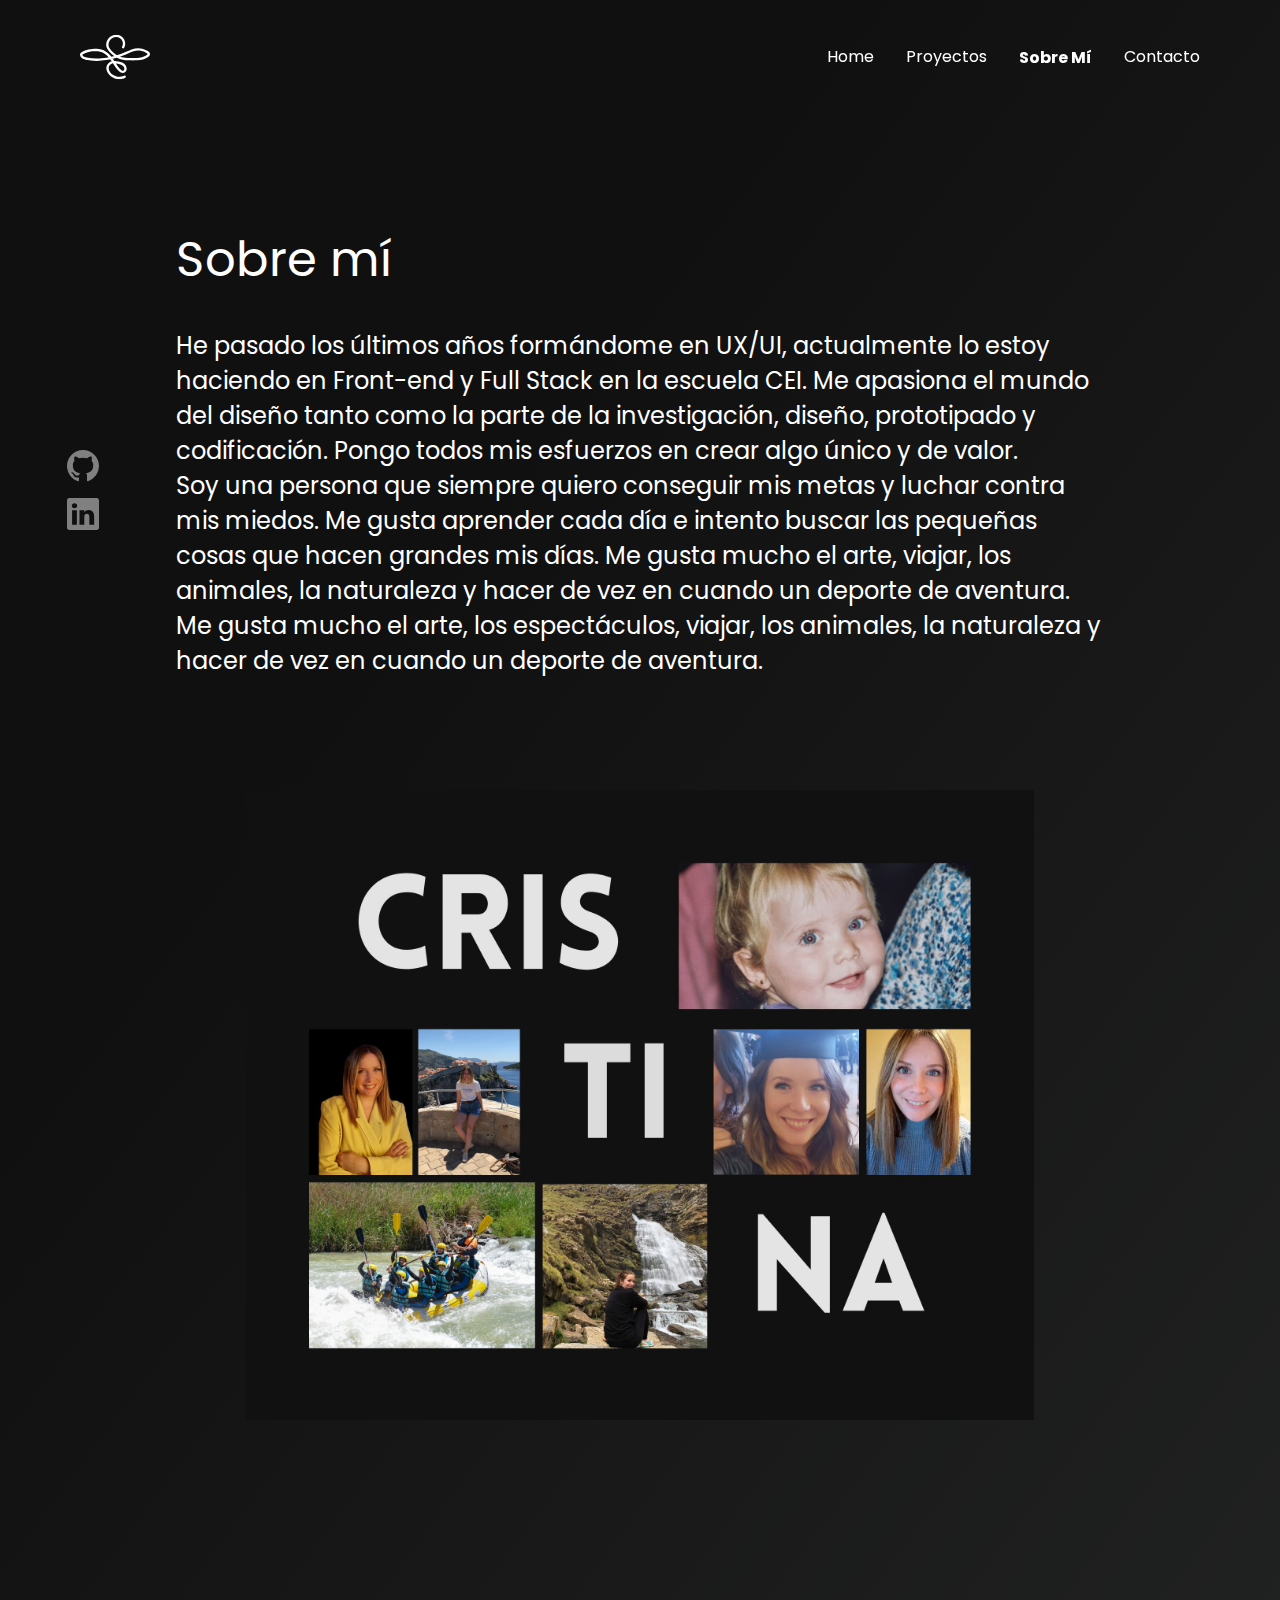
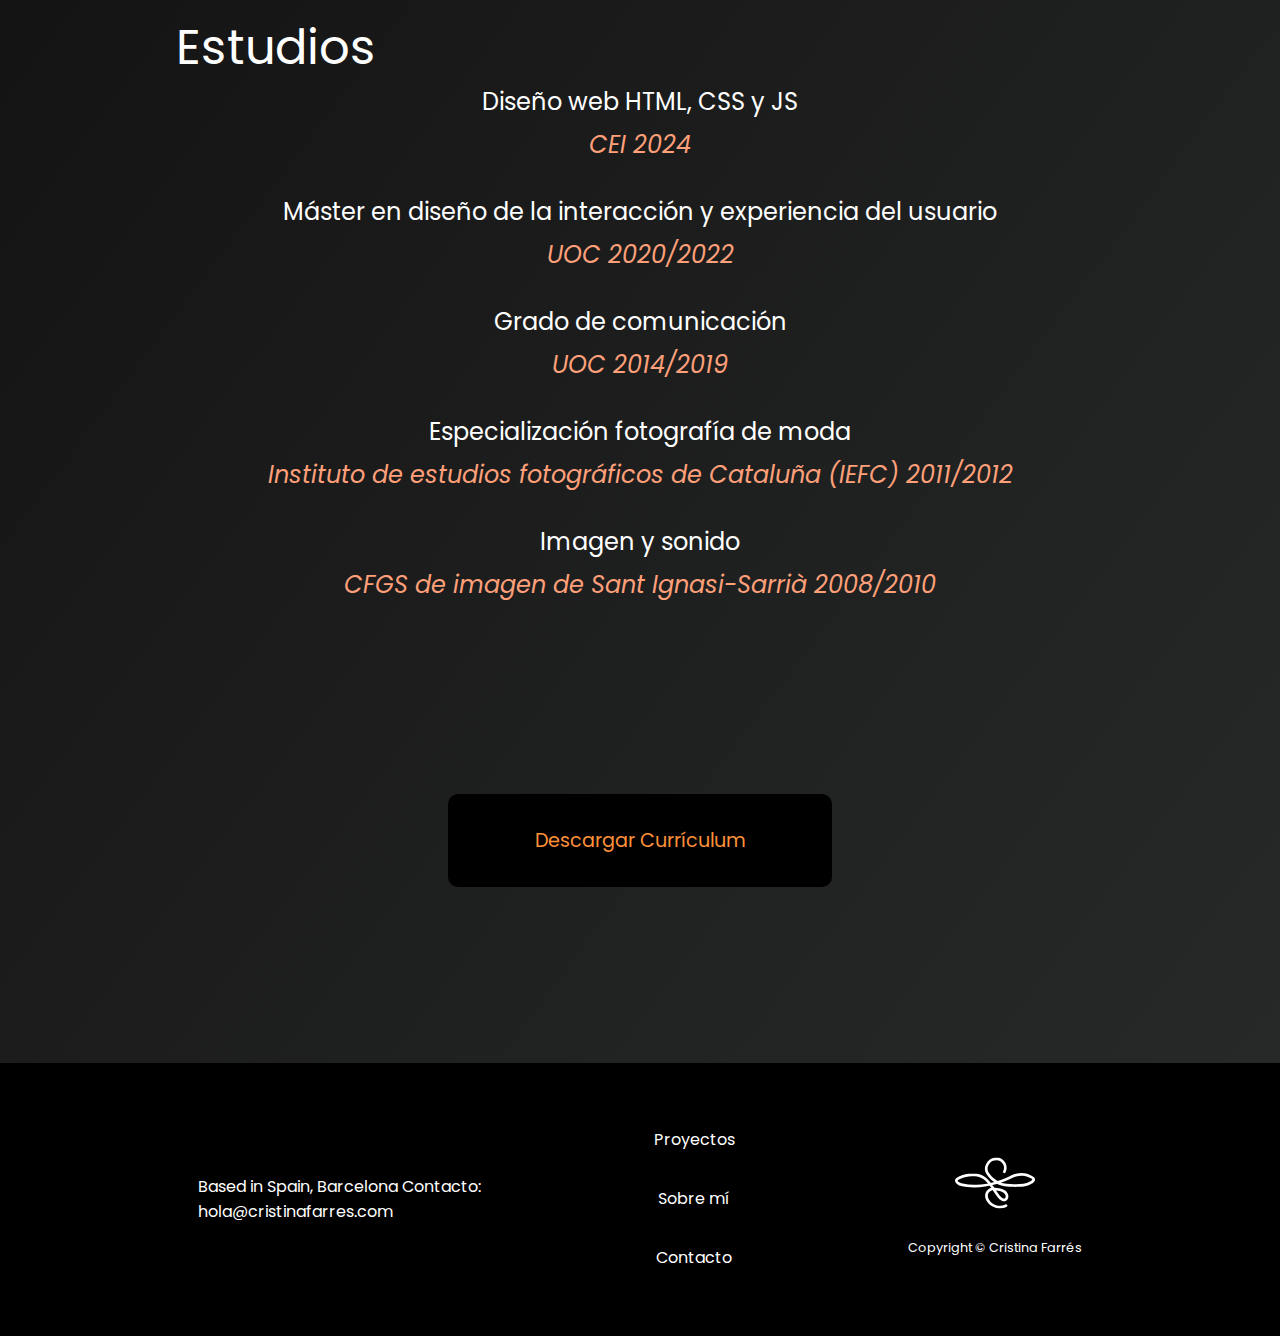
<file: about.html>
<!DOCTYPE html>
<html lang="en">

<head>
    <meta charset="UTF-8">
    <meta name="viewport" content="width=device-width, initial-scale=1.0">
    <!-- Primary Meta Tags -->
    <title>Cristina Farrés About</title>
    <meta name="title" content="Cristina Farrés About" />
    <meta name="description" content="Cristina Farrés Front-end developer and UX/UI designer. Studies and skills." />

    <!-- Open Graph / Facebook -->
    <meta property="og:type" content="website" />
    <meta property="og:url" content="https://cristinafarres.com/about.html" />
    <meta property="og:title" content="Cristina Farrés About" />
    <meta property="og:description"
        content="Cristina Farrés Front-end developer and UX/UI designer. Studies and skills." />
    <meta property="og:image" content="https://metatags.io/images/meta-tags.png" />

    <!-- Twitter -->
    <meta property="twitter:card" content="summary_large_image" />
    <meta property="twitter:url" content="https://cristinafarres.com/about.html" />
    <meta property="twitter:title" content="Cristina Farrés About" />
    <meta property="twitter:description"
        content="Cristina Farrés Front-end developer and UX/UI designer. Studies and skills." />
    <meta property="twitter:image" content="https://metatags.io/images/meta-tags.png" />

    <!-- Meta Tags Generated with https://metatags.io -->
    <link rel="stylesheet" href="css/global.css">
    <link rel="stylesheet" href="css/about.css">

    <script src="js/global.js" defer></script>
    <!-- Fuente -->
    <link rel="preconnect" href="https://fonts.googleapis.com">
    <link rel="preconnect" href="https://fonts.gstatic.com" crossorigin>
    <link
        href="https://fonts.googleapis.com/css2?family=Pacifico&family=Poppins:ital,wght@0,100;0,200;0,300;0,400;0,500;0,600;0,700;0,800;0,900;1,100;1,200;1,300;1,400;1,500;1,600;1,700;1,800;1,900&display=swap"
        rel="stylesheet">
    <!-- Añadir logo en la pagina -->
    <link rel="icon" type="image/png" href="assets/logo.png">

</head>

<body>

    <!-- Header común en todos los html -->

    <header class="Header">
        <h1 class="Header-h1">
            <span class="Header-span">Cristina Farrés</span>
            <a href="index.html" class="Header-a" title="ir al home">
                <svg class="Header-logo" xmlns="http://www.w3.org/2000/svg" width="16" height="16" fill="currentColor"
                    viewBox="0 0 149.09 94.79">
                    <use xlink:href="#logo-svg"></use>
                </svg>

            </a>
        </h1>
        <button class="Header-btn" title="ir a menú navegación apto móvil">
            <svg class="Header-svg" xmlns="http://www.w3.org/2000/svg" width="16" height="16" fill="currentColor"
                viewBox="0 0 16 16">
                <use xlink:href="#Header-svg"></use>
            </svg>
        </button>
        <nav class="Nav">
            <ul class="Nav-ul">
                <li class="Nav-li">
                    <a href="index.html" title="ir a la página de inicio" class="Nav-a">home</a>
                </li>
                <li class="Nav-li">
                    <a href="proyectos.html" title="ir a proyectos" class="Nav-a">proyectos</a>
                </li>
                <li class="Nav-li">
                    <a href="about.html" title="ir a sobre mí" class="Nav-a--isActive">sobre mí</a>
                </li>
                <li class="Nav-li">
                    <a href="contact.html" title="ir a contacto" class="Nav-a">contacto</a>
                </li>
                <li class="Nav-li">
                    <a href="https://github.com/ctyna" title="ir a github" target="_blank" rel="noreferrer"
                        class="Nav-a">github</a>
                </li>
                <li class="Nav-li">
                    <a href="https://www.linkedin.com/in/cristinafarresestragues/" title="ir a linkedin"
                        class="Nav-a">Linkedin</a>
                </li>

            </ul>

        </nav>
    </header>

    <!-- Enlace permanente en todas las páginas a mis redes sociales en el lateral izquierdo del body -->
    <div class="Redes">
        <a href="https://github.com/ctyna" title="ir a github" target="_blank" rel="noreferrer" class="Redes-a">
            <svg class="Red-svg" xmlns="http://www.w3.org/2000/svg" width="16" height="16" fill="currentColor"
                viewBox="0 0 16 16">
                <use xlink:href="#Github-svg"></use>
            </svg>
        </a>

        <a href="https://www.linkedin.com/in/cristinafarresestragues/" class="Redes-a" title="ir a linkedin"
            target="_blank" rel="noreferrer">
            <svg class="Red-svg" xmlns="http://www.w3.org/2000/svg" width="16" height="16" fill="currentColor"
                viewBox="0 0 16 16">
                <use xlink:href="#Linkedin-svg"></use>
            </svg>
        </a>

    </div>
    <main>
        <!-- Explicación un sobre mí -->
        <div class="Main-wrapper">
            <section class="About">

                <div class="About-wrapper">

                    <section class="About-text">

                        <h2 class="About-h2">Sobre mí </h2>
                        <p class="About-p"> He pasado los últimos años formándome en UX/UI, actualmente lo estoy haciendo en Front-end y Full Stack en la escuela CEI.
                            Me apasiona el mundo del diseño tanto como la parte de la investigación, diseño, prototipado y codificación. Pongo todos mis esfuerzos en crear 
                            algo único y de valor. 
                        </p>
                        <p class="About-p">Soy una persona  que siempre quiero conseguir mis metas y luchar contra
                            mis miedos. Me gusta aprender cada día e intento buscar las pequeñas cosas
                            que hacen grandes mis días. Me gusta mucho el arte, viajar, los animales, la naturaleza y hacer de vez en cuando un deporte de aventura. 
                        </p>
                        <p class="About-p"> Me gusta mucho el arte, los espectáculos, viajar, los animales, la naturaleza y hacer de vez en cuando un deporte de aventura. 
                        </p>
                    </section>
                    <div class="About-asset">

                        <img src="assets/collage.jpg" alt="fotografías Cristina Farrés collage"
                            title="fotografías con un collage" width="2000" height="1600" class="About-img" loading="lazy">
                    </div>
                </div>
            </section>
<!-- La formación que tengo -->
            <div class="Formacion">
                <h2 class="Formacion-h2">Estudios</h2>
                <ul class="Formacion-ul">  
                    <li class="Formacion-li">
                        Diseño web HTML, CSS y JS 
                        <span class="Formacion-span">CEI 2024</span>
                    </li>
                    
                    <li class="Formacion-li">
                        Máster en diseño de la interacción y
                        experiencia del usuario 
                        <span class="Formacion-span"> 
                            UOC 2020/2022 </span>
                    </li>  
                     <li class="Formacion-li">
                        Grado de comunicación
                        <span class="Formacion-span">
                            UOC 2014/2019 </span>
                    </li>
                  
                    <li class="Formacion-li">
                      Especialización fotografía de moda  
                        <span class="Formacion-span"> Instituto de estudios fotográficos de Cataluña (IEFC)
                            2011/2012 </span>
                    </li> 
                     <li class="Formacion-li">
                       Imagen y sonido  
                        <span class="Formacion-span">CFGS de imagen de Sant Ignasi-Sarrià
                            2008/2010 </span>
                    </li>
                 
                  

                </ul>

            </div>

        </div>
<!-- Parte para descargar mi currículum -->
        <div class="Main-btn">
            <a class="Main-a" href="assets/CVCristinaFarrés.pdf" download="CVCristinaFarrés">Descargar Currículum</a>

        </div>

    </main>







    <!-- Apartado de los SVG - symbol Global de todos los documentos -->

    <svg class="svg" xmlns="http://www.w3.org/2000/svg" width="16" height="16" fill="currentColor" viewBox="0 0 16 16">

        <symbol id="Header-svg">
            <path fill-rule="evenodd"
                d="M2.5 12a.5.5 0 0 1 .5-.5h10a.5.5 0 0 1 0 1H3a.5.5 0 0 1-.5-.5m0-4a.5.5 0 0 1 .5-.5h10a.5.5 0 0 1 0 1H3a.5.5 0 0 1-.5-.5m0-4a.5.5 0 0 1 .5-.5h10a.5.5 0 0 1 0 1H3a.5.5 0 0 1-.5-.5" />
        </symbol>
        <symbol id="Github-svg">
            <path
                d="M8 0C3.58 0 0 3.58 0 8c0 3.54 2.29 6.53 5.47 7.59.4.07.55-.17.55-.38 0-.19-.01-.82-.01-1.49-2.01.37-2.53-.49-2.69-.94-.09-.23-.48-.94-.82-1.13-.28-.15-.68-.52-.01-.53.63-.01 1.08.58 1.23.82.72 1.21 1.87.87 2.33.66.07-.52.28-.87.51-1.07-1.78-.2-3.64-.89-3.64-3.95 0-.87.31-1.59.82-2.15-.08-.2-.36-1.02.08-2.12 0 0 .67-.21 2.2.82.64-.18 1.32-.27 2-.27s1.36.09 2 .27c1.53-1.04 2.2-.82 2.2-.82.44 1.1.16 1.92.08 2.12.51.56.82 1.27.82 2.15 0 3.07-1.87 3.75-3.65 3.95.29.25.54.73.54 1.48 0 1.07-.01 1.93-.01 2.2 0 .21.15.46.55.38A8.01 8.01 0 0 0 16 8c0-4.42-3.58-8-8-8" />
        </symbol>
        <symbol id="Linkedin-svg">
            <path
                d="M0 1.146C0 .513.526 0 1.175 0h13.65C15.474 0 16 .513 16 1.146v13.708c0 .633-.526 1.146-1.175 1.146H1.175C.526 16 0 15.487 0 14.854zm4.943 12.248V6.169H2.542v7.225zm-1.2-8.212c.837 0 1.358-.554 1.358-1.248-.015-.709-.52-1.248-1.342-1.248S2.4 3.226 2.4 3.934c0 .694.521 1.248 1.327 1.248zm4.908 8.212V9.359c0-.216.016-.432.08-.586.173-.431.568-.878 1.232-.878.869 0 1.216.662 1.216 1.634v3.865h2.401V9.25c0-2.22-1.184-3.252-2.764-3.252-1.274 0-1.845.7-2.165 1.193v.025h-.016l.016-.025V6.169h-2.4c.03.678 0 7.225 0 7.225z" />
        </symbol>



        <svg class="Header-logo" data-name="Capa 2" xmlns="http://www.w3.org/2000/svg" width="16" height="16"
            fill="currentColor" viewBox="0 0 149.09 94.79">
            <symbol id="logo-svg">
                <path
                    d="m94.07,27.81c4.79-8.66,1.59-20.11-6.95-25.09S67.28-.19,60.97,7.46c-3.17,3.84-5.15,8.59-5.31,13.59-.19,5.92,3.25,10.66,6.9,14.98,6.64,7.86,15.48,13.97,25.52,16.52,5.73,1.46,11.69,1.88,17.58,2,5.17.11,10.37.15,15.54-.13s9.95-.88,14.66-2.46c2.29-.77,4.54-1.75,6.61-3s4.52-2.86,5.8-4.99c1.46-2.43.9-5.17-.96-7.19-1.7-1.84-4.19-2.94-6.42-3.98-5.22-2.45-10.71-4.11-16.52-4.12-4.97,0-9.97.95-14.64,2.62-3.08,1.11-5.97,2.57-8.92,3.98-18.56,8.91-39.37,14.31-59.94,15.33-8.96.44-17.89-.17-26.66-2.11-2.59-.57-5.04-1.04-7.14-2.75-.65-.53-1.27-1.13-1.69-1.84-.28-.46-.27-.41-.37-.92.06.3.07,0,0-.08-.24-.34.13-.08-.05.1.04-.04.04-.2.06-.25.11-.3.02.16-.15.34.02-.02.06-.17.08-.17,0,0,.46-.69.14-.25-.25.33.36-.37.47-.48.1-.09.66-.57.35-.33.37-.29.78-.56,1.18-.81,1.07-.67,2.2-1.25,3.35-1.78,3.92-1.82,8.15-3.01,12.42-3.66-.8.12.33-.03.57-.06,1.05-.11,2.11-.21,3.16-.3,2.29-.19,4.59-.32,6.89-.32,5.01,0,10.12.63,14.75,2.65,3.73,1.63,6.91,4.08,9.76,6.94,5.79,5.79,10.08,12.85,14.55,19.66,2.09,3.18,4.22,6.34,6.61,9.3,2.21,2.74,4.86,5.54,8.08,7.08,2.5,1.19,5.32,1.54,7.81.1,2.11-1.22,3.66-3.53,4.16-5.9,1.09-5.16-1.63-10.22-5.68-13.29-4.53-3.43-10.14-4.1-15.58-4.94-4.08-.63-7.96-1.46-11.89.23-4.42,1.9-8.08,5.74-9.41,10.4s.01,9.73,2.42,13.83c4.8,8.17,14.23,13.31,23.59,13.75,4.8.23,9.52-.97,13.78-3.13,2.87-1.45.34-5.77-2.52-4.32-7.76,3.93-16.82,2.88-23.94-1.92-6.11-4.12-12.05-13.1-6.9-20.15,1.1-1.51,2.6-2.7,4.24-3.57.73-.39,1.48-.67,2.29-.87.44-.11.92-.13,1.77-.11,1.86.06,3.55.41,5.43.7,2.53.39,5.07.67,7.55,1.32,4.1,1.06,8.47,3.33,9.78,7.69.5,1.67.48,3.57-.6,5.03-1.14,1.55-2.79,1.38-4.34.54-.55-.3-1.06-.65-1.57-1.01,0,0-.54-.4-.28-.2s-.31-.26-.29-.23c-.55-.46-1.08-.95-1.6-1.46-1.09-1.08-2.09-2.24-3.04-3.44-1.95-2.44-3.99-5.55-5.83-8.36-4.31-6.59-8.53-13.34-13.94-19.1-2.6-2.77-5.52-5.3-8.78-7.26-4.27-2.56-9.05-3.94-13.96-4.57-4.48-.57-9.01-.44-13.5-.05-2.95.25-5.86.57-8.75,1.26-4.65,1.11-9.49,2.8-13.5,5.45-1.93,1.28-3.94,2.96-4.14,5.42-.36,4.4,4.05,7.88,7.61,9.51,1.2.55,2.6.78,3.88,1.08,1.4.33,2.81.63,4.22.9,2.42.46,4.85.83,7.29,1.13,17.64,2.16,35.95-.55,52.97-5.25,9.81-2.71,19.45-6.26,28.57-10.79,6.61-3.28,13.7-5.65,21.39-5.29,5.07.24,9.95,2.09,14.42,4.39.9.46,3.9,1.7,3.76,2.96-.08.69-1.09,1.35-1.58,1.76-.86.72-1.8,1.35-2.77,1.92-7.75,4.62-17.32,4.84-26.09,4.86-10.21.03-21.05.24-30.58-4-4.21-1.87-8.1-4.42-11.54-7.48s-6.78-6.65-9.16-10.64c-4.61-7.71.7-18.17,8.53-21.4s17,.37,19.63,8.28c1.2,3.61,1.04,7.58-.81,10.93-1.56,2.82,2.76,5.34,4.32,2.52h0Z" />
            </symbol>


        </svg>


    </svg>

    <!-- Apartado de SVG específico del documento en concreto -->





    <!-- Footer común en todas las páginas -->

    <footer class="Footer">
        <div class="Footer-wrapper">

            <div class="Footer-direction">
                <span class="Span-h4">Based in Spain, Barcelona</span>
                <span class="Span-h4">Contacto:</span>
                <span class="Span-h5">
                    <a href="mailto:hola@cristinafarres.com" class="Footer-link" title="enviar correo">
                        hola@cristinafarres.com</a>
                </span>


            </div>


            <ul class="Footer-ul">
                <li class="Footer-li">
                    <a href="proyectos.html" class="Footer-a" title="ir a Proyectos">Proyectos</a>
                </li>
                <li class="Footer-li">
                    <a href="about.html" class="Footer-a" title="ir a Sobre mí">Sobre mí</a>
                </li>
                <li class="Footer-li">
                    <a href="contact.html" class="Footer-a" title="ir a Contactos">Contacto</a>
                </li>
            </ul>
            <div class="Footer-logo">
                <svg class="Footer-svg" xmlns="http://www.w3.org/2000/svg" width="16" height="16" fill="currentColor"
                    viewBox="0 0 149.09 94.79">
                    <use xlink:href="#logo-svg"></use>
                </svg>

                <span class="Footer-span">Copyright © Cristina Farrés</span>
            </div>
        </div>

    </footer>




</body>

</html>
</file>
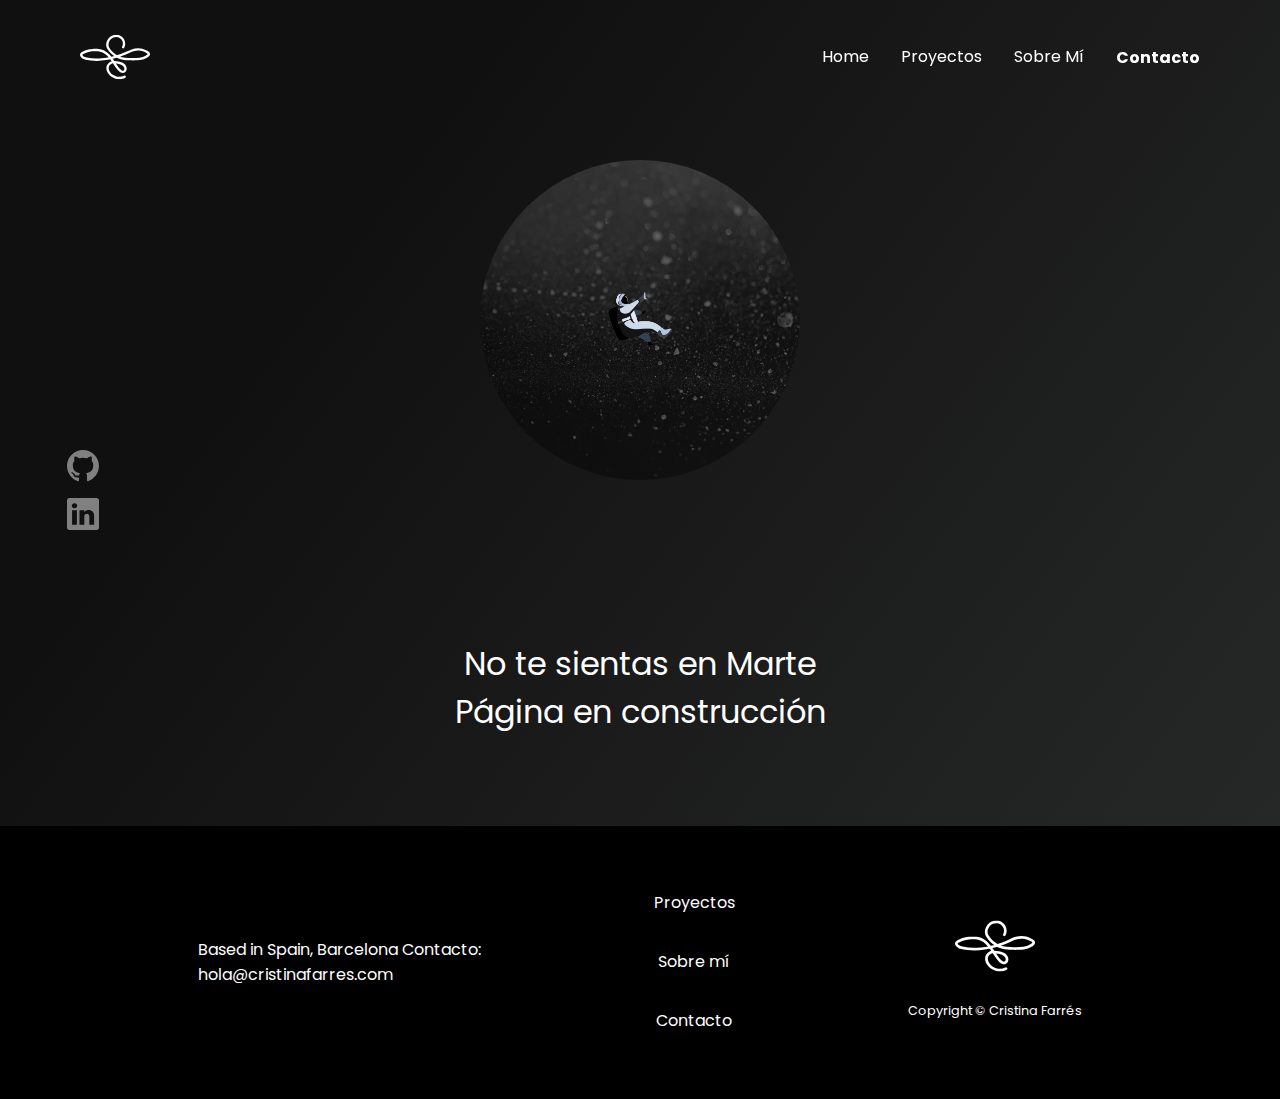
<file: construccion.html>
<!DOCTYPE html>
<html lang="en">

<head>
    <meta charset="UTF-8">
    <meta name="viewport" content="width=device-width, initial-scale=1.0">
    <!-- Primary Meta Tags -->
    <title>Cristina Farrés página en construcción</title>
    <meta name="title" content="Cristina Farrés página en construcción" />
    <meta name="description" content="Proyecto en construcción" />

    <!-- Open Graph / Facebook -->
    <meta property="og:type" content="website" />
    <meta property="og:url" content="https://www.cristinafarres.com/construccion.html" />
    <meta property="og:title" content="Cristina Farrés página en construcción" />
    <meta property="og:description" content="Proyecto en construcción" />
    <meta property="og:image" content="https://metatags.io/images/meta-tags.png" />

    <!-- Twitter -->
    <meta property="twitter:card" content="summary_large_image" />
    <meta property="twitter:url" content="https://www.cristinafarres.com/construccion.html" />
    <meta property="twitter:title" content="Cristina Farrés página en construcción" />
    <meta property="twitter:description" content="Proyecto en construcción" />
    <meta property="twitter:image" content="https://metatags.io/images/meta-tags.png" />

    <!-- Meta Tags Generated with https://metatags.io -->
    <link rel="stylesheet" href="css/global.css">
    <link rel="stylesheet" href="css/construccion.css">
    <script src="js/global.js" defer></script>
    <!-- Fuente -->
    <link rel="preconnect" href="https://fonts.googleapis.com">
    <link rel="preconnect" href="https://fonts.gstatic.com" crossorigin>
    <link
        href="https://fonts.googleapis.com/css2?family=Pacifico&family=Poppins:ital,wght@0,100;0,200;0,300;0,400;0,500;0,600;0,700;0,800;0,900;1,100;1,200;1,300;1,400;1,500;1,600;1,700;1,800;1,900&display=swap"
        rel="stylesheet">
    <!-- Añadir logo en la pagina -->
    <link rel="icon" type="image/png" href="assets/logo.png">

</head>

<body>
    <!-- Header común en todos los html -->

    <header class="Header">
        <h1 class="Header-h1">
            <span class="Header-span">Cristina Farrés</span>
            <a href="index.html" class="Header-a" title="ir al home">
                <svg class="Header-logo" xmlns="http://www.w3.org/2000/svg" width="16" height="16" fill="currentColor"
                    viewBox="0 0 149.09 94.79">
                    <use xlink:href="#logo-svg"></use>
                </svg>

            </a>
        </h1>
        <button class="Header-btn" title="ir a menú navegación apto móvil">
            <svg class="Header-svg" xmlns="http://www.w3.org/2000/svg" width="16" height="16" fill="currentColor"
                viewBox="0 0 16 16">
                <use xlink:href="#Header-svg"></use>
            </svg>
        </button>
        <nav class="Nav">
            <ul class="Nav-ul">
                <li class="Nav-li">
                    <a href="index.html" title="ir a la página de inicio" class="Nav-a">home</a>
                </li>
                <li class="Nav-li">
                    <a href="proyectos.html" title="ir a proyectos" class="Nav-a">proyectos</a>
                </li>
                <li class="Nav-li">
                    <a href="about.html" title="ir a sobre mí" class="Nav-a">sobre mí</a>
                </li>
                <li class="Nav-li">
                    <a href="contact.html" title="ir a contacto" class="Nav-a--isActive">contacto</a>
                </li>
                <li class="Nav-li">
                    <a href="https://github.com/ctyna" title="ir a github" target="_blank" rel="noreferrer"
                        class="Nav-a">github</a>
                </li>
                <li class="Nav-li">
                    <a href="https://www.linkedin.com/in/cristinafarresestragues/" title="ir a linkedin"
                        class="Nav-a">Linkedin</a>
                </li>

            </ul>

        </nav>
    </header>
    <!-- Enlace permanente en todas las páginas a mis redes sociales en el lateral izquierdo del body -->
    <div class="Redes">
        <a href="https://github.com/ctyna" title="ir a github" target="_blank" rel="noreferrer" class="Redes-a">
            <svg class="Red-svg" xmlns="http://www.w3.org/2000/svg" width="16" height="16" fill="currentColor"
                viewBox="0 0 16 16">
                <use xlink:href="#Github-svg"></use>
            </svg>
        </a>

        <a href="https://www.linkedin.com/in/cristinafarresestragues/" class="Redes-a" title="ir a linkedin"
            target="_blank" rel="noreferrer">
            <svg class="Red-svg" xmlns="http://www.w3.org/2000/svg" width="16" height="16" fill="currentColor"
                viewBox="0 0 16 16">
                <use xlink:href="#Linkedin-svg"></use>
            </svg>
        </a>

    </div>


    <Main>

        <!-- Pequeña animación dónde aparece un astronauta en un fondo giratorio -->
        <div class="Container">
            <div class="Container-asset">
                <picture class="Container-picture">
                    <source srcset="assets/bg.jpg" type="image/webp" media="(max-width:1200px)">
                    <source srcset="assets/bg.webp" type="image/webp" media="(max-width:1200px)">
                    <img class="Container-img" src="assets/bg.webp" width="564" height="531"
                        alt="Editorial goldandblack retrato" title="Editorial goldandblack" loading="lazy">
                </picture>



                <img class="Container-png" src="assets/astronauta.png" alt="astronauta " title="astronauta">
            </div>
            <span class="Container-span">No te sientas en Marte</span>
            <span class="Container-span">Página en construcción</span>
        </div>

    </Main>


    <!-- Apartado de los SVG - symbol Global de todos los documentos -->

    <svg class="svg" xmlns="http://www.w3.org/2000/svg" width="16" height="16" fill="currentColor" viewBox="0 0 16 16">

        <symbol id="Header-svg">
            <path fill-rule="evenodd"
                d="M2.5 12a.5.5 0 0 1 .5-.5h10a.5.5 0 0 1 0 1H3a.5.5 0 0 1-.5-.5m0-4a.5.5 0 0 1 .5-.5h10a.5.5 0 0 1 0 1H3a.5.5 0 0 1-.5-.5m0-4a.5.5 0 0 1 .5-.5h10a.5.5 0 0 1 0 1H3a.5.5 0 0 1-.5-.5" />
        </symbol>
        <symbol id="Github-svg">
            <path
                d="M8 0C3.58 0 0 3.58 0 8c0 3.54 2.29 6.53 5.47 7.59.4.07.55-.17.55-.38 0-.19-.01-.82-.01-1.49-2.01.37-2.53-.49-2.69-.94-.09-.23-.48-.94-.82-1.13-.28-.15-.68-.52-.01-.53.63-.01 1.08.58 1.23.82.72 1.21 1.87.87 2.33.66.07-.52.28-.87.51-1.07-1.78-.2-3.64-.89-3.64-3.95 0-.87.31-1.59.82-2.15-.08-.2-.36-1.02.08-2.12 0 0 .67-.21 2.2.82.64-.18 1.32-.27 2-.27s1.36.09 2 .27c1.53-1.04 2.2-.82 2.2-.82.44 1.1.16 1.92.08 2.12.51.56.82 1.27.82 2.15 0 3.07-1.87 3.75-3.65 3.95.29.25.54.73.54 1.48 0 1.07-.01 1.93-.01 2.2 0 .21.15.46.55.38A8.01 8.01 0 0 0 16 8c0-4.42-3.58-8-8-8" />
        </symbol>
        <symbol id="Linkedin-svg">
            <path
                d="M0 1.146C0 .513.526 0 1.175 0h13.65C15.474 0 16 .513 16 1.146v13.708c0 .633-.526 1.146-1.175 1.146H1.175C.526 16 0 15.487 0 14.854zm4.943 12.248V6.169H2.542v7.225zm-1.2-8.212c.837 0 1.358-.554 1.358-1.248-.015-.709-.52-1.248-1.342-1.248S2.4 3.226 2.4 3.934c0 .694.521 1.248 1.327 1.248zm4.908 8.212V9.359c0-.216.016-.432.08-.586.173-.431.568-.878 1.232-.878.869 0 1.216.662 1.216 1.634v3.865h2.401V9.25c0-2.22-1.184-3.252-2.764-3.252-1.274 0-1.845.7-2.165 1.193v.025h-.016l.016-.025V6.169h-2.4c.03.678 0 7.225 0 7.225z" />
        </symbol>



        <svg class="Header-logo" data-name="Capa 2" xmlns="http://www.w3.org/2000/svg" width="16" height="16"
            fill="currentColor" viewBox="0 0 149.09 94.79">
            <symbol id="logo-svg">
                <path
                    d="m94.07,27.81c4.79-8.66,1.59-20.11-6.95-25.09S67.28-.19,60.97,7.46c-3.17,3.84-5.15,8.59-5.31,13.59-.19,5.92,3.25,10.66,6.9,14.98,6.64,7.86,15.48,13.97,25.52,16.52,5.73,1.46,11.69,1.88,17.58,2,5.17.11,10.37.15,15.54-.13s9.95-.88,14.66-2.46c2.29-.77,4.54-1.75,6.61-3s4.52-2.86,5.8-4.99c1.46-2.43.9-5.17-.96-7.19-1.7-1.84-4.19-2.94-6.42-3.98-5.22-2.45-10.71-4.11-16.52-4.12-4.97,0-9.97.95-14.64,2.62-3.08,1.11-5.97,2.57-8.92,3.98-18.56,8.91-39.37,14.31-59.94,15.33-8.96.44-17.89-.17-26.66-2.11-2.59-.57-5.04-1.04-7.14-2.75-.65-.53-1.27-1.13-1.69-1.84-.28-.46-.27-.41-.37-.92.06.3.07,0,0-.08-.24-.34.13-.08-.05.1.04-.04.04-.2.06-.25.11-.3.02.16-.15.34.02-.02.06-.17.08-.17,0,0,.46-.69.14-.25-.25.33.36-.37.47-.48.1-.09.66-.57.35-.33.37-.29.78-.56,1.18-.81,1.07-.67,2.2-1.25,3.35-1.78,3.92-1.82,8.15-3.01,12.42-3.66-.8.12.33-.03.57-.06,1.05-.11,2.11-.21,3.16-.3,2.29-.19,4.59-.32,6.89-.32,5.01,0,10.12.63,14.75,2.65,3.73,1.63,6.91,4.08,9.76,6.94,5.79,5.79,10.08,12.85,14.55,19.66,2.09,3.18,4.22,6.34,6.61,9.3,2.21,2.74,4.86,5.54,8.08,7.08,2.5,1.19,5.32,1.54,7.81.1,2.11-1.22,3.66-3.53,4.16-5.9,1.09-5.16-1.63-10.22-5.68-13.29-4.53-3.43-10.14-4.1-15.58-4.94-4.08-.63-7.96-1.46-11.89.23-4.42,1.9-8.08,5.74-9.41,10.4s.01,9.73,2.42,13.83c4.8,8.17,14.23,13.31,23.59,13.75,4.8.23,9.52-.97,13.78-3.13,2.87-1.45.34-5.77-2.52-4.32-7.76,3.93-16.82,2.88-23.94-1.92-6.11-4.12-12.05-13.1-6.9-20.15,1.1-1.51,2.6-2.7,4.24-3.57.73-.39,1.48-.67,2.29-.87.44-.11.92-.13,1.77-.11,1.86.06,3.55.41,5.43.7,2.53.39,5.07.67,7.55,1.32,4.1,1.06,8.47,3.33,9.78,7.69.5,1.67.48,3.57-.6,5.03-1.14,1.55-2.79,1.38-4.34.54-.55-.3-1.06-.65-1.57-1.01,0,0-.54-.4-.28-.2s-.31-.26-.29-.23c-.55-.46-1.08-.95-1.6-1.46-1.09-1.08-2.09-2.24-3.04-3.44-1.95-2.44-3.99-5.55-5.83-8.36-4.31-6.59-8.53-13.34-13.94-19.1-2.6-2.77-5.52-5.3-8.78-7.26-4.27-2.56-9.05-3.94-13.96-4.57-4.48-.57-9.01-.44-13.5-.05-2.95.25-5.86.57-8.75,1.26-4.65,1.11-9.49,2.8-13.5,5.45-1.93,1.28-3.94,2.96-4.14,5.42-.36,4.4,4.05,7.88,7.61,9.51,1.2.55,2.6.78,3.88,1.08,1.4.33,2.81.63,4.22.9,2.42.46,4.85.83,7.29,1.13,17.64,2.16,35.95-.55,52.97-5.25,9.81-2.71,19.45-6.26,28.57-10.79,6.61-3.28,13.7-5.65,21.39-5.29,5.07.24,9.95,2.09,14.42,4.39.9.46,3.9,1.7,3.76,2.96-.08.69-1.09,1.35-1.58,1.76-.86.72-1.8,1.35-2.77,1.92-7.75,4.62-17.32,4.84-26.09,4.86-10.21.03-21.05.24-30.58-4-4.21-1.87-8.1-4.42-11.54-7.48s-6.78-6.65-9.16-10.64c-4.61-7.71.7-18.17,8.53-21.4s17,.37,19.63,8.28c1.2,3.61,1.04,7.58-.81,10.93-1.56,2.82,2.76,5.34,4.32,2.52h0Z" />
            </symbol>


        </svg>


    </svg>



    <!-- Footer común en todas las páginas -->

    <footer class="Footer">
        <div class="Footer-wrapper">

            <div class="Footer-direction">
                <span class="Span-h4">Based in Spain, Barcelona</span>
                <span class="Span-h4">Contacto:</span>
                <span class="Span-h5">
                    <a href="mailto:hola@cristinafarres.com" class="Footer-link" title="enviar correo">
                        hola@cristinafarres.com</a>
                </span>


            </div>


            <ul class="Footer-ul">
                <li class="Footer-li">
                    <a href="proyectos.html" class="Footer-a" title="ir a Proyectos">Proyectos</a>
                </li>
                <li class="Footer-li">
                    <a href="about.html" class="Footer-a" title="ir a Sobre mí">Sobre mí</a>
                </li>
                <li class="Footer-li">
                    <a href="contact.html" class="Footer-a" title="ir a Contactos">Contacto</a>
                </li>
            </ul>
            <div class="Footer-logo">
                <svg class="Footer-svg" xmlns="http://www.w3.org/2000/svg" width="16" height="16" fill="currentColor"
                    viewBox="0 0 149.09 94.79">
                    <use xlink:href="#logo-svg"></use>
                </svg>

                <span class="Footer-span">Copyright © Cristina Farrés</span>
            </div>
        </div>

    </footer>



</body>







</html>
</file>
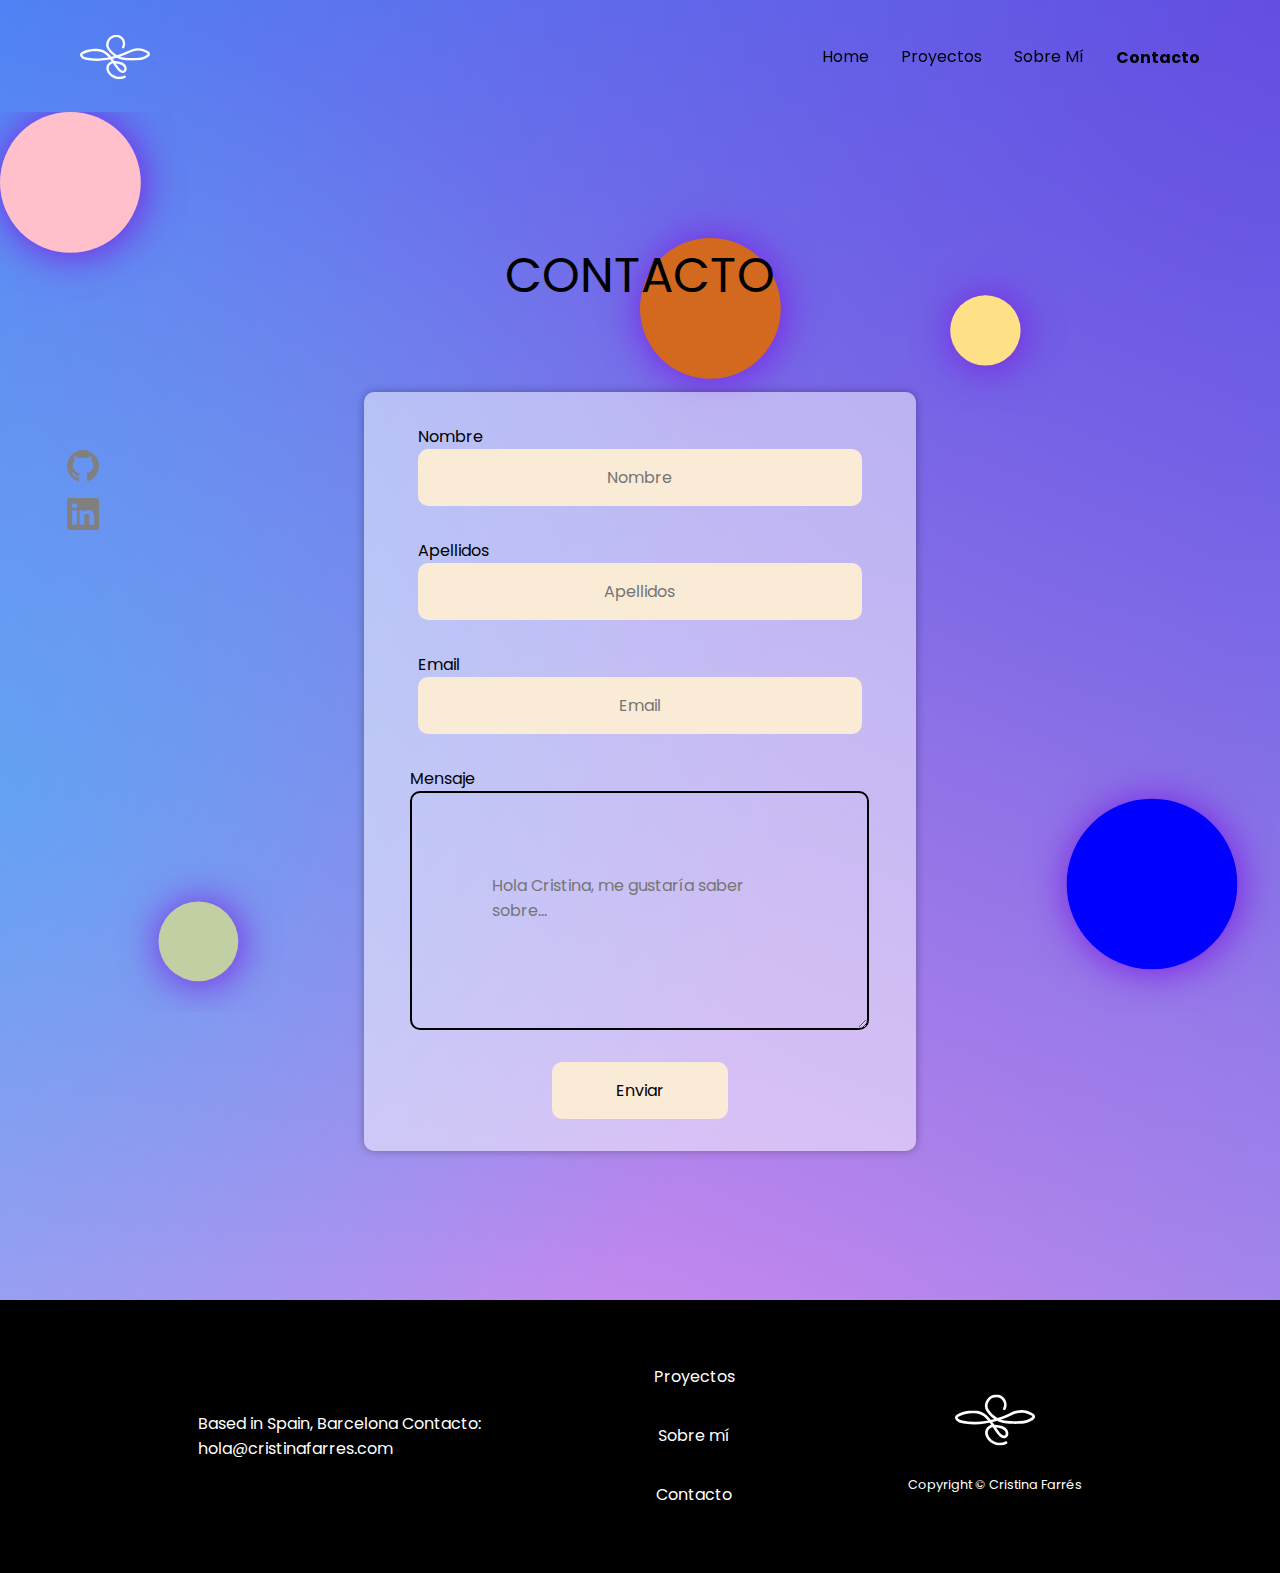
<file: contact.html>
<!DOCTYPE html>
<html lang="en">

<head>
    <meta charset="UTF-8">
    <meta name="viewport" content="width=device-width, initial-scale=1.0">
    <!-- Primary Meta Tags -->
    <title>Contacto Cristina Farrés</title>
    <meta name="title" content="Contacto Cristina Farrés" />
    <meta name="description" content="Formulario de contacto de Cristina Farrés" />

    <!-- Open Graph / Facebook -->
    <meta property="og:type" content="website" />
    <meta property="og:url" content="https://cristinafarres.com/contact.html" />
    <meta property="og:title" content="Contacto Cristina Farrés" />
    <meta property="og:description" content="Formulario de contacto de Cristina Farrés" />
    <meta property="og:image" content="https://metatags.io/images/meta-tags.png" />

    <!-- Twitter -->
    <meta property="twitter:card" content="summary_large_image" />
    <meta property="twitter:url" content="https://cristinafarres.com/contact.html" />
    <meta property="twitter:title" content="Contacto Cristina Farrés" />
    <meta property="twitter:description" content="Formulario de contacto de Cristina Farrés" />
    <meta property="twitter:image" content="https://metatags.io/images/meta-tags.png" />

    <!-- Meta Tags Generated with https://metatags.io -->
    <link rel="stylesheet" href="css/global.css">
    <link rel="stylesheet" href="css/contact.css">
    <script src="js/global.js" defer></script>
    <!-- Fuente -->
    <link rel="preconnect" href="https://fonts.googleapis.com">
    <link rel="preconnect" href="https://fonts.gstatic.com" crossorigin>
    <link
        href="https://fonts.googleapis.com/css2?family=Pacifico&family=Poppins:ital,wght@0,100;0,200;0,300;0,400;0,500;0,600;0,700;0,800;0,900;1,100;1,200;1,300;1,400;1,500;1,600;1,700;1,800;1,900&display=swap"
        rel="stylesheet">
         <!-- Añadir logo en la pagina -->
         <link rel="icon" type="image/png" href="assets/logo.png">

</head>

<body>
    <!-- Header común en todos los html -->

    <header class="Header">
        <h1 class="Header-h1">
            <span class="Header-span">Cristina Farrés</span>
            <a href="index.html" class="Header-a" title="ir al home">
                <svg class="Header-logo" xmlns="http://www.w3.org/2000/svg" width="16" height="16" fill="currentColor"
                    viewBox="0 0 149.09 94.79">
                    <use xlink:href="#logo-svg"></use>
                </svg>

            </a>
        </h1>
        <button class="Header-btn" title="ir a menú navegación apto móvil">
            <svg class="Header-svg" xmlns="http://www.w3.org/2000/svg" width="16" height="16" fill="currentColor"
                viewBox="0 0 16 16">
                <use xlink:href="#Header-svg"></use>
            </svg>
        </button>
        <nav class="Nav">
            <ul class="Nav-ul">
                <li class="Nav-li">
                    <a href="index.html" title="ir a la página de inicio" class="Nav-a">home</a>
                </li>
                <li class="Nav-li">
                    <a href="proyectos.html" title="ir a proyectos" class="Nav-a">proyectos</a>
                </li>
                <li class="Nav-li">
                    <a href="about.html" title="ir a sobre mí" class="Nav-a">sobre mí</a>
                </li>
                <li class="Nav-li">
                    <a href="contact.html" title="ir a contacto" class="Nav-a--isActive">contacto</a>
                </li>
                <li class="Nav-li">
                    <a href="https://github.com/ctyna" title="ir a github" target="_blank" rel="noreferrer"
                        class="Nav-a">github</a>
                </li>
                <li class="Nav-li">
                    <a href="https://www.linkedin.com/in/cristinafarresestragues/" title="ir a linkedin"
                        class="Nav-a">Linkedin</a>
                </li>

            </ul>

        </nav>
    </header>



    <Main>
        <!-- Animación en el fondo rescatada del inicio de la página -->

        <div class="Flotantes">
            <svg class="Flotantes-svg" viewBox="0 0 120 120" version="1.1" xmlns="http://www.w3.org/2000/svg">
                <circle cx="60" cy="60" r="60" />
            </svg>
            <svg class="Flotantes-svg" viewBox="0 0 120 120" version="1.1" xmlns="http://www.w3.org/2000/svg">
                <circle cx="60" cy="60" r="60" />
            </svg>
            <svg class="Flotantes-svg" viewBox="0 0 120 120" version="1.1" xmlns="http://www.w3.org/2000/svg">
                <circle cx="60" cy="60" r="55" />
            </svg>
            <svg class="Flotantes-svg" viewBox="0 0 120 120" version="1.1" xmlns="http://www.w3.org/2000/svg">
                <circle cx="60" cy="60" r="40" />
            </svg>
            <svg class="Flotantes-svg" viewBox="0 0 120 120" version="1.1" xmlns="http://www.w3.org/2000/svg">
                <circle cx="60" cy="60" r="34" />
            </svg>
            <svg class="Flotantes-svg" viewBox="0 0 120 120" version="1.1" xmlns="http://www.w3.org/2000/svg">
                <circle cx="60" cy="60" r="55" />
            </svg>
        </div>

        <!-- Enlace permanente en todas las páginas a mis redes sociales en el lateral izquierdo del body -->
        <div class="Redes">
            <a href="https://github.com/ctyna" title="ir a github" target="_blank" rel="noreferrer" class="Redes-a">
                <svg class="Red-svg" xmlns="http://www.w3.org/2000/svg" width="16" height="16" fill="currentColor"
                    viewBox="0 0 16 16">
                    <use xlink:href="#Github-svg"></use>
                </svg>
            </a>

            <a href="https://www.linkedin.com/in/cristinafarresestragues/" class="Redes-a" title="ir a linkedin"
                target="_blank" rel="noreferrer">
                <svg class="Red-svg" xmlns="http://www.w3.org/2000/svg" width="16" height="16" fill="currentColor"
                    viewBox="0 0 16 16">
                    <use xlink:href="#Linkedin-svg"></use>
                </svg>
            </a>

        </div>


        <!-- Formulario de contacto -->
        <div class="Main-wrapper">
            <h2 class="Main-h2">contacto</h2>

            <div class="Container">


                <div class="Formulario">
                    <form class="Formulario-form" action="#" method="post" enctype="multipart/form-data">
                        <div class="Formulario-text">
                            <div class="Formulario-name">
                                <label for="nombre">Nombre</label>
                                <input type="text" id="nombre" name="nombre" placeholder="Nombre" autocomplete="off"
                                    required>
                            </div>
                            <div class="Formulario-apellidos">
                                <label for="apellidos">Apellidos</label>
                                <input type="text" id="apellidos" name="apellidos" placeholder="Apellidos" required>
                            </div>
                        </div>
                        <div class="Formulario-email">
                            <label for="email">Email</label>
                            <input type="email" id="email" name="email" placeholder="Email" required>
                        </div>
                        <div class="Formulario-mensaje">
                            <label for="text">Mensaje</label>
                            <textarea id="text" name="text" rows="3"
                                placeholder="Hola Cristina, me gustaría saber sobre..." required></textarea>
                        </div>

                        <input type="submit" value="Enviar" class="Formulario-btn">

                    </form>
                </div>

            </div>





        </div>
    </Main>


    <!-- Apartado de los SVG - symbol Global de todos los documentos -->

    <svg class="svg" xmlns="http://www.w3.org/2000/svg" width="16" height="16" fill="currentColor" viewBox="0 0 16 16">

        <symbol id="Header-svg">
            <path fill-rule="evenodd"
                d="M2.5 12a.5.5 0 0 1 .5-.5h10a.5.5 0 0 1 0 1H3a.5.5 0 0 1-.5-.5m0-4a.5.5 0 0 1 .5-.5h10a.5.5 0 0 1 0 1H3a.5.5 0 0 1-.5-.5m0-4a.5.5 0 0 1 .5-.5h10a.5.5 0 0 1 0 1H3a.5.5 0 0 1-.5-.5" />
        </symbol>
        <symbol id="Github-svg">
            <path
                d="M8 0C3.58 0 0 3.58 0 8c0 3.54 2.29 6.53 5.47 7.59.4.07.55-.17.55-.38 0-.19-.01-.82-.01-1.49-2.01.37-2.53-.49-2.69-.94-.09-.23-.48-.94-.82-1.13-.28-.15-.68-.52-.01-.53.63-.01 1.08.58 1.23.82.72 1.21 1.87.87 2.33.66.07-.52.28-.87.51-1.07-1.78-.2-3.64-.89-3.64-3.95 0-.87.31-1.59.82-2.15-.08-.2-.36-1.02.08-2.12 0 0 .67-.21 2.2.82.64-.18 1.32-.27 2-.27s1.36.09 2 .27c1.53-1.04 2.2-.82 2.2-.82.44 1.1.16 1.92.08 2.12.51.56.82 1.27.82 2.15 0 3.07-1.87 3.75-3.65 3.95.29.25.54.73.54 1.48 0 1.07-.01 1.93-.01 2.2 0 .21.15.46.55.38A8.01 8.01 0 0 0 16 8c0-4.42-3.58-8-8-8" />
        </symbol>
        <symbol id="Linkedin-svg">
            <path
                d="M0 1.146C0 .513.526 0 1.175 0h13.65C15.474 0 16 .513 16 1.146v13.708c0 .633-.526 1.146-1.175 1.146H1.175C.526 16 0 15.487 0 14.854zm4.943 12.248V6.169H2.542v7.225zm-1.2-8.212c.837 0 1.358-.554 1.358-1.248-.015-.709-.52-1.248-1.342-1.248S2.4 3.226 2.4 3.934c0 .694.521 1.248 1.327 1.248zm4.908 8.212V9.359c0-.216.016-.432.08-.586.173-.431.568-.878 1.232-.878.869 0 1.216.662 1.216 1.634v3.865h2.401V9.25c0-2.22-1.184-3.252-2.764-3.252-1.274 0-1.845.7-2.165 1.193v.025h-.016l.016-.025V6.169h-2.4c.03.678 0 7.225 0 7.225z" />
        </symbol>



        <svg class="Header-logo" data-name="Capa 2" xmlns="http://www.w3.org/2000/svg" width="16" height="16"
            fill="currentColor" viewBox="0 0 149.09 94.79">
            <symbol id="logo-svg">
                <path
                    d="m94.07,27.81c4.79-8.66,1.59-20.11-6.95-25.09S67.28-.19,60.97,7.46c-3.17,3.84-5.15,8.59-5.31,13.59-.19,5.92,3.25,10.66,6.9,14.98,6.64,7.86,15.48,13.97,25.52,16.52,5.73,1.46,11.69,1.88,17.58,2,5.17.11,10.37.15,15.54-.13s9.95-.88,14.66-2.46c2.29-.77,4.54-1.75,6.61-3s4.52-2.86,5.8-4.99c1.46-2.43.9-5.17-.96-7.19-1.7-1.84-4.19-2.94-6.42-3.98-5.22-2.45-10.71-4.11-16.52-4.12-4.97,0-9.97.95-14.64,2.62-3.08,1.11-5.97,2.57-8.92,3.98-18.56,8.91-39.37,14.31-59.94,15.33-8.96.44-17.89-.17-26.66-2.11-2.59-.57-5.04-1.04-7.14-2.75-.65-.53-1.27-1.13-1.69-1.84-.28-.46-.27-.41-.37-.92.06.3.07,0,0-.08-.24-.34.13-.08-.05.1.04-.04.04-.2.06-.25.11-.3.02.16-.15.34.02-.02.06-.17.08-.17,0,0,.46-.69.14-.25-.25.33.36-.37.47-.48.1-.09.66-.57.35-.33.37-.29.78-.56,1.18-.81,1.07-.67,2.2-1.25,3.35-1.78,3.92-1.82,8.15-3.01,12.42-3.66-.8.12.33-.03.57-.06,1.05-.11,2.11-.21,3.16-.3,2.29-.19,4.59-.32,6.89-.32,5.01,0,10.12.63,14.75,2.65,3.73,1.63,6.91,4.08,9.76,6.94,5.79,5.79,10.08,12.85,14.55,19.66,2.09,3.18,4.22,6.34,6.61,9.3,2.21,2.74,4.86,5.54,8.08,7.08,2.5,1.19,5.32,1.54,7.81.1,2.11-1.22,3.66-3.53,4.16-5.9,1.09-5.16-1.63-10.22-5.68-13.29-4.53-3.43-10.14-4.1-15.58-4.94-4.08-.63-7.96-1.46-11.89.23-4.42,1.9-8.08,5.74-9.41,10.4s.01,9.73,2.42,13.83c4.8,8.17,14.23,13.31,23.59,13.75,4.8.23,9.52-.97,13.78-3.13,2.87-1.45.34-5.77-2.52-4.32-7.76,3.93-16.82,2.88-23.94-1.92-6.11-4.12-12.05-13.1-6.9-20.15,1.1-1.51,2.6-2.7,4.24-3.57.73-.39,1.48-.67,2.29-.87.44-.11.92-.13,1.77-.11,1.86.06,3.55.41,5.43.7,2.53.39,5.07.67,7.55,1.32,4.1,1.06,8.47,3.33,9.78,7.69.5,1.67.48,3.57-.6,5.03-1.14,1.55-2.79,1.38-4.34.54-.55-.3-1.06-.65-1.57-1.01,0,0-.54-.4-.28-.2s-.31-.26-.29-.23c-.55-.46-1.08-.95-1.6-1.46-1.09-1.08-2.09-2.24-3.04-3.44-1.95-2.44-3.99-5.55-5.83-8.36-4.31-6.59-8.53-13.34-13.94-19.1-2.6-2.77-5.52-5.3-8.78-7.26-4.27-2.56-9.05-3.94-13.96-4.57-4.48-.57-9.01-.44-13.5-.05-2.95.25-5.86.57-8.75,1.26-4.65,1.11-9.49,2.8-13.5,5.45-1.93,1.28-3.94,2.96-4.14,5.42-.36,4.4,4.05,7.88,7.61,9.51,1.2.55,2.6.78,3.88,1.08,1.4.33,2.81.63,4.22.9,2.42.46,4.85.83,7.29,1.13,17.64,2.16,35.95-.55,52.97-5.25,9.81-2.71,19.45-6.26,28.57-10.79,6.61-3.28,13.7-5.65,21.39-5.29,5.07.24,9.95,2.09,14.42,4.39.9.46,3.9,1.7,3.76,2.96-.08.69-1.09,1.35-1.58,1.76-.86.72-1.8,1.35-2.77,1.92-7.75,4.62-17.32,4.84-26.09,4.86-10.21.03-21.05.24-30.58-4-4.21-1.87-8.1-4.42-11.54-7.48s-6.78-6.65-9.16-10.64c-4.61-7.71.7-18.17,8.53-21.4s17,.37,19.63,8.28c1.2,3.61,1.04,7.58-.81,10.93-1.56,2.82,2.76,5.34,4.32,2.52h0Z" />
            </symbol>


        </svg>


    </svg>



    <!-- Footer común en todas las páginas -->

    <footer class="Footer">
        <div class="Footer-wrapper">

            <div class="Footer-direction">
                <span class="Span-h4">Based in Spain, Barcelona</span>
                <span class="Span-h4">Contacto:</span>
                <span class="Span-h5">
                    <a href="mailto:hola@cristinafarres.com" class="Footer-link" title="enviar correo">
                        hola@cristinafarres.com</a>
                </span>


            </div>


            <ul class="Footer-ul">
                <li class="Footer-li">
                    <a href="proyectos.html" class="Footer-a" title="ir a Proyectos">Proyectos</a>
                </li>
                <li class="Footer-li">
                    <a href="about.html" class="Footer-a" title="ir a Sobre mí">Sobre mí</a>
                </li>
                <li class="Footer-li">
                    <a href="contact.html" class="Footer-a" title="ir a Contactos">Contacto</a>
                </li>
            </ul>
            <div class="Footer-logo">
                <svg class="Footer-svg" xmlns="http://www.w3.org/2000/svg" width="16" height="16" fill="currentColor"
                    viewBox="0 0 149.09 94.79">
                    <use xlink:href="#logo-svg"></use>
                </svg>

                <span class="Footer-span">Copyright © Cristina Farrés</span>
            </div>
        </div>

    </footer>



</body>







</html>
</file>
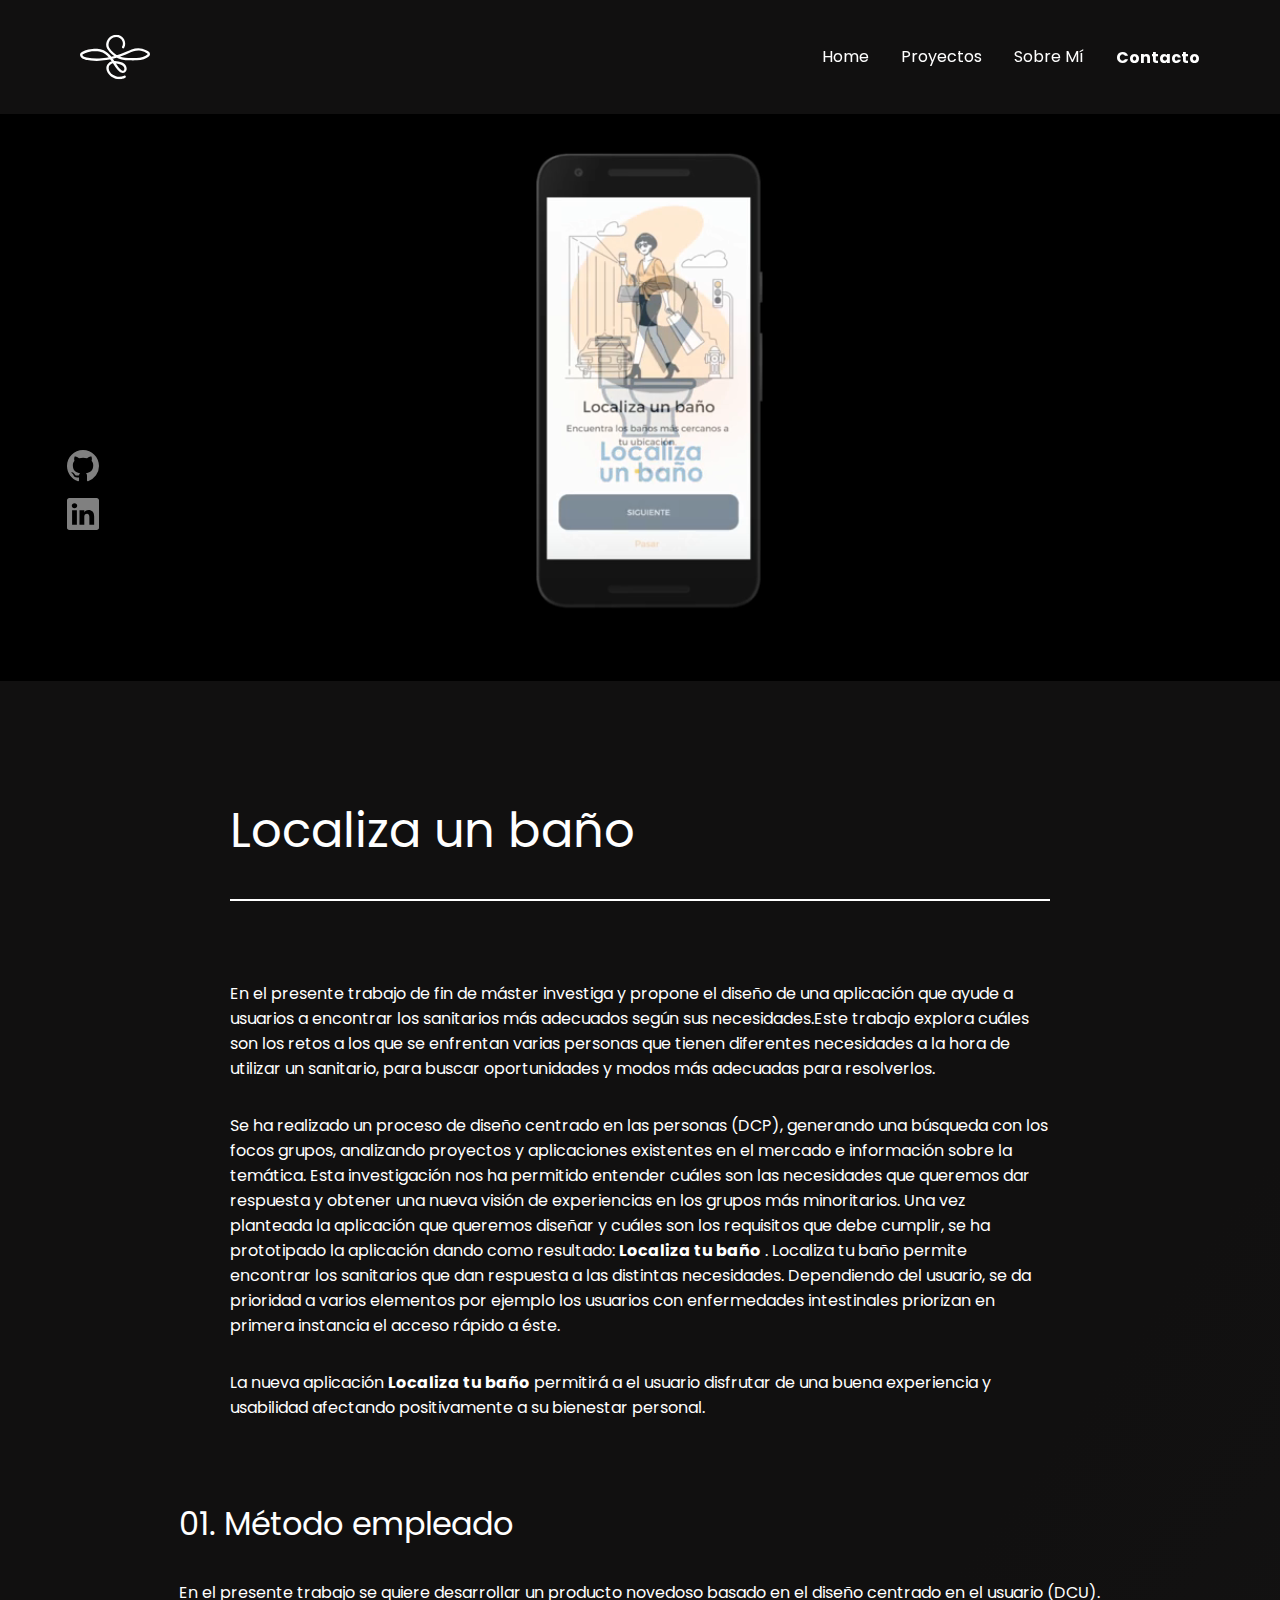
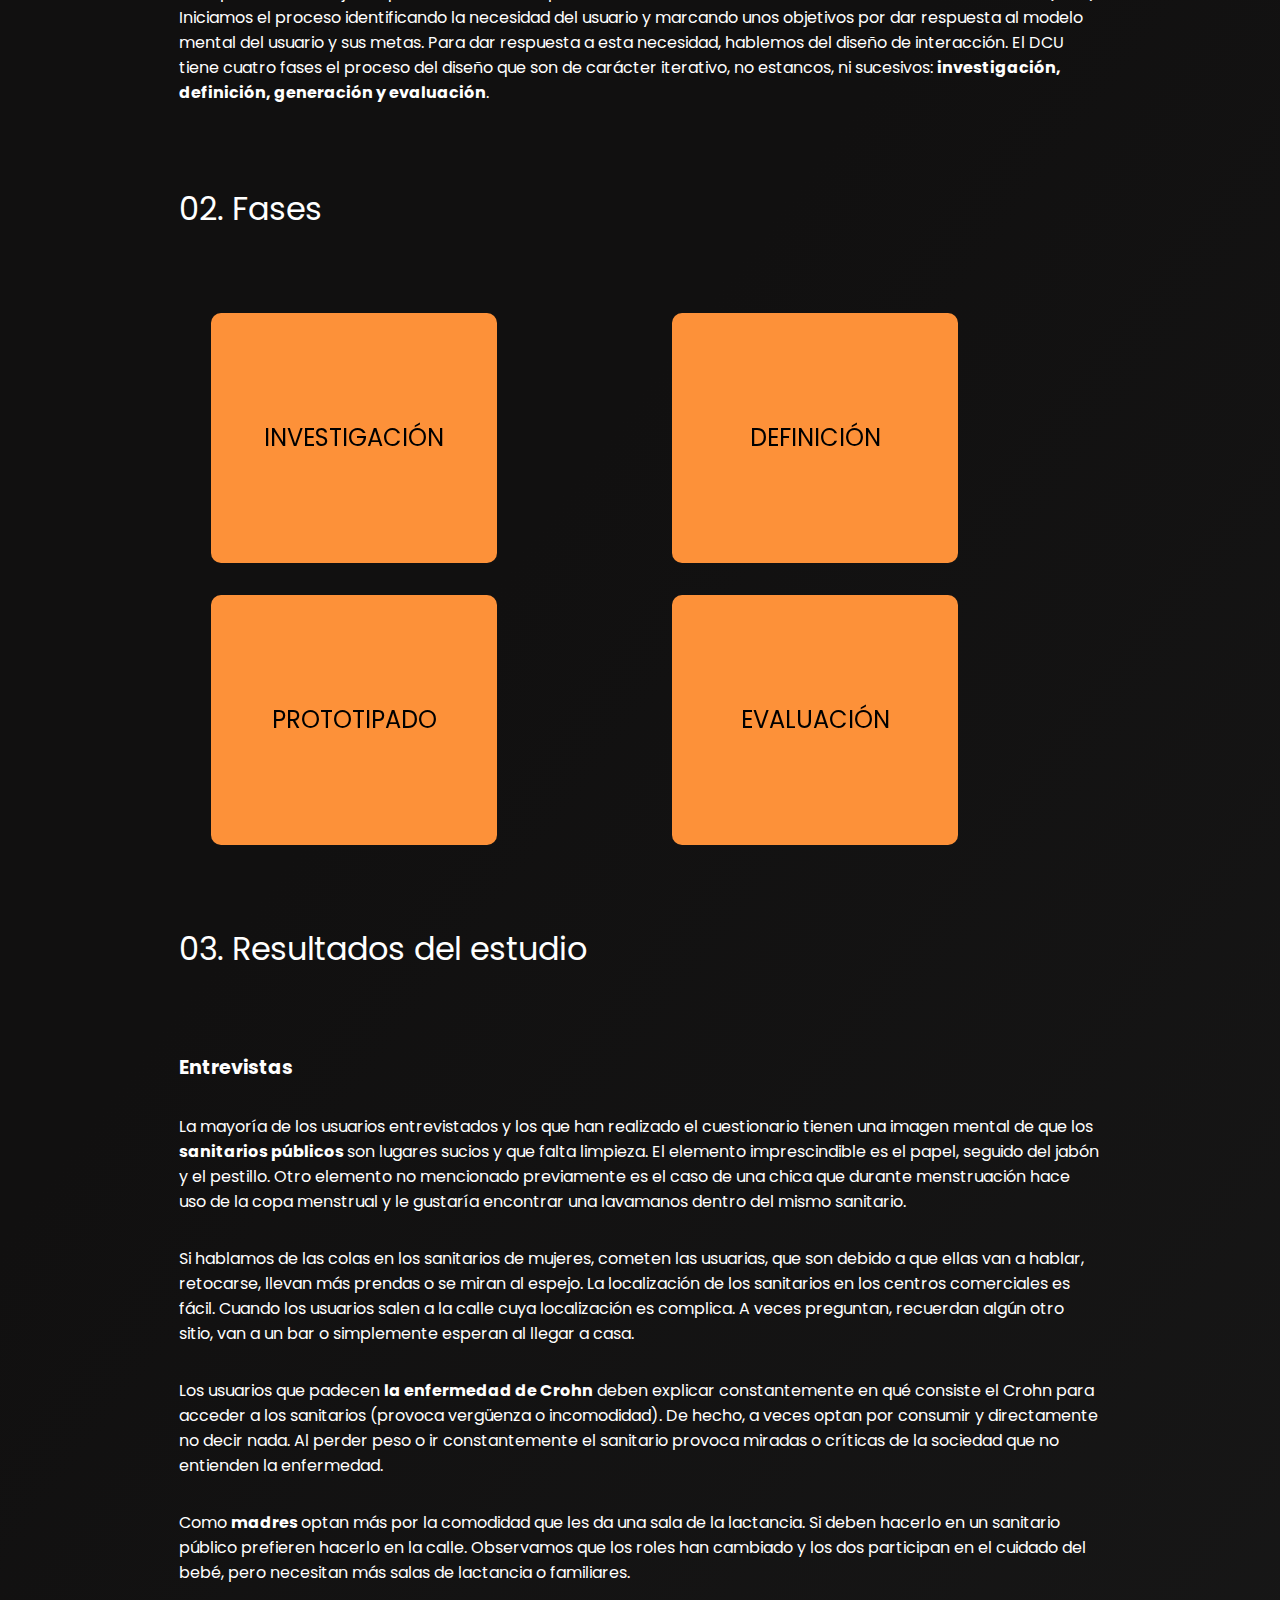
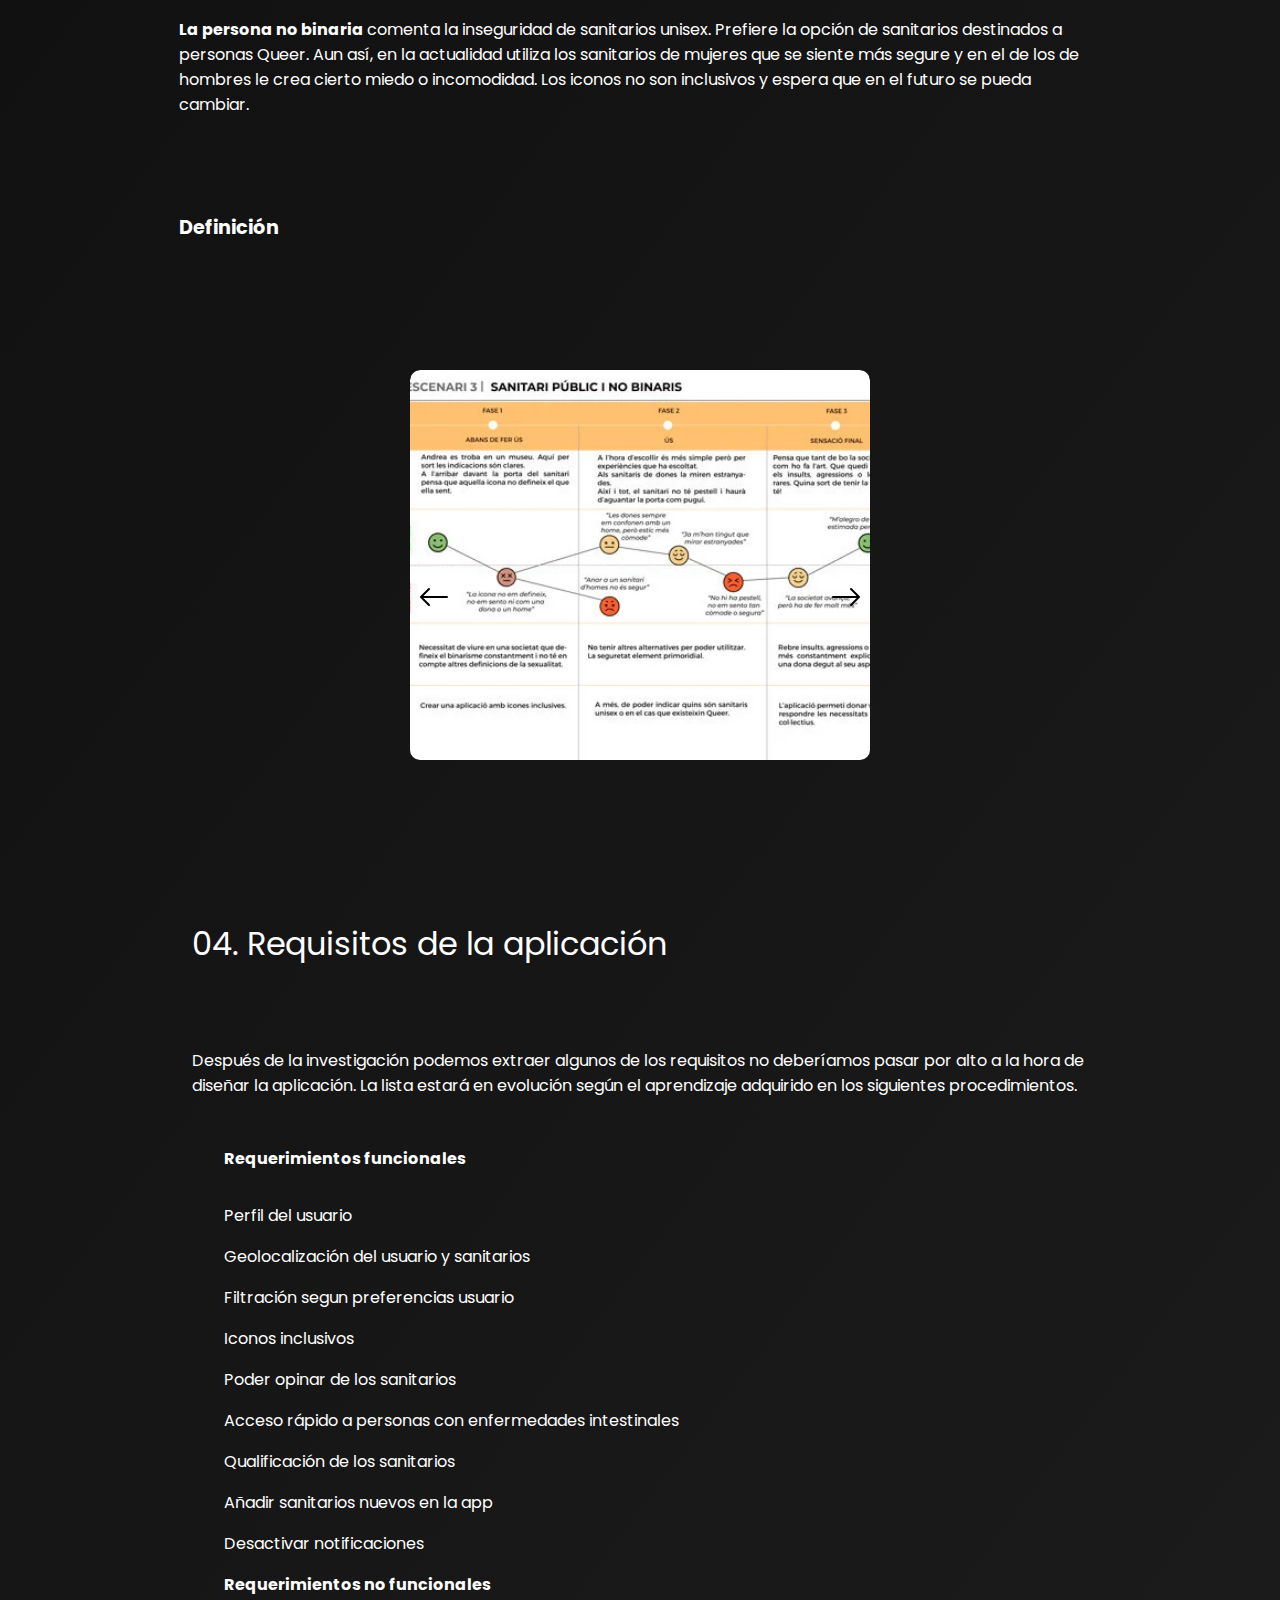
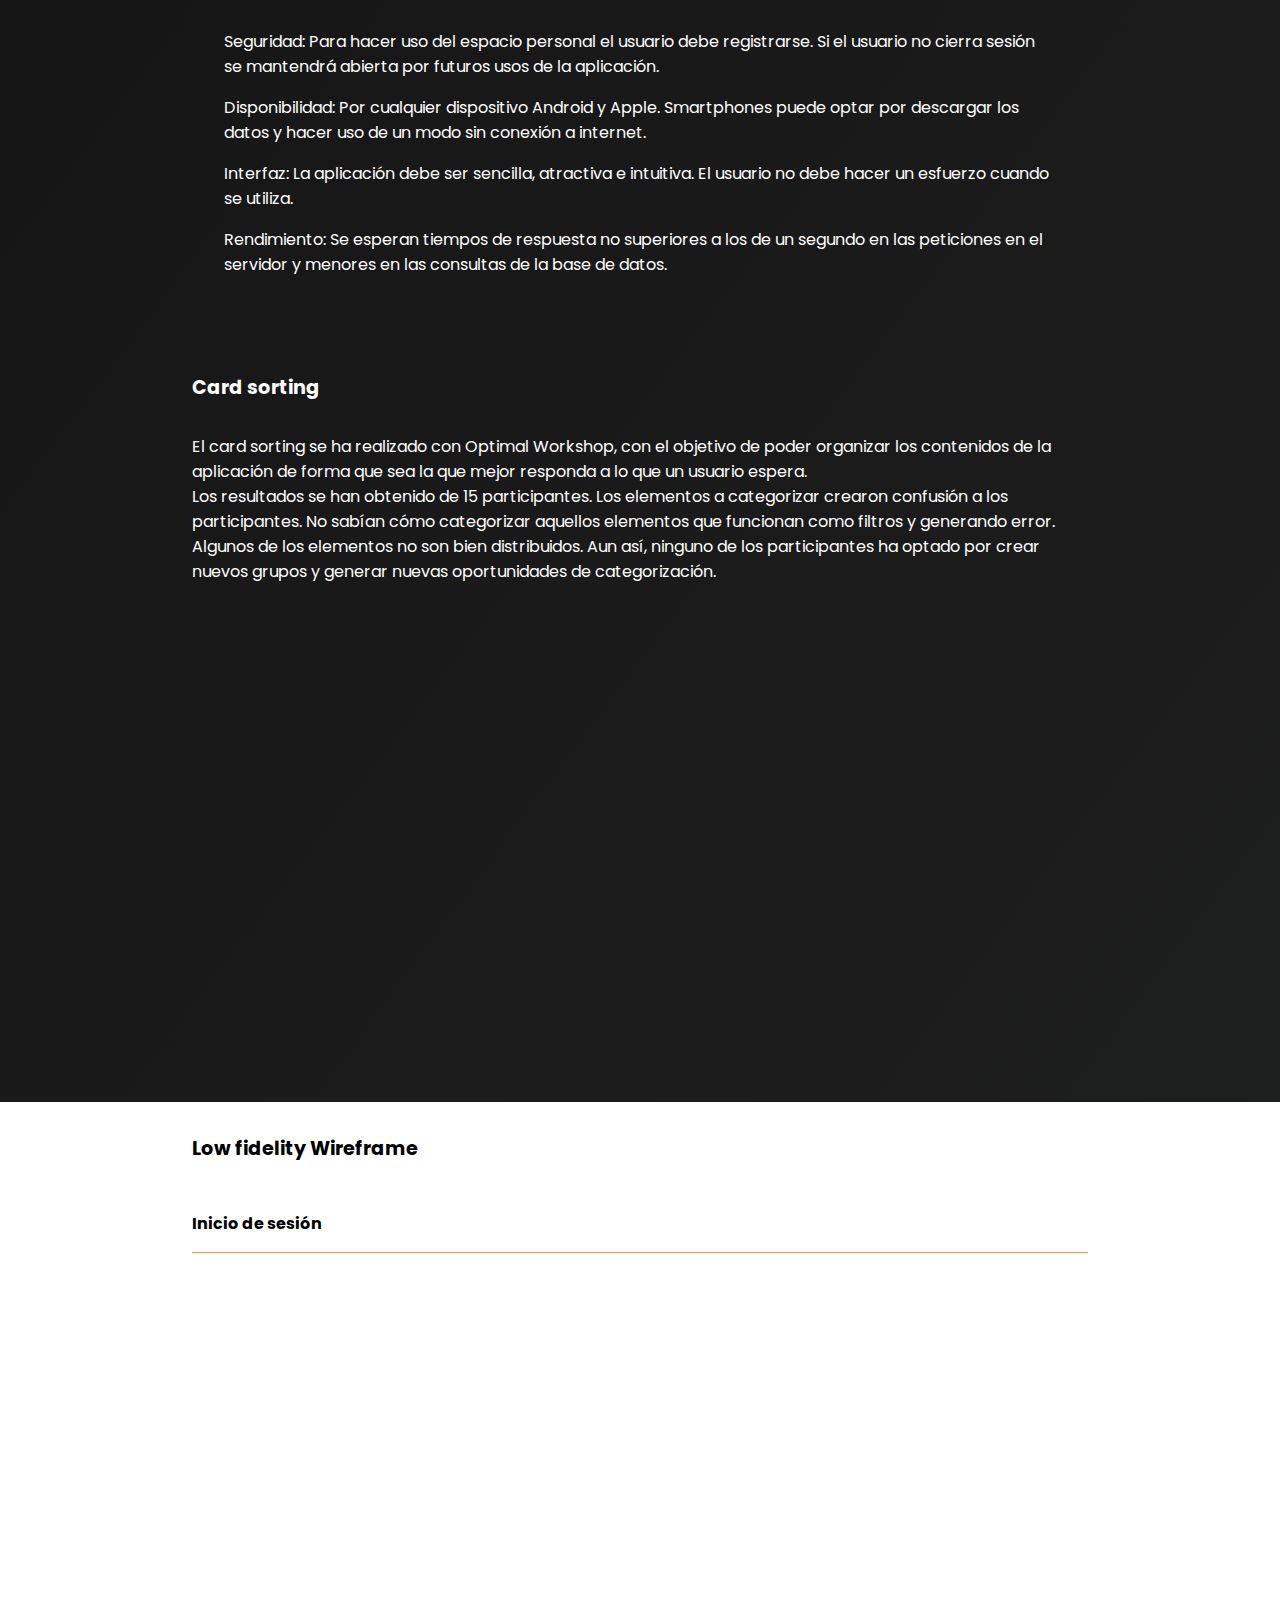
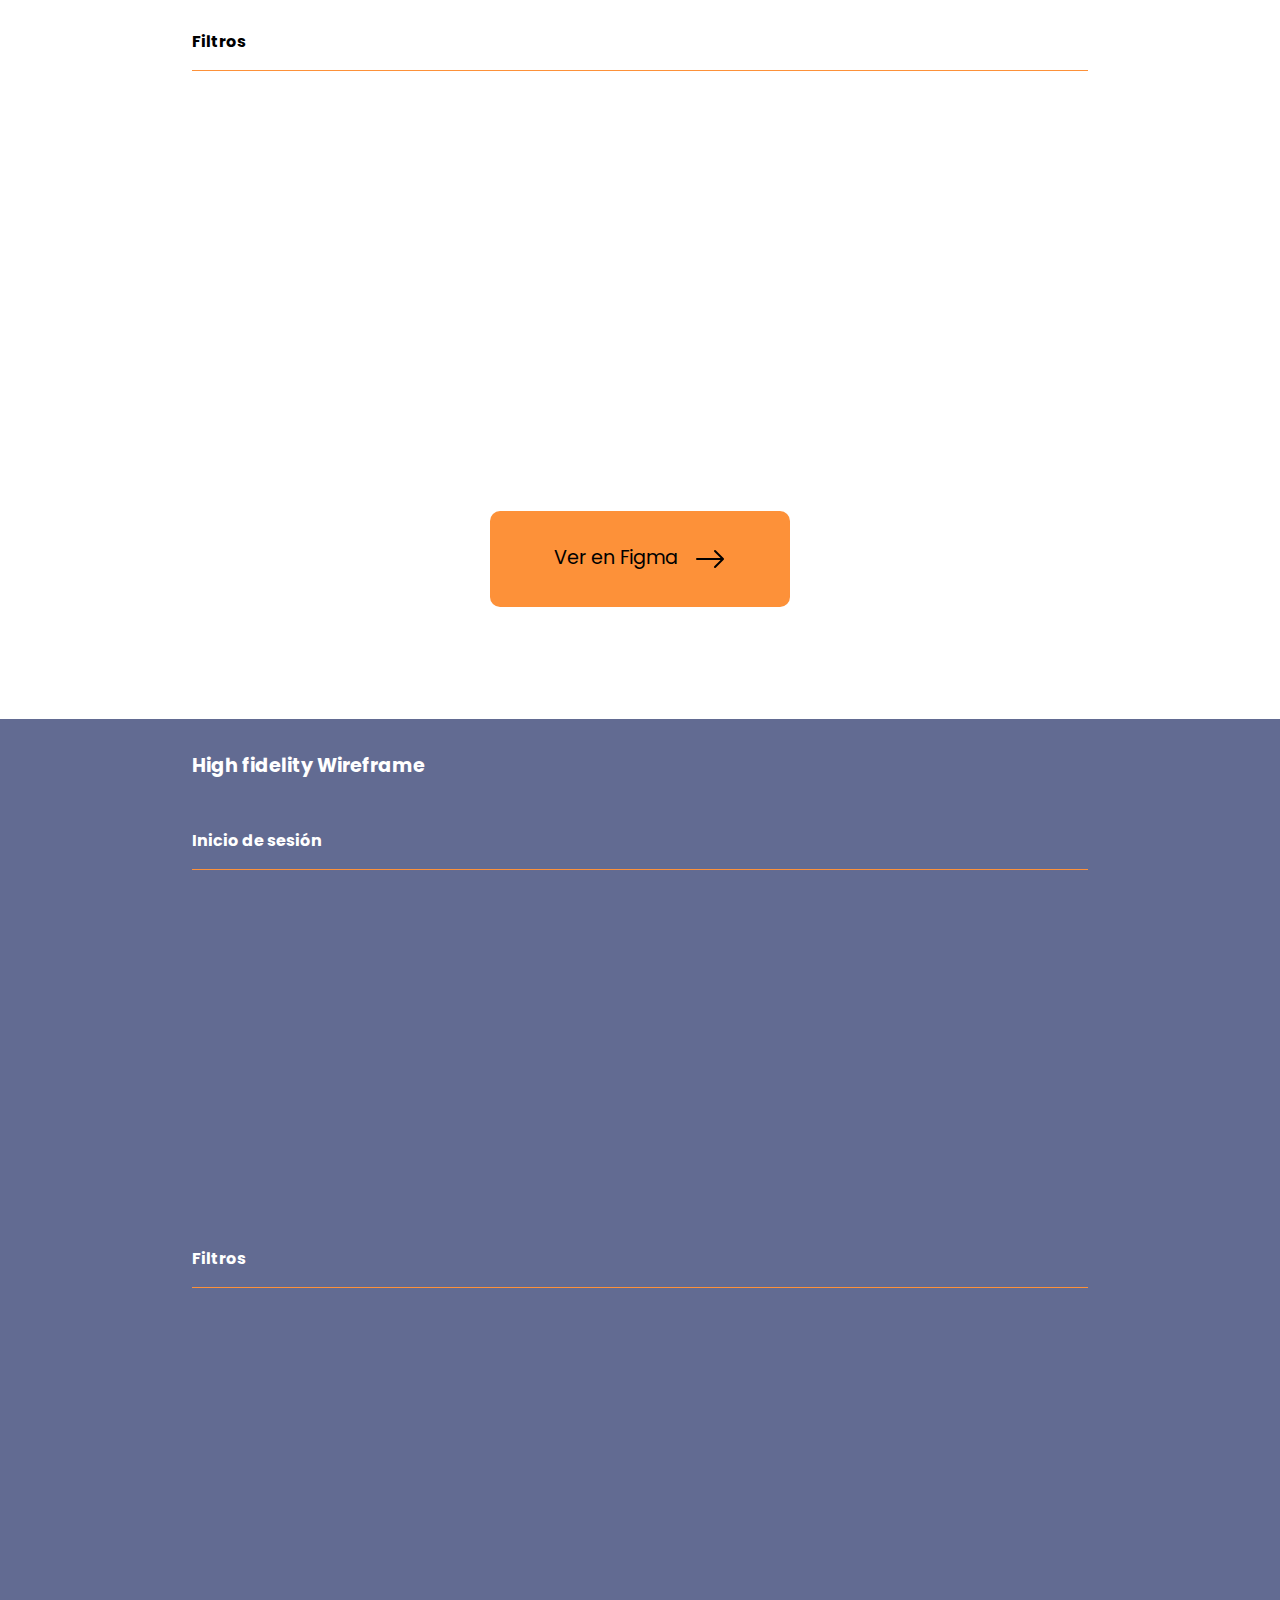
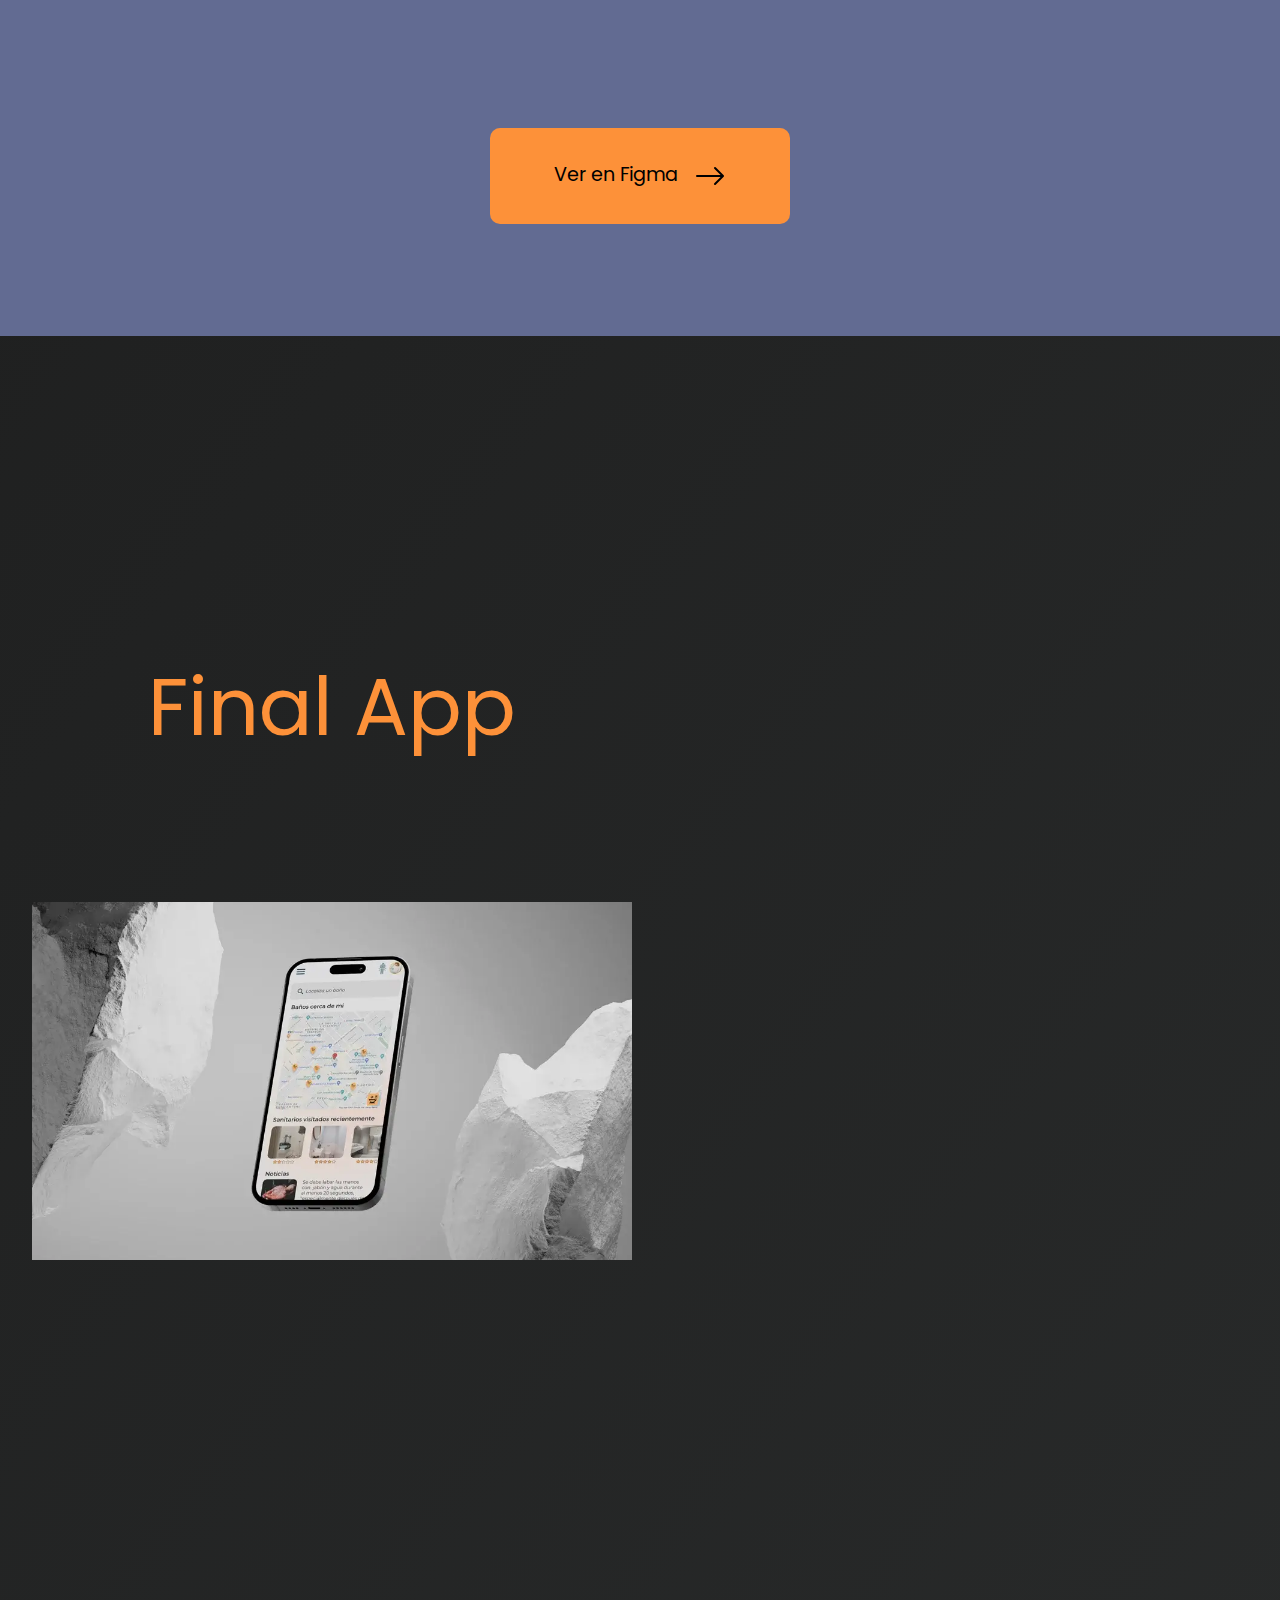
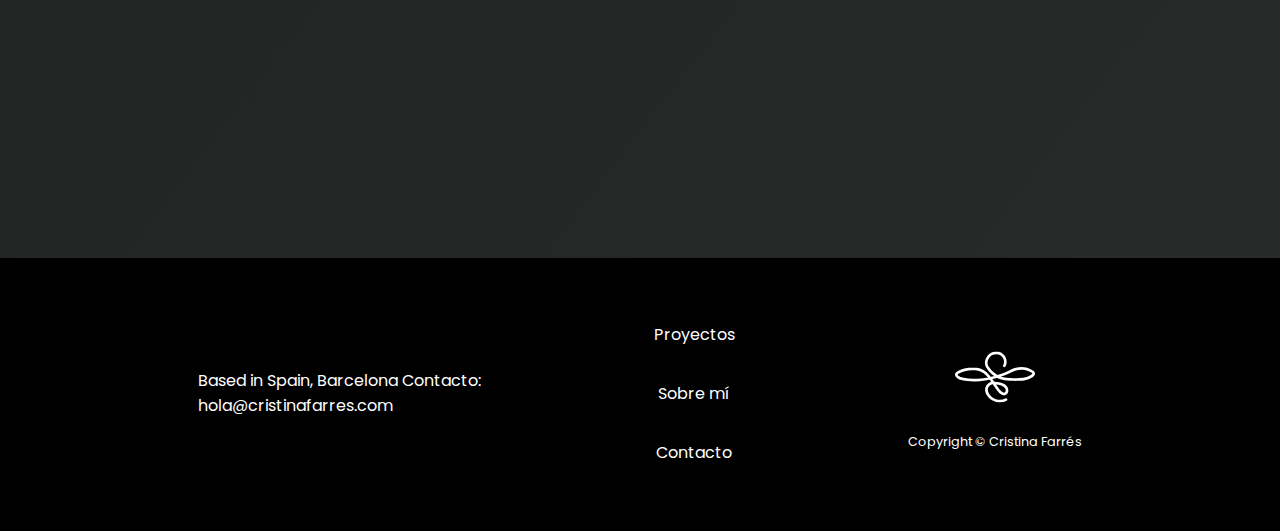
<file: localizabano.html>
<!DOCTYPE html>
<html lang="es">

<head>
    <meta charset="UTF-8">
    <meta name="viewport" content="width=device-width, initial-scale=1.0">
    <!-- Primary Meta Tags -->
    <title>Localiza un baño</title>
    <meta name="title" content="Localiza un baño" />
    <meta name="description"
        content="Proyecto final de máster Localiza un baño, aplicación para encontrar un baño o sala de lactancia. Filtros, wireframes, ux/ui." />

    <!-- Open Graph / Facebook -->
    <meta property="og:type" content="website" />
    <meta property="og:url" content="https://cristinafarres.com/localizabano.html" />
    <meta property="og:title" content="Localiza un baño" />
    <meta property="og:description"
        content="Proyecto final de máster Localiza un baño, aplicación para encontrar un baño o sala de lactancia. Filtros, wireframes, ux/ui." />
    <meta property="og:image" content="https://metatags.io/images/meta-tags.png" />

    <!-- Twitter -->
    <meta property="twitter:card" content="summary_large_image" />
    <meta property="twitter:url" content="https://cristinafarres.com/localizabano.html" />
    <meta property="twitter:title" content="Localiza un baño" />
    <meta property="twitter:description"
        content="Proyecto final de máster Localiza un baño, aplicación para encontrar un baño o sala de lactancia. Filtros, wireframes, ux/ui." />
    <meta property="twitter:image" content="https://metatags.io/images/meta-tags.png" />

    <!-- Meta Tags Generated with https://metatags.io -->
    <link rel="stylesheet" href="css/global.css">
    <link rel="stylesheet" href="css/localizabano.css">
    <script src="js/localizabano.js" defer></script>
    <script src="js/global.js" defer></script>
    <!-- Fuente -->
    <link rel="preconnect" href="https://fonts.googleapis.com">
    <link rel="preconnect" href="https://fonts.gstatic.com" crossorigin>
    <link
        href="https://fonts.googleapis.com/css2?family=Pacifico&family=Poppins:ital,wght@0,100;0,200;0,300;0,400;0,500;0,600;0,700;0,800;0,900;1,100;1,200;1,300;1,400;1,500;1,600;1,700;1,800;1,900&display=swap"
        rel="stylesheet">
         <!-- Añadir logo en la pagina -->
         <link rel="icon" type="image/png" href="assets/logo.png">



</head>

<body>

    <!-- Header común en todos los html -->

    <header class="Header">
        <h1 class="Header-h1">
            <span class="Header-span">Cristina Farrés</span>
            <a href="index.html" class="Header-a" title="ir al home">
                <svg class="Header-logo" xmlns="http://www.w3.org/2000/svg" width="16" height="16" fill="currentColor"
                    viewBox="0 0 149.09 94.79">
                    <use xlink:href="#logo-svg"></use>
                </svg>

            </a>
        </h1>
        <button class="Header-btn" title="ir a menú navegación apto móvil">
            <svg class="Header-svg" xmlns="http://www.w3.org/2000/svg" width="16" height="16" fill="currentColor"
                viewBox="0 0 16 16">
                <use xlink:href="#Header-svg"></use>
            </svg>
        </button>
        <nav class="Nav">
            <ul class="Nav-ul">
                <li class="Nav-li">
                    <a href="index.html" title="ir a la página de inicio"  class="Nav-a">home</a>
                </li>
                <li class="Nav-li">
                    <a href="proyectos.html" title="ir a proyectos" class="Nav-a">proyectos</a>
                </li>
                <li class="Nav-li">
                    <a href="about.html" title="ir a sobre mí" class="Nav-a">sobre mí</a>
                </li>
                <li class="Nav-li">
                    <a href="contact.html" title="ir a contacto" class="Nav-a--isActive">contacto</a>
                </li>
                <li class="Nav-li">
                    <a href="https://github.com/ctyna" title="ir a github" target="_blank" rel="noreferrer"
                        class="Nav-a">github</a>
                </li>
                <li class="Nav-li">
                    <a href="https://www.linkedin.com/in/cristinafarresestragues/" title="ir a linkedin"
                        class="Nav-a">Linkedin</a>
                </li>

            </ul>

        </nav>
    </header>






    <!-- Enlace permanente en todas las páginas a mis redes sociales en el lateral izquierdo del body -->
    <div class="Redes">
        <a href="https://github.com/ctyna" title="ir a github" target="_blank" rel="noreferrer" class="Redes-a">
            <svg class="Red-svg" xmlns="http://www.w3.org/2000/svg" width="16" height="16" fill="currentColor"
                viewBox="0 0 16 16">
                <use xlink:href="#Github-svg"></use>
            </svg>
        </a>

        <a href="https://www.linkedin.com/in/cristinafarresestragues/" class="Redes-a" title="ir a linkedin"
            target="_blank" rel="noreferrer">
            <svg class="Red-svg" xmlns="http://www.w3.org/2000/svg" width="16" height="16" fill="currentColor"
                viewBox="0 0 16 16">
                <use xlink:href="#Linkedin-svg"></use>
            </svg>
        </a>

    </div>

    <!-- Vídeo de muestra para el producto -->
    <div class="Container">
        <video class="Container-video" controls autoplay playsinline loop muted poster="assets/lbhome.webp">

            <source src="assets/Localizabano.mp4" type="video/mp4">
            <source src="assets/Localizabano.webm" type="video/webm">
            <track src="captions_es.vtt" kind="captions" srclang="es" label="spanish_captions">
        </video>
    </div>

    <main class="Main">
        <div class="Main-wrapper">

            <!-- Elemento de introducción del proyecto -->
            <section class="Introduction">
                <h2 class="Introduction-h2">Localiza un baño</h2>
                <p class="Introduction-p">
                    En el presente trabajo de fin de máster investiga y
                    propone el diseño de una aplicación que ayude a
                    usuarios a encontrar los sanitarios más adecuados
                    según sus necesidades.Este trabajo explora cuáles son los retos a los que
                    se enfrentan varias personas que tienen
                    diferentes necesidades a la hora de utilizar un
                    sanitario, para buscar oportunidades y modos
                    más adecuadas para resolverlos.
                </p>
                <p class="Introduction-p">
                    Se ha realizado un proceso de diseño centrado en las
                    personas (DCP), generando una búsqueda con los focos
                    grupos, analizando proyectos y aplicaciones existentes
                    en el mercado e información sobre la temática.
                    Esta investigación nos ha permitido entender
                    cuáles son las necesidades que queremos dar
                    respuesta y obtener una nueva visión de experiencias en los
                    grupos más minoritarios.
                    Una vez planteada la aplicación que queremos diseñar y
                    cuáles son los requisitos que debe cumplir, se ha
                    prototipado la aplicación dando como resultado:
                    <span class="Introduction-span">Localiza tu baño</span> .
                    Localiza tu baño permite encontrar los sanitarios que
                    dan respuesta a las distintas necesidades.
                    Dependiendo del usuario, se da prioridad a varios
                    elementos por ejemplo los usuarios con enfermedades
                    intestinales priorizan en primera instancia el acceso
                    rápido a éste.
                </p>
                <p class="Introduction-p">
                    La nueva aplicación <span class="Introduction-span">Localiza tu baño</span> permitirá a
                    el usuario disfrutar de una buena experiencia y usabilidad
                    afectando positivamente a su bienestar personal.

                </p>
            </section>

            <!-- Métodos de investigación del proyecto -->
            <section class="Method">
                <h2 class="Method-h2"> 01. Método empleado </h2>
                <p class="Method-p">

                    En el presente trabajo se quiere desarrollar un producto novedoso basado en el diseño
                    centrado en el usuario (DCU).
                    Iniciamos el proceso identificando la necesidad del usuario y marcando unos objetivos por
                    dar respuesta al modelo mental del usuario y sus metas.
                    Para dar respuesta a esta necesidad, hablemos del diseño de interacción. El DCU
                    tiene cuatro fases el proceso del diseño que son de carácter iterativo, no estancos, ni
                    sucesivos: <span class="Method-span"> investigación, definición, generación y evaluación</span>.
                </p>
            </section>
            <!-- Fases de investigación del proyecto -->
            <div class="Phases">
                <h2 class="Phases-h2">02. Fases</h2>
                <div class="Phases-grid">
                    <div class="Phases-card">
                        <div class="Phases-container">
                            <div class="Phases-front">
                                <h3 class="Phases-h3">investigación</h3>
                            </div>
                            <div class="Phases-back">
                                <ul class="Phases-ul">
                                    <li class="Phases-li">Desk research</li>
                                    <li class="Phases-li">Bench Making</li>
                                    <li class="Phases-li">Entrevistas</li>
                                </ul>
                            </div>
                        </div>
                    </div>
                    <div class="Phases-card">
                        <div class="Phases-container">
                            <div class="Phases-front">
                                <h3 class="Phases-h3">definición </h3>
                            </div>
                            <div class="Phases-back">
                                <ul class="Phases-ul">
                                    <li class="Phases-li">Personas</li>
                                    <li class="Phases-li">Lean Ux canvas</li>
                                    <li class="Phases-li">User journey</li>
                                    <li class="Phases-li">Escenarios</li>

                                </ul>
                            </div>
                        </div>
                    </div>
                    <div class="Phases-card">
                        <div class="Phases-container">
                            <div class="Phases-front">
                                <h3 class="Phases-h3">prototipado</h3>
                            </div>
                            <div class="Phases-back">
                                <ul class="Phases-ul">
                                    <li class="Phases-li">Card sorting</li>
                                    <li class="Phases-li">Diagrama de flujo</li>
                                    <li class="Phases-li">Sketch</li>
                                    <li class="Phases-li">Wireframe Low-Fi</li>
                                    <li class="Phases-li">Wireframe High-fi</li>
                                </ul>
                            </div>
                        </div>
                    </div>
                    <div class="Phases-card">
                        <div class="Phases-container">
                            <div class="Phases-front">
                                <h3 class="Phases-h3">evaluación</h3>
                            </div>
                            <div class="Phases-back">
                                <ul class="Phases-ul">
                                    <li class="Phases-li">Test usuarios</li>
                                    <li class="Phases-li">Evaluación heurística</li>
                                    <li class="Phases-li">Recorrido</li>
                                </ul>
                            </div>
                        </div>
                    </div>
                </div>
            </div>

        </div>
        <!-- Resultados de la búsqueda -->
        <div class="Research">
            <h2 class="Research-h2">03. Resultados del estudio</h2>
            <article class="Research-article Article">
                <h2 class="Article-h2">Entrevistas</h2>
                <p class="Article-p">La mayoría de los usuarios entrevistados y los que han realizado el
                    cuestionario tienen una
                    imagen mental de que los <span class="Article-span">sanitarios públicos </span> son lugares
                    sucios y que falta limpieza.
                    El elemento imprescindible es el papel, seguido del jabón y el pestillo. Otro
                    elemento no mencionado previamente es el caso de una chica que durante menstruación hace
                    uso de la copa menstrual y le gustaría encontrar una lavamanos dentro del mismo
                    sanitario.
                </p>
                <p class="Article-p"> Si hablamos de las colas en los sanitarios de mujeres, cometen las usuarias,
                    que son
                    debido a que ellas van a hablar, retocarse, llevan más prendas o se miran al
                    espejo. La localización de los sanitarios en los centros comerciales es fácil. Cuando los
                    usuarios salen a la calle cuya localización es complica. A veces preguntan,
                    recuerdan algún otro sitio, van a un bar o simplemente esperan al llegar a casa.

                </p>
                <p class="Article-p">
                    Los usuarios que padecen <span class="Article-span">la enfermedad de Crohn</span> deben explicar
                    constantemente en qué
                    consiste el Crohn para acceder a los sanitarios (provoca vergüenza o incomodidad). De
                    hecho, a veces optan por consumir y directamente no decir nada.
                    Al perder peso o ir constantemente el sanitario provoca miradas o críticas de la
                    sociedad que no entienden la enfermedad.
                </p>
                <p class="Article-p">
                    Como <span class="Article-span">madres </span> optan más por la comodidad que les da una sala de
                    la lactancia. Si
                    deben hacerlo en un sanitario público prefieren hacerlo en la calle. Observamos que los
                    roles han cambiado y los dos participan en el cuidado del bebé, pero necesitan más salas
                    de lactancia o familiares.

                </p>
                <p class="Article-p">
                    <span class="Article-span">La persona no binaria </span> comenta la inseguridad de sanitarios
                    unisex. Prefiere la opción
                    de sanitarios destinados a personas Queer. Aun así, en la actualidad utiliza los
                    sanitarios de mujeres que se siente más segure y en el de los de hombres le crea cierto miedo o
                    incomodidad. Los iconos no son inclusivos y espera que en el futuro se pueda cambiar.

                </p>

            </article>

            <!-- Scroll dónde se ven los diferentes escenarios de una manera
                más atractiva -->
            <h3 class="Research-h3">Definición</h3>
            <!-- Carrousel con fotografías de diferentes proyectos -->

            <div class="Proyectos-carrousel Carrousel">

                <div class="Carrousel-container">
                    <img src="assets/userjourney3.webp" alt="imagen 0" class="Carrousel-img" width="800" height="390" title="proyecto userjourney"
                        loading="lazy">
                    <img src="assets/userjourney2.webp" alt="imagen 1" class="Carrousel-img" width="800" height="390" title="proyecto userjourney"
                        loading="lazy">
                    <img src="assets/userjourney1.jpg" alt="imagen 2" class="Carrousel-img" width="800" height="390" title="proyecto userjourney"
                        loading="lazy">
                </div>



                <div class="Carrousel-arrow Prev">
                    <svg class="Carrousel-svg" xmlns="http://www.w3.org/2000/svg" width="16" height="16"
                        fill="currentColor" viewBox="0 0 16 16">
                        <use xlink:href="#Prev-svg"></use>
                    </svg>
                </div>

                <div class="Carrousel-arrow Next">
                    <svg class="Carrousel-svg" xmlns="http://www.w3.org/2000/svg" width="16" height="16"
                        fill="currentColor" viewBox="0 0 16 16">
                        <use xlink:href="#Next-svg"></use>
                    </svg>

                </div>




            </div>




        </div>

        <!-- Requisitos de la aplicación -->

        <section class="Require">
            <h2 class="Require-h2">04. Requisitos de la aplicación</h2>
            <p class="Require-p">Después de la investigación podemos extraer algunos de los requisitos no
                deberíamos pasar por alto a la hora de diseñar la aplicación. La lista estará en evolución según
                el aprendizaje adquirido en los siguientes procedimientos.</p>
            <div class="Require-funcional">
                <ul class="Require-ul">

                    <li class="Require-li">Requerimientos funcionales</li>
                    <li class="Require-li"> Perfil del usuario</li>
                    <li class="Require-li">Geolocalización del usuario y sanitarios</li>
                    <li class="Require-li">Filtración segun preferencias usuario</li>
                    <li class="Require-li">Iconos inclusivos</li>
                    <li class="Require-li">Poder opinar de los sanitarios</li>
                    <li class="Require-li">Acceso rápido a personas con enfermedades intestinales</li>
                    <li class="Require-li">Qualificación de los sanitarios</li>
                    <li class="Require-li">Añadir sanitarios nuevos en la app</li>
                    <li class="Require-li">Desactivar notificaciones</li>
                </ul>
                <ul class="Require-ul">
                    <li class="Require-li">Requerimientos no funcionales</li>
                    <li class="Require-li">Seguridad: Para hacer uso del espacio personal el usuario debe
                        registrarse. Si el usuario
                        no cierra sesión se mantendrá abierta por futuros usos de la aplicación.</li>
                    <li class="Require-li">Disponibilidad: Por cualquier dispositivo Android y Apple. Smartphones
                        puede
                        optar por descargar los datos y hacer uso de un modo sin conexión a
                        internet.</li>
                    <li class="Require-li">Interfaz: La aplicación debe ser sencilla, atractiva e intuitiva. El
                        usuario no debe
                        hacer un esfuerzo cuando se utiliza.</li>
                    <li class="Require-li">Rendimiento: Se esperan tiempos de respuesta no superiores a los de un
                        segundo en
                        las peticiones en el servidor y menores en las consultas de la base de datos.</li>
                </ul>
            </div>

        </section>
        <!-- Cards giratorias con partes del procedimiento del proyecto -->
        <section class="Card">
            <h2 class="Card-h2">Card sorting</h2>
            <p class="Card-p">El card sorting se ha realizado con Optimal Workshop, con el objetivo de poder
                organizar
                los contenidos de
                la aplicación de forma que sea la que mejor responda a lo que un usuario espera.</p>
            <p class="Card-p">Los resultados se han obtenido de 15 participantes.
                Los elementos a categorizar crearon confusión a los participantes. No
                sabían cómo categorizar aquellos elementos que funcionan como filtros y generando error. Algunos
                de los elementos no son bien distribuidos. Aun así, ninguno de los participantes ha
                optado por crear nuevos grupos y generar nuevas oportunidades de
                categorización.</p>

            <picture class="Card-picture">
                <img class="Card-img" src="assets/card.jpg" width="800" height="390" alt="Captura de pantalla del card sorting"
                    title="card sorting" loading="lazy">

            </picture>

        </section>


        <!-- Wireframes low fidelity y high fidelity -->
        <div class="Wireframes">
            <div class="Wireframes-color">
                <div class="Wireframes-wrapper">
                    <h2 class="Wireframes-h2">Low fidelity Wireframe
                    </h2>
                    <h3 class="Wireframes-h3">Inicio de sesión</h3>
                    <picture class="Wireframes-picture">
                        <source srcset="assets/lowlog.jpg" type="image/jpg" media="(max-width:1200px)">
                        <source srcset="assets/lowlog.webp" type="image/webp" media="(max-width:1200px)">
                        <img class="Wireframes-img" src="assets/lowlog.webp" alt="Low fidelity localiza baño"
                            title="low fidelity localiza un baño" width="1000" height="358" loading="lazy">
                    </picture>
                    <h3 class="Wireframes-h3">Filtros </h3>
                    <picture class="Wireframes-picture">
                        <source srcset="assets/Filter.jpg" type="image/jpg" media="(max-width:1200px)">
                        <source srcset="assets/Filter.webp" type="image/webp" media="(max-width:1200px)">
                        <img class="Wireframes-img--rev" src="assets/Filter.webp"
                            alt="Low fidelity sección filtros localiza baño" title="low fidelity filtros" width="450"
                            height="294" loading="lazy">
                    </picture>





                    <div class="Wireframes-btn">
                        <a href="https://www.figma.com/file/WGrYSzLlfB3pYcnfovrdET/LOW_FI%3A-Localiza-un-ba%C3%B1o?type=design&mode=design"
                            target="_blank" rel="noreferrer" title="ir a figma lowfidelity" class="Projects-a">
                            <h4 class="Wireframes-h4">Ver en Figma</h4>
                        </a>
                        <svg class="Wireframes-svg" xmlns="http://www.w3.org/2000/svg" width="16" height="16"
                            fill="currentColor" viewBox="0 0 16 16">
                            <use xlink:href="#Next-svg"></use>
                        </svg>

                    </div>
                </div>
            </div>
            <div class="Wireframes-color">
                <div class="Wireframes-wrapper">
                    <h2 class="Wireframes-h2">High fidelity Wireframe
                    </h2>
                    <h3 class="Wireframes-h3">Inicio de sesión</h3>
                    <picture class="Wireframes-picture">
                        <source srcset="assets/iniciohigh.jpg" type="image/jpg" media="(max-width:1200px)">
                        <source srcset="assets/iniciohigh.webp" type="image/webp" media="(max-width:1200px)">
                        <img class="Wireframes-img" src="assets/iniciohigh.webp" alt="high fidelity localiza baño"
                            title="high fidelity localiza un baño" loading="lazy">
                    </picture>
                    <h3 class="Wireframes-h3">Filtros </h3>
                    <picture class="Wireframes-picture">
                        <source srcset="assets/filterhigh.jpg" type="image/jpg" media="(max-width:1200px)">
                        <source srcset="assets/filterhigh.webp" type="image/webp" media="(max-width:1200px)">
                        <img class="Wireframes-img--rev" src="assets/filterhigh.webp"
                            alt="High fidelity sección filtros localiza baño" title="High fidelity filtros" width="450"
                            height="294" loading="lazy">
                    </picture>





                    <div class="Wireframes-btn">
                        <a href="https://www.figma.com/file/lNJNHW4uMxMQASMdSw0Lz3/HIGHFI-LOCALIZA-UN-BA%C3%91O?type=design&node-id=0-1&mode=design"
                            target="_blank" rel="noreferrer" title="ir a figma lowfidelity" class="Projects-a">
                            <h4 class="Wireframes-h4">Ver en Figma</h4>
                        </a>
                        <svg class="Wireframes-svg" xmlns="http://www.w3.org/2000/svg" width="16" height="16"
                            fill="currentColor" viewBox="0 0 16 16">
                            <use xlink:href="#Next-svg"></use>
                        </svg>

                    </div>
                </div>
            </div>

        </div>



        <!-- Resultados finales -->

        <div class="Results">
            <h2 class="Results-h2">Final App</h2>
            <div class="Results-container">
                <picture class="Results-picture">
                    <source srcset="assets/lowlog.jpg" type="logo/jpg" media="(max-width:1200px)">
                    <source srcset="assets/lowlog.webp" type="logolb/webp" media="(max-width:1200px)">
                    <img class="Results-img" src="assets/logolb.webp" alt="Logo localiza baño"
                        title="logo localiza un baño" width="1000" height="358" loading="lazy">
                </picture>
            </div>
            <div class="Results-container">
                <picture class="Results-picture">
                    <source srcset="assets/lbhome.jpg" type="logo/jpg" media="(max-width:1200px)">
                    <source srcset="assets/lbhome.webp" type="logolb/webp" media="(max-width:1200px)">
                    <img class="Results-img" src="assets/lbhome.webp" alt="Página principal localiza baño"
                        title="Página principal localiza un baño" width="1000" height="358" loading="lazy">
                </picture>
            </div>
            <div class="Results-container">
                <picture class="Results-picture">
                    <source srcset="assets/lbpriority.jpg" type="logo/jpg" media="(max-width:1200px)">
                    <source srcset="assets/lbpriority.webp" type="logolb/webp" media="(max-width:1200px)">
                    <img class="Results-img" src="assets/lbpriority.webp"
                        alt="Página acceso prioritario a personas con enfermedad baño"
                        title="Página acceso prioritario localiza un baño" width="1000" height="358" loading="lazy">
                </picture>
            </div>
            <div class="Results-container">
                <picture class="Results-picture">
                    <source srcset="assets/lbperfil.jpg" type="logo/jpg" media="(max-width:1200px)">
                    <source srcset="assets/lbperfil.webp" type="logolb/webp" media="(max-width:1200px)">
                    <img class="Results-img" src="assets/lbperfil.webp" alt="Página perfil de la aplicación localiza baño"
                        title="Página de perfil de localiza un baño" width="1000" height="358" loading="lazy">
                </picture>
            </div>



        </div>



    </main>


    <!-- Apartado de los SVG - symbol Global de todos los documentos -->

    <svg class="svg" xmlns="http://www.w3.org/2000/svg" width="16" height="16" fill="currentColor" viewBox="0 0 16 16">

        <symbol id="Header-svg">
            <path fill-rule="evenodd"
                d="M2.5 12a.5.5 0 0 1 .5-.5h10a.5.5 0 0 1 0 1H3a.5.5 0 0 1-.5-.5m0-4a.5.5 0 0 1 .5-.5h10a.5.5 0 0 1 0 1H3a.5.5 0 0 1-.5-.5m0-4a.5.5 0 0 1 .5-.5h10a.5.5 0 0 1 0 1H3a.5.5 0 0 1-.5-.5" />
        </symbol>
        <symbol id="Github-svg">
            <path
                d="M8 0C3.58 0 0 3.58 0 8c0 3.54 2.29 6.53 5.47 7.59.4.07.55-.17.55-.38 0-.19-.01-.82-.01-1.49-2.01.37-2.53-.49-2.69-.94-.09-.23-.48-.94-.82-1.13-.28-.15-.68-.52-.01-.53.63-.01 1.08.58 1.23.82.72 1.21 1.87.87 2.33.66.07-.52.28-.87.51-1.07-1.78-.2-3.64-.89-3.64-3.95 0-.87.31-1.59.82-2.15-.08-.2-.36-1.02.08-2.12 0 0 .67-.21 2.2.82.64-.18 1.32-.27 2-.27s1.36.09 2 .27c1.53-1.04 2.2-.82 2.2-.82.44 1.1.16 1.92.08 2.12.51.56.82 1.27.82 2.15 0 3.07-1.87 3.75-3.65 3.95.29.25.54.73.54 1.48 0 1.07-.01 1.93-.01 2.2 0 .21.15.46.55.38A8.01 8.01 0 0 0 16 8c0-4.42-3.58-8-8-8" />
        </symbol>
        <symbol id="Linkedin-svg">
            <path
                d="M0 1.146C0 .513.526 0 1.175 0h13.65C15.474 0 16 .513 16 1.146v13.708c0 .633-.526 1.146-1.175 1.146H1.175C.526 16 0 15.487 0 14.854zm4.943 12.248V6.169H2.542v7.225zm-1.2-8.212c.837 0 1.358-.554 1.358-1.248-.015-.709-.52-1.248-1.342-1.248S2.4 3.226 2.4 3.934c0 .694.521 1.248 1.327 1.248zm4.908 8.212V9.359c0-.216.016-.432.08-.586.173-.431.568-.878 1.232-.878.869 0 1.216.662 1.216 1.634v3.865h2.401V9.25c0-2.22-1.184-3.252-2.764-3.252-1.274 0-1.845.7-2.165 1.193v.025h-.016l.016-.025V6.169h-2.4c.03.678 0 7.225 0 7.225z" />
        </symbol>



        <svg class="Header-logo" data-name="Capa 2" xmlns="http://www.w3.org/2000/svg" width="16" height="16"
            fill="currentColor" viewBox="0 0 149.09 94.79">
            <symbol id="logo-svg">
                <path
                    d="m94.07,27.81c4.79-8.66,1.59-20.11-6.95-25.09S67.28-.19,60.97,7.46c-3.17,3.84-5.15,8.59-5.31,13.59-.19,5.92,3.25,10.66,6.9,14.98,6.64,7.86,15.48,13.97,25.52,16.52,5.73,1.46,11.69,1.88,17.58,2,5.17.11,10.37.15,15.54-.13s9.95-.88,14.66-2.46c2.29-.77,4.54-1.75,6.61-3s4.52-2.86,5.8-4.99c1.46-2.43.9-5.17-.96-7.19-1.7-1.84-4.19-2.94-6.42-3.98-5.22-2.45-10.71-4.11-16.52-4.12-4.97,0-9.97.95-14.64,2.62-3.08,1.11-5.97,2.57-8.92,3.98-18.56,8.91-39.37,14.31-59.94,15.33-8.96.44-17.89-.17-26.66-2.11-2.59-.57-5.04-1.04-7.14-2.75-.65-.53-1.27-1.13-1.69-1.84-.28-.46-.27-.41-.37-.92.06.3.07,0,0-.08-.24-.34.13-.08-.05.1.04-.04.04-.2.06-.25.11-.3.02.16-.15.34.02-.02.06-.17.08-.17,0,0,.46-.69.14-.25-.25.33.36-.37.47-.48.1-.09.66-.57.35-.33.37-.29.78-.56,1.18-.81,1.07-.67,2.2-1.25,3.35-1.78,3.92-1.82,8.15-3.01,12.42-3.66-.8.12.33-.03.57-.06,1.05-.11,2.11-.21,3.16-.3,2.29-.19,4.59-.32,6.89-.32,5.01,0,10.12.63,14.75,2.65,3.73,1.63,6.91,4.08,9.76,6.94,5.79,5.79,10.08,12.85,14.55,19.66,2.09,3.18,4.22,6.34,6.61,9.3,2.21,2.74,4.86,5.54,8.08,7.08,2.5,1.19,5.32,1.54,7.81.1,2.11-1.22,3.66-3.53,4.16-5.9,1.09-5.16-1.63-10.22-5.68-13.29-4.53-3.43-10.14-4.1-15.58-4.94-4.08-.63-7.96-1.46-11.89.23-4.42,1.9-8.08,5.74-9.41,10.4s.01,9.73,2.42,13.83c4.8,8.17,14.23,13.31,23.59,13.75,4.8.23,9.52-.97,13.78-3.13,2.87-1.45.34-5.77-2.52-4.32-7.76,3.93-16.82,2.88-23.94-1.92-6.11-4.12-12.05-13.1-6.9-20.15,1.1-1.51,2.6-2.7,4.24-3.57.73-.39,1.48-.67,2.29-.87.44-.11.92-.13,1.77-.11,1.86.06,3.55.41,5.43.7,2.53.39,5.07.67,7.55,1.32,4.1,1.06,8.47,3.33,9.78,7.69.5,1.67.48,3.57-.6,5.03-1.14,1.55-2.79,1.38-4.34.54-.55-.3-1.06-.65-1.57-1.01,0,0-.54-.4-.28-.2s-.31-.26-.29-.23c-.55-.46-1.08-.95-1.6-1.46-1.09-1.08-2.09-2.24-3.04-3.44-1.95-2.44-3.99-5.55-5.83-8.36-4.31-6.59-8.53-13.34-13.94-19.1-2.6-2.77-5.52-5.3-8.78-7.26-4.27-2.56-9.05-3.94-13.96-4.57-4.48-.57-9.01-.44-13.5-.05-2.95.25-5.86.57-8.75,1.26-4.65,1.11-9.49,2.8-13.5,5.45-1.93,1.28-3.94,2.96-4.14,5.42-.36,4.4,4.05,7.88,7.61,9.51,1.2.55,2.6.78,3.88,1.08,1.4.33,2.81.63,4.22.9,2.42.46,4.85.83,7.29,1.13,17.64,2.16,35.95-.55,52.97-5.25,9.81-2.71,19.45-6.26,28.57-10.79,6.61-3.28,13.7-5.65,21.39-5.29,5.07.24,9.95,2.09,14.42,4.39.9.46,3.9,1.7,3.76,2.96-.08.69-1.09,1.35-1.58,1.76-.86.72-1.8,1.35-2.77,1.92-7.75,4.62-17.32,4.84-26.09,4.86-10.21.03-21.05.24-30.58-4-4.21-1.87-8.1-4.42-11.54-7.48s-6.78-6.65-9.16-10.64c-4.61-7.71.7-18.17,8.53-21.4s17,.37,19.63,8.28c1.2,3.61,1.04,7.58-.81,10.93-1.56,2.82,2.76,5.34,4.32,2.52h0Z" />
            </symbol>


        </svg>


    </svg>

    <!-- Apartado de SVG específico del documento en concreto -->
    <svg class="svg" xmlns="http://www.w3.org/2000/svg" width="16" height="16" fill="currentColor" viewBox="0 0 16 16">

        <symbol id="Prev-svg">
            <path fill-rule="evenodd"
                d="M15 8a.5.5 0 0 0-.5-.5H2.707l3.147-3.146a.5.5 0 1 0-.708-.708l-4 4a.5.5 0 0 0 0 .708l4 4a.5.5 0 0 0 .708-.708L2.707 8.5H14.5A.5.5 0 0 0 15 8" />

        </symbol>
        <symbol id="Next-svg">
            <path fill-rule="evenodd"
                d="M1 8a.5.5 0 0 1 .5-.5h11.793l-3.147-3.146a.5.5 0 0 1 .708-.708l4 4a.5.5 0 0 1 0 .708l-4 4a.5.5 0 0 1-.708-.708L13.293 8.5H1.5A.5.5 0 0 1 1 8" />

        </symbol>
    </svg>







    <!-- Footer común en todas las páginas -->

    <footer class="Footer">
        <div class="Footer-wrapper">

            <div class="Footer-direction">
                <span class="Span-h4">Based in Spain, Barcelona</span>
                <span class="Span-h4">Contacto:</span>
                <span class="Span-h5">
                    <a href="mailto:hola@cristinafarres.com" class="Footer-link" title="enviar correo">
                        hola@cristinafarres.com</a>
                </span>


            </div>


            <ul class="Footer-ul">
                <li class="Footer-li">
                    <a href="proyectos.html" class="Footer-a" title="ir a Proyectos">Proyectos</a>
                </li>
                <li class="Footer-li">
                    <a href="about.html" class="Footer-a" title="ir a Sobre mí">Sobre mí</a>
                </li>
                <li class="Footer-li">
                    <a href="contact.html" class="Footer-a" title="ir a Contactos">Contacto</a>
                </li>
            </ul>
            <div class="Footer-logo">
                <svg class="Footer-svg" xmlns="http://www.w3.org/2000/svg" width="16" height="16" fill="currentColor"
                    viewBox="0 0 149.09 94.79">
                    <use xlink:href="#logo-svg"></use>
                </svg>

                <span class="Footer-span">Copyright © Cristina Farrés</span>
            </div>
        </div>

    </footer>





</body>

</html>
</file>
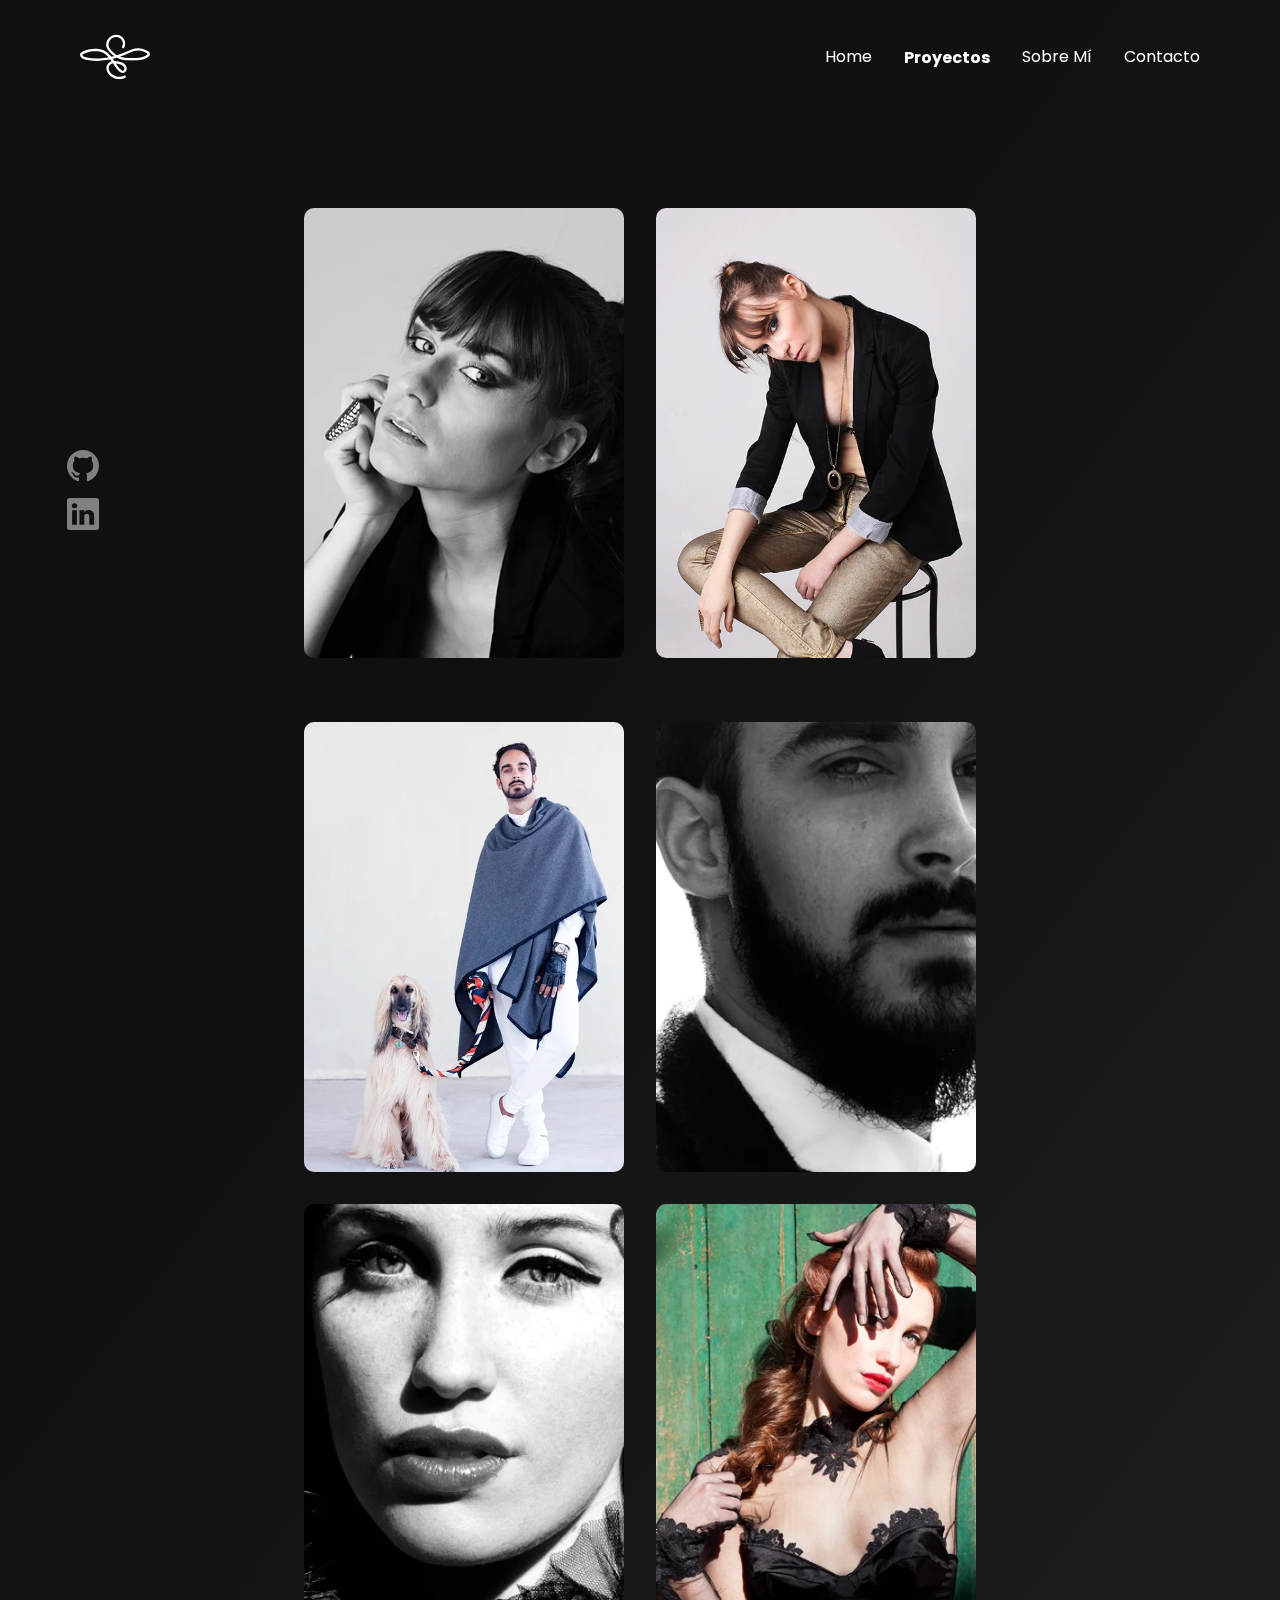
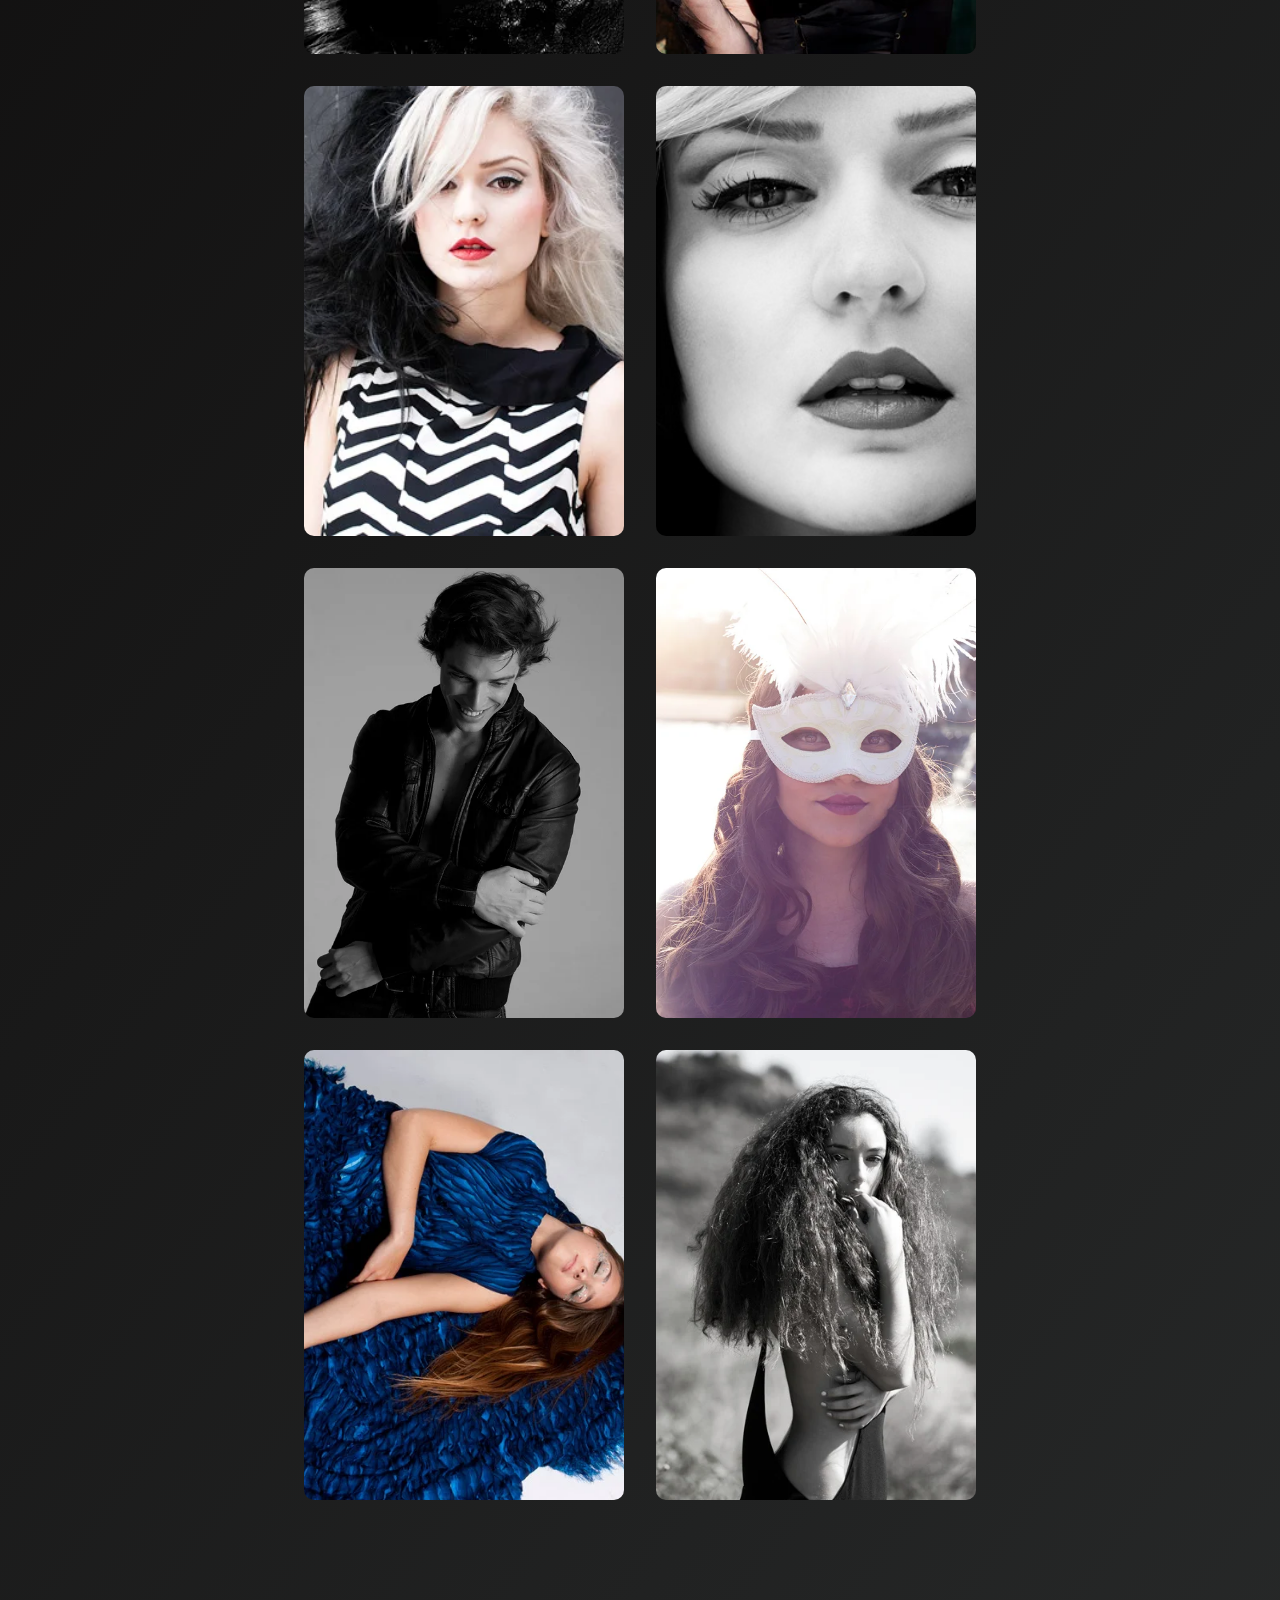
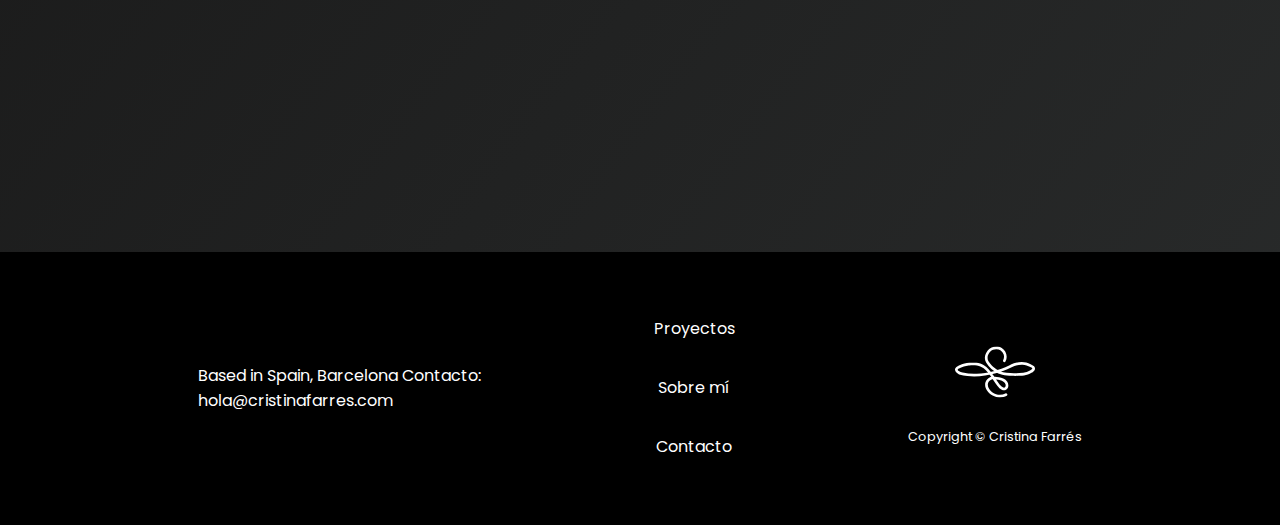
<file: photography.html>
<!DOCTYPE html>
<html lang="en">

<head>
    <meta charset="UTF-8">
    <meta name="viewport" content="width=device-width, initial-scale=1.0">
    <!-- Primary Meta Tags -->
    <title>Fotografía portfolio Cristina Farrés</title>
    <meta name="title" content="Fotografía portfolio Cristina Farrés" />
    <meta name="description" content="Fotografía portfolio Cristina Farrés, fotografía de moda" />

    <!-- Open Graph / Facebook -->
    <meta property="og:type" content="website" />
    <meta property="og:url" content="https://cristinafarres.com/photography.html" />
    <meta property="og:title" content="Fotografía portfolio Cristina Farrés" />
    <meta property="og:description" content="Fotografía portfolio Cristina Farrés, fotografía de moda" />
    <meta property="og:image" content="https://metatags.io/images/meta-tags.png" />

    <!-- Twitter -->
    <meta property="twitter:card" content="summary_large_image" />
    <meta property="twitter:url" content="https://cristinafarres.com/photography.html" />
    <meta property="twitter:title" content="Fotografía portfolio Cristina Farrés" />
    <meta property="twitter:description" content="Fotografía portfolio Cristina Farrés, fotografía de moda" />
    <meta property="twitter:image" content="https://metatags.io/images/meta-tags.png" />

    <!-- Meta Tags Generated with https://metatags.io -->
    <link rel="stylesheet" href="css/global.css">
    <link rel="stylesheet" href="css/photography.css">
    <script src="js/global.js" defer></script>

    <!-- Fuente -->
    <link rel="preconnect" href="https://fonts.googleapis.com">
    <link rel="preconnect" href="https://fonts.gstatic.com" crossorigin>
    <link
        href="https://fonts.googleapis.com/css2?family=Pacifico&family=Poppins:ital,wght@0,100;0,200;0,300;0,400;0,500;0,600;0,700;0,800;0,900;1,100;1,200;1,300;1,400;1,500;1,600;1,700;1,800;1,900&display=swap"
        rel="stylesheet">
         <!-- Añadir logo en la pagina -->
         <link rel="icon" type="image/png" href="assets/logo.png">

</head>

<body>


    <!-- Header común en todos los html -->

    <header class="Header">
        <h1 class="Header-h1">
            <span class="Header-span">Cristina Farrés</span>
            <a href="index.html" class="Header-a" title="ir al home">
                <svg class="Header-logo" xmlns="http://www.w3.org/2000/svg" width="16" height="16" fill="currentColor"
                    viewBox="0 0 149.09 94.79">
                    <use xlink:href="#logo-svg"></use>
                </svg>

            </a>
        </h1>
        <button class="Header-btn" title="ir a menú navegación apto móvil">
            <svg class="Header-svg" xmlns="http://www.w3.org/2000/svg" width="16" height="16" fill="currentColor"
                viewBox="0 0 16 16">
                <use xlink:href="#Header-svg"></use>
            </svg>
        </button>
        <nav class="Nav">
            <ul class="Nav-ul">
                <li class="Nav-li">
                    <a href="index.html" title="ir a la página de inicio"  class="Nav-a">home</a>
                </li>
                <li class="Nav-li">
                    <a href="proyectos.html" title="ir a proyectos" class="Nav-a--isActive">proyectos</a>
                </li>
                <li class="Nav-li">
                    <a href="about.html" title="ir a sobre mí" class="Nav-a">sobre mí</a>
                </li>
                <li class="Nav-li">
                    <a href="contact.html" title="ir a contacto" class="Nav-a">contacto</a>
                </li>
                <li class="Nav-li">
                    <a href="https://github.com/ctyna" title="ir a github" target="_blank" rel="noreferrer"
                        class="Nav-a">github</a>
                </li>
                <li class="Nav-li">
                    <a href="https://www.linkedin.com/in/cristinafarresestragues/" title="ir a linkedin"
                        class="Nav-a">Linkedin</a>
                </li>

            </ul>

        </nav>
    </header>

    <!-- Enlace permanente en todas las páginas a mis redes sociales en el lateral izquierdo del body -->
    <div class="Redes">
        <a href="https://github.com/ctyna" title="ir a github" target="_blank" rel="noreferrer" class="Redes-a">
            <svg class="Red-svg" xmlns="http://www.w3.org/2000/svg" width="16" height="16" fill="currentColor"
                viewBox="0 0 16 16">
                <use xlink:href="#Github-svg"></use>
            </svg>
        </a>

        <a href="https://www.linkedin.com/in/cristinafarresestragues/" class="Redes-a" title="ir a linkedin"
            target="_blank" rel="noreferrer">
            <svg class="Red-svg" xmlns="http://www.w3.org/2000/svg" width="16" height="16" fill="currentColor"
                viewBox="0 0 16 16">
                <use xlink:href="#Linkedin-svg"></use>
            </svg>
        </a>

    </div>



    <!-- Esta página será una muestra de diferentes fotografías tomadas en diferentes sesiones realizadas -->


    <main class="Main">
        <div class="Main-wrapper">
            <div class="Sesiones">
                <div class="Container">
                    <div class="Container">

                        <div class="Container-color">
                            <picture class="Container-picture">
                                <source srcset="assets/silla.webp" type="image/webp" media="(max-width:1200px)">
                                <img class="Container-img" src="assets/silla.webp" width="500" height="750"
                                    alt="Editorial goldandblack, chica sentada en una silla" title="Editorial goldandblack" loading="lazy">
                            </picture>
                        </div>
                        <div class="Container-img--bw">
                            <picture class="Container-picture">
                                <source srcset="assets/gbface.webp" type="image/webp" media="(max-width:1200px)">
                                <img class="Container-img--bw" src="assets/gbface.webp" width="564" height="531"
                                    alt="Editorial goldandblack retrato" title="Editorial goldandblack" loading="lazy">
                            </picture>
                        </div>

                    </div>
                    <div class="Container">
                        <div class="Container-color">
                            <picture class="Container-picture">
                                <source srcset="assets/looksade.webp" type="image/webp" media="(max-width:1200px)">
                                <img class="Container-img" src="assets/looksade.webp" width="500" height="751"
                                    alt="Editorial Madenow con perro" title="Editorial Made now" loading="lazy">
                            </picture>
                        </div>
                        <div class="Container-img--bw">
                            <picture class="Container-picture">
                                <source srcset="assets/luisbw.webp" type="image/webp" media="(max-width:1200px)">
                                <img class="Container-img--bw" src="assets/luisbw.webp" width="564" height="531"
                                    alt="Editorial Made now" title="Editorial Made now" loading="lazy">
                            </picture>
                        </div>

                    </div>



                    <div class="Container-color">
                        <picture class="Container-picture">
                            <source srcset="assets/fd_red.webp" type="image/webp" media="(max-width:1200px)">
                            <img class="Container-img" src="assets/fd_red.webp" width="350" height="325"
                                alt="colaboración con felicidad duce" title="colaboración Felicidad duce"
                                loading="lazy">
                        </picture>
                    </div>
                    <div class="Container-bw">
                        <picture class="Container-picture">
                            <source srcset="assets/fd_face.webp" type="image/webp" media="(max-width:1200px)">
                            <img class="Container-img--bw" src="assets/fd_face.webp" width="400" height="400"
                                alt="colaboración con felicidad duce retrato" title="colaboración Felicidad duce"
                                loading="lazy">
                        </picture>
                    </div>

                </div>

                <div class="Container">
                    <div class="Container-color">
                        <picture class="Container-picture">
                            <source srcset="assets/cruela_color.webp" type="image/webp" media="(max-width:1200px)">
                            <img class="Container-img" src="assets/cruela_color.webp" width="400" height="370"
                                alt="Cruella escuela de maquillaje" title="Maquillaje de cruella" loading="lazy">
                        </picture>
                    </div>
                    <div class="Container-bw">
                        <picture class="Container-picture">
                            <source srcset="assets/cruela_face.webp" type="image/webp" media="(max-width:1200px)">
                            <img class="Container-img--bw" src="assets/cruela_face.jpg" width="500" height="384"
                                alt="colaboración con felcidad duce" title="colaboración Felicidad duce" loading="lazy">
                        </picture>
                    </div>

                </div>


                <div class="Container">
                    <div class="Container-color">
                        <picture class="Container-picture">
                            <source srcset="assets/venecia.webp" type="image/webp" media="(max-width:1200px)">
                            <img class="Container-img" src="assets/venecia.webp" width="500" height="751"
                                alt="colaboración escuela de maquillaje retrato" title="colaboración escuela de maquillaje"
                                loading="lazy">
                        </picture>
                    </div>
                    <div class="Container-img--bw">
                        <picture class="Container-picture">
                            <source srcset="assets/ignasi.webp" type="image/webp" media="(max-width:1200px)">
                            <img class="Container-img--bw" src="assets/ignasi.webp" width="500" height="389"
                                alt="chico en blanco y negro chaqueta de cuero" title="blanco y negro chico"
                                loading="lazy">
                        </picture>
                    </div>

                </div>


                <div class="Container">
                    <div class="Container-color">
                        <picture class="Container-picture">
                            <source srcset="assets/blue.webp" type="image/webp" media="(max-width:1200px)">
                            <img class="Container-img" src="assets/blue.webp" width="400" height="524"
                                alt="colaboración con diseñadora" title="colaboración colaboración con diseñadora"
                                loading="lazy">
                        </picture>
                    </div>
                    <div class="Container-bw">
                        <picture class="Container-picture">
                            <source srcset="assets/curly.webp" type="image/webp" media="(max-width:1200px)">
                            <img class="Container-img--bw" src="assets/curly.webp" width="400" height="600"
                                alt="colaboración con felcidad duce" title="colaboración Felicidad duce" loading="lazy">
                        </picture>
                    </div>

                </div>



            </div>

        </div>
    </main>

    <!-- Apartado de los SVG - symbol Global de todos los documentos -->

    <svg class="svg" xmlns="http://www.w3.org/2000/svg" width="16" height="16" fill="currentColor" viewBox="0 0 16 16">

        <symbol id="Header-svg">
            <path fill-rule="evenodd"
                d="M2.5 12a.5.5 0 0 1 .5-.5h10a.5.5 0 0 1 0 1H3a.5.5 0 0 1-.5-.5m0-4a.5.5 0 0 1 .5-.5h10a.5.5 0 0 1 0 1H3a.5.5 0 0 1-.5-.5m0-4a.5.5 0 0 1 .5-.5h10a.5.5 0 0 1 0 1H3a.5.5 0 0 1-.5-.5" />
        </symbol>
        <symbol id="Github-svg">
            <path
                d="M8 0C3.58 0 0 3.58 0 8c0 3.54 2.29 6.53 5.47 7.59.4.07.55-.17.55-.38 0-.19-.01-.82-.01-1.49-2.01.37-2.53-.49-2.69-.94-.09-.23-.48-.94-.82-1.13-.28-.15-.68-.52-.01-.53.63-.01 1.08.58 1.23.82.72 1.21 1.87.87 2.33.66.07-.52.28-.87.51-1.07-1.78-.2-3.64-.89-3.64-3.95 0-.87.31-1.59.82-2.15-.08-.2-.36-1.02.08-2.12 0 0 .67-.21 2.2.82.64-.18 1.32-.27 2-.27s1.36.09 2 .27c1.53-1.04 2.2-.82 2.2-.82.44 1.1.16 1.92.08 2.12.51.56.82 1.27.82 2.15 0 3.07-1.87 3.75-3.65 3.95.29.25.54.73.54 1.48 0 1.07-.01 1.93-.01 2.2 0 .21.15.46.55.38A8.01 8.01 0 0 0 16 8c0-4.42-3.58-8-8-8" />
        </symbol>
        <symbol id="Linkedin-svg">
            <path
                d="M0 1.146C0 .513.526 0 1.175 0h13.65C15.474 0 16 .513 16 1.146v13.708c0 .633-.526 1.146-1.175 1.146H1.175C.526 16 0 15.487 0 14.854zm4.943 12.248V6.169H2.542v7.225zm-1.2-8.212c.837 0 1.358-.554 1.358-1.248-.015-.709-.52-1.248-1.342-1.248S2.4 3.226 2.4 3.934c0 .694.521 1.248 1.327 1.248zm4.908 8.212V9.359c0-.216.016-.432.08-.586.173-.431.568-.878 1.232-.878.869 0 1.216.662 1.216 1.634v3.865h2.401V9.25c0-2.22-1.184-3.252-2.764-3.252-1.274 0-1.845.7-2.165 1.193v.025h-.016l.016-.025V6.169h-2.4c.03.678 0 7.225 0 7.225z" />
        </symbol>



        <svg class="Header-logo" data-name="Capa 2" xmlns="http://www.w3.org/2000/svg" width="16" height="16"
            fill="currentColor" viewBox="0 0 149.09 94.79">
            <symbol id="logo-svg">
                <path
                    d="m94.07,27.81c4.79-8.66,1.59-20.11-6.95-25.09S67.28-.19,60.97,7.46c-3.17,3.84-5.15,8.59-5.31,13.59-.19,5.92,3.25,10.66,6.9,14.98,6.64,7.86,15.48,13.97,25.52,16.52,5.73,1.46,11.69,1.88,17.58,2,5.17.11,10.37.15,15.54-.13s9.95-.88,14.66-2.46c2.29-.77,4.54-1.75,6.61-3s4.52-2.86,5.8-4.99c1.46-2.43.9-5.17-.96-7.19-1.7-1.84-4.19-2.94-6.42-3.98-5.22-2.45-10.71-4.11-16.52-4.12-4.97,0-9.97.95-14.64,2.62-3.08,1.11-5.97,2.57-8.92,3.98-18.56,8.91-39.37,14.31-59.94,15.33-8.96.44-17.89-.17-26.66-2.11-2.59-.57-5.04-1.04-7.14-2.75-.65-.53-1.27-1.13-1.69-1.84-.28-.46-.27-.41-.37-.92.06.3.07,0,0-.08-.24-.34.13-.08-.05.1.04-.04.04-.2.06-.25.11-.3.02.16-.15.34.02-.02.06-.17.08-.17,0,0,.46-.69.14-.25-.25.33.36-.37.47-.48.1-.09.66-.57.35-.33.37-.29.78-.56,1.18-.81,1.07-.67,2.2-1.25,3.35-1.78,3.92-1.82,8.15-3.01,12.42-3.66-.8.12.33-.03.57-.06,1.05-.11,2.11-.21,3.16-.3,2.29-.19,4.59-.32,6.89-.32,5.01,0,10.12.63,14.75,2.65,3.73,1.63,6.91,4.08,9.76,6.94,5.79,5.79,10.08,12.85,14.55,19.66,2.09,3.18,4.22,6.34,6.61,9.3,2.21,2.74,4.86,5.54,8.08,7.08,2.5,1.19,5.32,1.54,7.81.1,2.11-1.22,3.66-3.53,4.16-5.9,1.09-5.16-1.63-10.22-5.68-13.29-4.53-3.43-10.14-4.1-15.58-4.94-4.08-.63-7.96-1.46-11.89.23-4.42,1.9-8.08,5.74-9.41,10.4s.01,9.73,2.42,13.83c4.8,8.17,14.23,13.31,23.59,13.75,4.8.23,9.52-.97,13.78-3.13,2.87-1.45.34-5.77-2.52-4.32-7.76,3.93-16.82,2.88-23.94-1.92-6.11-4.12-12.05-13.1-6.9-20.15,1.1-1.51,2.6-2.7,4.24-3.57.73-.39,1.48-.67,2.29-.87.44-.11.92-.13,1.77-.11,1.86.06,3.55.41,5.43.7,2.53.39,5.07.67,7.55,1.32,4.1,1.06,8.47,3.33,9.78,7.69.5,1.67.48,3.57-.6,5.03-1.14,1.55-2.79,1.38-4.34.54-.55-.3-1.06-.65-1.57-1.01,0,0-.54-.4-.28-.2s-.31-.26-.29-.23c-.55-.46-1.08-.95-1.6-1.46-1.09-1.08-2.09-2.24-3.04-3.44-1.95-2.44-3.99-5.55-5.83-8.36-4.31-6.59-8.53-13.34-13.94-19.1-2.6-2.77-5.52-5.3-8.78-7.26-4.27-2.56-9.05-3.94-13.96-4.57-4.48-.57-9.01-.44-13.5-.05-2.95.25-5.86.57-8.75,1.26-4.65,1.11-9.49,2.8-13.5,5.45-1.93,1.28-3.94,2.96-4.14,5.42-.36,4.4,4.05,7.88,7.61,9.51,1.2.55,2.6.78,3.88,1.08,1.4.33,2.81.63,4.22.9,2.42.46,4.85.83,7.29,1.13,17.64,2.16,35.95-.55,52.97-5.25,9.81-2.71,19.45-6.26,28.57-10.79,6.61-3.28,13.7-5.65,21.39-5.29,5.07.24,9.95,2.09,14.42,4.39.9.46,3.9,1.7,3.76,2.96-.08.69-1.09,1.35-1.58,1.76-.86.72-1.8,1.35-2.77,1.92-7.75,4.62-17.32,4.84-26.09,4.86-10.21.03-21.05.24-30.58-4-4.21-1.87-8.1-4.42-11.54-7.48s-6.78-6.65-9.16-10.64c-4.61-7.71.7-18.17,8.53-21.4s17,.37,19.63,8.28c1.2,3.61,1.04,7.58-.81,10.93-1.56,2.82,2.76,5.34,4.32,2.52h0Z" />
            </symbol>


        </svg>


    </svg>

    <!-- Apartado de SVG específico del documento en concreto -->





    <!-- Footer común en todas las páginas -->

    <footer class="Footer">
        <div class="Footer-wrapper">

            <div class="Footer-direction">
                <span class="Span-h4">Based in Spain, Barcelona</span>
                <span class="Span-h4">Contacto:</span>
                <span class="Span-h5">
                    <a href="mailto:hola@cristinafarres.com" class="Footer-link" title="enviar correo">
                        hola@cristinafarres.com</a>
                </span>


            </div>


            <ul class="Footer-ul">
                <li class="Footer-li">
                    <a href="proyectos.html" class="Footer-a" title="ir a Proyectos">Proyectos</a>
                </li>
                <li class="Footer-li">
                    <a href="about.html" class="Footer-a" title="ir a Sobre mí">Sobre mí</a>
                </li>
                <li class="Footer-li">
                    <a href="contact.html" class="Footer-a" title="ir a Contactos">Contacto</a>
                </li>
            </ul>
            <div class="Footer-logo">
                <svg class="Footer-svg" xmlns="http://www.w3.org/2000/svg" width="16" height="16" fill="currentColor"
                    viewBox="0 0 149.09 94.79">
                    <use xlink:href="#logo-svg"></use>
                </svg>

                <span class="Footer-span">Copyright © Cristina Farrés</span>
            </div>
        </div>

    </footer>




</body>

</html>
</file>
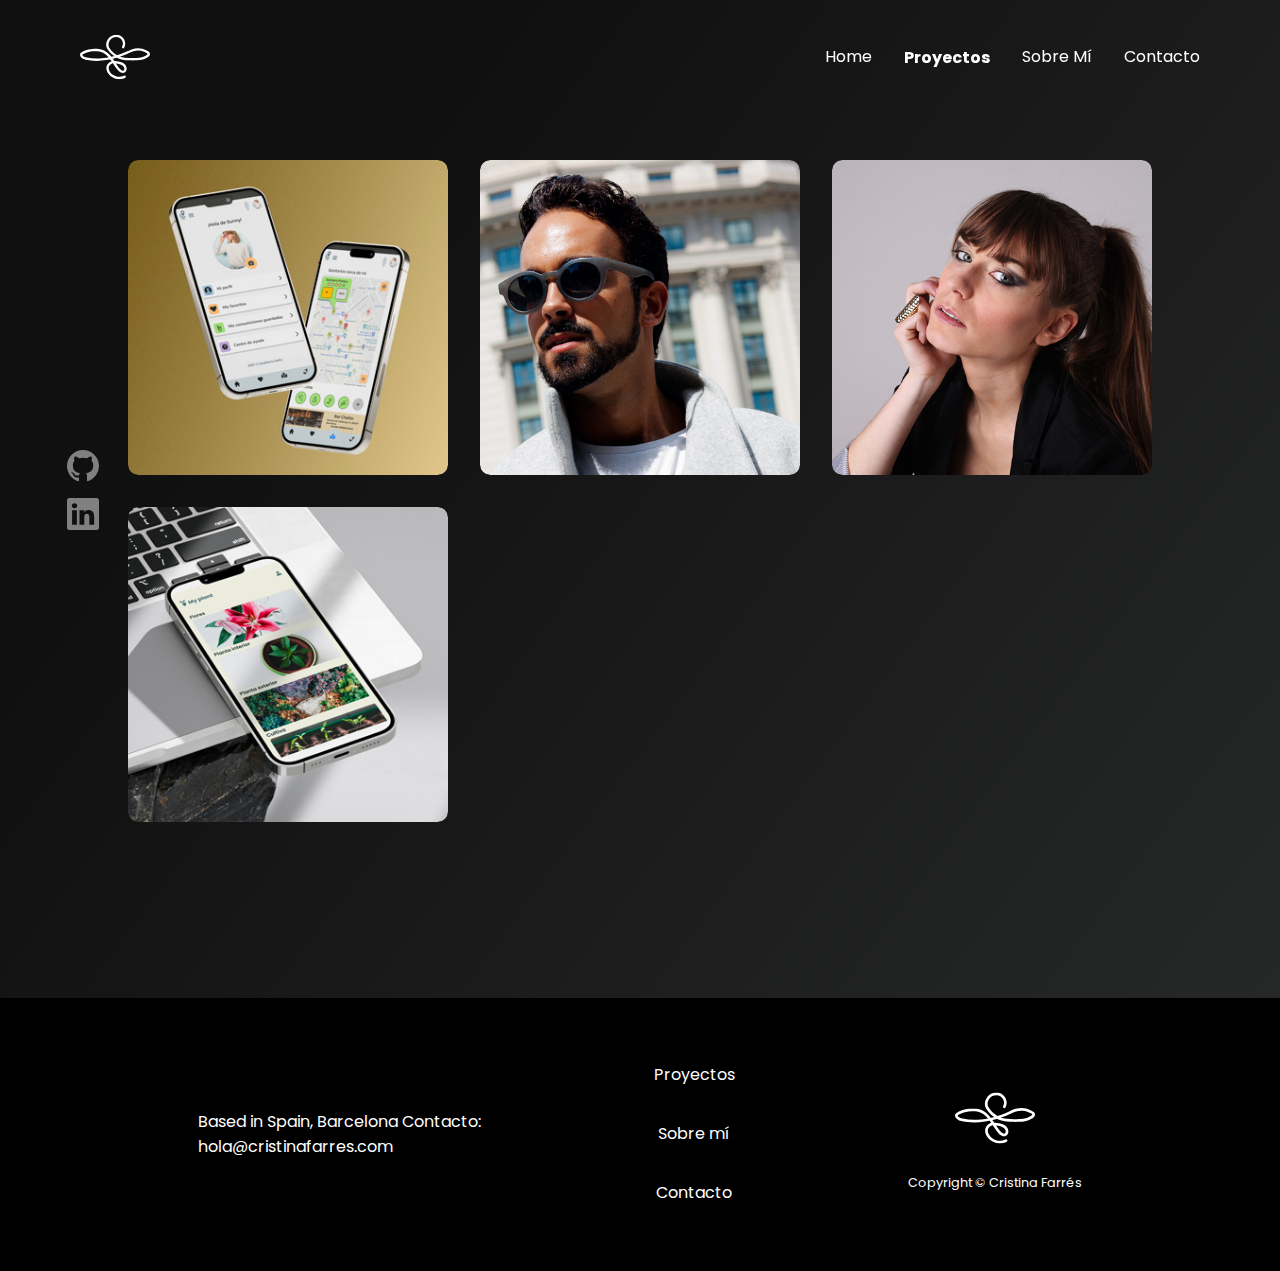
<file: proyectos.html>
<!DOCTYPE html>
<html lang="en">

<head>
    <meta charset="UTF-8">
    <meta name="viewport" content="width=device-width, initial-scale=1.0">
    <!-- Primary Meta Tags -->
<!-- Primary Meta Tags -->
<title>Sección de proyectos Cristina Farrés</title>
<meta name="title" content="Sección de proyectos Cristina Farrés" />
<meta name="description" content="Sección de proyectos realizados por Cristina Farrés" />

<!-- Open Graph / Facebook -->
<meta property="og:type" content="website" />
<meta property="og:url" content="https://cristinafarres.com/proyectos.html" />
<meta property="og:title" content="Sección de proyectos Cristina Farrés" />
<meta property="og:description" content="Sección de proyectos realizados por Cristina Farrés" />
<meta property="og:image" content="https://metatags.io/images/meta-tags.png" />

<!-- Twitter -->
<meta property="twitter:card" content="summary_large_image" />
<meta property="twitter:url" content="https://cristinafarres.com/proyectos.html" />
<meta property="twitter:title" content="Sección de proyectos Cristina Farrés" />
<meta property="twitter:description" content="Sección de proyectos realizados por Cristina Farrés" />
<meta property="twitter:image" content="https://metatags.io/images/meta-tags.png" />

<!-- Meta Tags Generated with https://metatags.io -->

    <!-- Meta Tags Generated with https://metatags.io -->
    <link rel="stylesheet" href="css/global.css">
    <link rel="stylesheet" href="css/proyectos.css">
    <script src="js/global.js" defer></script>
    <!-- Fuente -->
    <link rel="preconnect" href="https://fonts.googleapis.com">
    <link rel="preconnect" href="https://fonts.gstatic.com" crossorigin>
    <link
        href="https://fonts.googleapis.com/css2?family=Pacifico&family=Poppins:ital,wght@0,100;0,200;0,300;0,400;0,500;0,600;0,700;0,800;0,900;1,100;1,200;1,300;1,400;1,500;1,600;1,700;1,800;1,900&display=swap"
        rel="stylesheet">
         <!-- Añadir logo en la pagina -->
         <link rel="icon" type="image/png" href="assets/logo.png">


</head>

<body>


    <!-- Header común en todos los html -->
    <header class="Header">
        <h1 class="Header-h1">
            <span class="Header-span">Cristina Farrés</span>
            <a href="index.html" class="Header-a" title="ir al home">
                <svg class="Header-logo" xmlns="http://www.w3.org/2000/svg" width="16" height="16" fill="currentColor"
                    viewBox="0 0 149.09 94.79">
                    <use xlink:href="#logo-svg"></use>
                </svg>

            </a>
        </h1>
        <button class="Header-btn" title="ir a menú navegación apto móvil">
            <svg class="Header-svg" xmlns="http://www.w3.org/2000/svg" width="16" height="16" fill="currentColor"
                viewBox="0 0 16 16">
                <use xlink:href="#Header-svg"></use>
            </svg>
        </button>
        <nav class="Nav">
            <ul class="Nav-ul">
                <li class="Nav-li">
                    <a href="index.html" title="ir a la página de inicio"  class="Nav-a">home</a>
                </li>
                <li class="Nav-li">
                    <a href="proyectos.html" title="ir a proyectos" class="Nav-a--isActive">proyectos</a>
                </li>
                <li class="Nav-li">
                    <a href="about.html" title="ir a sobre mí" class="Nav-a">sobre mí</a>
                </li>
                <li class="Nav-li">
                    <a href="contact.html" title="ir a contacto" class="Nav-a">contacto</a>
                </li>
                <li class="Nav-li">
                    <a href="https://github.com/ctyna" title="ir a github" target="_blank" rel="noreferrer"
                        class="Nav-a">github</a>
                </li>
                <li class="Nav-li">
                    <a href="https://www.linkedin.com/in/cristinafarresestragues/" title="ir a linkedin"
                        class="Nav-a">Linkedin</a>
                </li>

            </ul>

        </nav>
    </header>


    <!-- Enlace permanente en todas las páginas a mis redes sociales en el lateral izquierdo del body -->
    <div class="Redes">
        <a href="https://github.com/ctyna" title="ir a github" target="_blank" rel="noreferrer" class="Redes-a">
            <svg class="Red-svg" xmlns="http://www.w3.org/2000/svg" width="16" height="16" fill="currentColor"
                viewBox="0 0 16 16">
                <use xlink:href="#Github-svg"></use>
            </svg>
        </a>

        <a href="https://www.linkedin.com/in/cristinafarresestragues/" class="Redes-a" title="ir a linkedin"
            target="_blank" rel="noreferrer">
            <svg class="Red-svg" xmlns="http://www.w3.org/2000/svg" width="16" height="16" fill="currentColor"
                viewBox="0 0 16 16">
                <use xlink:href="#Linkedin-svg"></use>
            </svg>
        </a>

    </div>
    <!-- Grid con diferentes proyectos y cuando el usuario haga hover sobre 
las diferentes cajas aparece el nombre del proyecto -->
    <!-- El usuario puede acceder al proyecto al hacer click en la imagen 
        o en el texto que aparece con el hover -->

    <main class="Main">
        <div class="Main-wrapper">
            <div class="Container">
                <a href="localizabano.html" title="ir al proyecto" class="Container-a">
                    <picture class="Container-picture">
                        <img class="Container-img" src="assets/localiza_bg.jpg" alt="ir al proyecto localiza un baño"
                            title="ir a Localiza un baño" loading="lazy">
                    </picture>


                    <div class="Container-overlay">
                        <h2 class="Container-h2">
                            Localiza un baño
                        </h2>
                        <span class="Container-span">ux/ui proyecto</span>
                        <span class="Container-span">Proyecto final de máster</span>
                    </div>
                </a> <a href="https://issuu.com/made./docs/esp_final_the_empire/25?e=0/306634110" target="_blank"
                    rel="noreferrer" title="ir a la publicación de la revista" class="Container-a">
                    <picture class="Container-picture">
                        <img class="Container-img" src="assets/madenow.jpg" alt="where is my jumper"
                            title="where is my jumper, fotografía de marca" loading="lazy">
                    </picture>

                    <div class="Container-overlay">
                        <h2 class="Container-h2">
                            Where is my jumper
                        </h2>
                        <span class="Container-span">fotógrafa</span>
                    </div>
                </a>

                <a href="photography.html" title="ir al proyecto" class="Container-a">
                    <picture class="Container-picture">
                        <img class="Container-img" src="assets/goldface.jpg" alt="Acceder al apartado de fotografía" title="ir a Portfolio de fotografía"
                            loading="lazy">
                    </picture>

                    <div class="Container-overlay">
                        <h2 class="Container-h2">
                            Portfolio
                        </h2>
                        <span class="Container-span">fotógrafa</span>
                    </div>
                </a>
                <a href="construccion.html" title="ir al proyecto" class="Container-a">
                    <picture class="Container-picture">
                        <img class="Container-img" src="assets/myplant.jpg" alt="Acceso a proyecto de My plant" title="ir a My plant"
                            loading="lazy">
                    </picture>

                    <div class="Container-overlay">
                        <h2 class="Container-h2">
                            my plant
                        </h2>
                        <span class="Container-span">ux/ui proyecto</span>
                    </div>
                </a>

            </div>





        </div>
    </main>



    <!-- Apartado de los SVG - symbol Global de todos los documentos -->

    <svg class="svg" xmlns="http://www.w3.org/2000/svg" width="16" height="16" fill="currentColor" viewBox="0 0 16 16">

        <symbol id="Header-svg">
            <path fill-rule="evenodd"
                d="M2.5 12a.5.5 0 0 1 .5-.5h10a.5.5 0 0 1 0 1H3a.5.5 0 0 1-.5-.5m0-4a.5.5 0 0 1 .5-.5h10a.5.5 0 0 1 0 1H3a.5.5 0 0 1-.5-.5m0-4a.5.5 0 0 1 .5-.5h10a.5.5 0 0 1 0 1H3a.5.5 0 0 1-.5-.5" />
        </symbol>
        <symbol id="Github-svg">
            <path
                d="M8 0C3.58 0 0 3.58 0 8c0 3.54 2.29 6.53 5.47 7.59.4.07.55-.17.55-.38 0-.19-.01-.82-.01-1.49-2.01.37-2.53-.49-2.69-.94-.09-.23-.48-.94-.82-1.13-.28-.15-.68-.52-.01-.53.63-.01 1.08.58 1.23.82.72 1.21 1.87.87 2.33.66.07-.52.28-.87.51-1.07-1.78-.2-3.64-.89-3.64-3.95 0-.87.31-1.59.82-2.15-.08-.2-.36-1.02.08-2.12 0 0 .67-.21 2.2.82.64-.18 1.32-.27 2-.27s1.36.09 2 .27c1.53-1.04 2.2-.82 2.2-.82.44 1.1.16 1.92.08 2.12.51.56.82 1.27.82 2.15 0 3.07-1.87 3.75-3.65 3.95.29.25.54.73.54 1.48 0 1.07-.01 1.93-.01 2.2 0 .21.15.46.55.38A8.01 8.01 0 0 0 16 8c0-4.42-3.58-8-8-8" />
        </symbol>
        <symbol id="Linkedin-svg">
            <path
                d="M0 1.146C0 .513.526 0 1.175 0h13.65C15.474 0 16 .513 16 1.146v13.708c0 .633-.526 1.146-1.175 1.146H1.175C.526 16 0 15.487 0 14.854zm4.943 12.248V6.169H2.542v7.225zm-1.2-8.212c.837 0 1.358-.554 1.358-1.248-.015-.709-.52-1.248-1.342-1.248S2.4 3.226 2.4 3.934c0 .694.521 1.248 1.327 1.248zm4.908 8.212V9.359c0-.216.016-.432.08-.586.173-.431.568-.878 1.232-.878.869 0 1.216.662 1.216 1.634v3.865h2.401V9.25c0-2.22-1.184-3.252-2.764-3.252-1.274 0-1.845.7-2.165 1.193v.025h-.016l.016-.025V6.169h-2.4c.03.678 0 7.225 0 7.225z" />
        </symbol>



        <svg class="Header-logo" data-name="Capa 2" xmlns="http://www.w3.org/2000/svg" width="16" height="16"
            fill="currentColor" viewBox="0 0 149.09 94.79">
            <symbol id="logo-svg">
                <path
                    d="m94.07,27.81c4.79-8.66,1.59-20.11-6.95-25.09S67.28-.19,60.97,7.46c-3.17,3.84-5.15,8.59-5.31,13.59-.19,5.92,3.25,10.66,6.9,14.98,6.64,7.86,15.48,13.97,25.52,16.52,5.73,1.46,11.69,1.88,17.58,2,5.17.11,10.37.15,15.54-.13s9.95-.88,14.66-2.46c2.29-.77,4.54-1.75,6.61-3s4.52-2.86,5.8-4.99c1.46-2.43.9-5.17-.96-7.19-1.7-1.84-4.19-2.94-6.42-3.98-5.22-2.45-10.71-4.11-16.52-4.12-4.97,0-9.97.95-14.64,2.62-3.08,1.11-5.97,2.57-8.92,3.98-18.56,8.91-39.37,14.31-59.94,15.33-8.96.44-17.89-.17-26.66-2.11-2.59-.57-5.04-1.04-7.14-2.75-.65-.53-1.27-1.13-1.69-1.84-.28-.46-.27-.41-.37-.92.06.3.07,0,0-.08-.24-.34.13-.08-.05.1.04-.04.04-.2.06-.25.11-.3.02.16-.15.34.02-.02.06-.17.08-.17,0,0,.46-.69.14-.25-.25.33.36-.37.47-.48.1-.09.66-.57.35-.33.37-.29.78-.56,1.18-.81,1.07-.67,2.2-1.25,3.35-1.78,3.92-1.82,8.15-3.01,12.42-3.66-.8.12.33-.03.57-.06,1.05-.11,2.11-.21,3.16-.3,2.29-.19,4.59-.32,6.89-.32,5.01,0,10.12.63,14.75,2.65,3.73,1.63,6.91,4.08,9.76,6.94,5.79,5.79,10.08,12.85,14.55,19.66,2.09,3.18,4.22,6.34,6.61,9.3,2.21,2.74,4.86,5.54,8.08,7.08,2.5,1.19,5.32,1.54,7.81.1,2.11-1.22,3.66-3.53,4.16-5.9,1.09-5.16-1.63-10.22-5.68-13.29-4.53-3.43-10.14-4.1-15.58-4.94-4.08-.63-7.96-1.46-11.89.23-4.42,1.9-8.08,5.74-9.41,10.4s.01,9.73,2.42,13.83c4.8,8.17,14.23,13.31,23.59,13.75,4.8.23,9.52-.97,13.78-3.13,2.87-1.45.34-5.77-2.52-4.32-7.76,3.93-16.82,2.88-23.94-1.92-6.11-4.12-12.05-13.1-6.9-20.15,1.1-1.51,2.6-2.7,4.24-3.57.73-.39,1.48-.67,2.29-.87.44-.11.92-.13,1.77-.11,1.86.06,3.55.41,5.43.7,2.53.39,5.07.67,7.55,1.32,4.1,1.06,8.47,3.33,9.78,7.69.5,1.67.48,3.57-.6,5.03-1.14,1.55-2.79,1.38-4.34.54-.55-.3-1.06-.65-1.57-1.01,0,0-.54-.4-.28-.2s-.31-.26-.29-.23c-.55-.46-1.08-.95-1.6-1.46-1.09-1.08-2.09-2.24-3.04-3.44-1.95-2.44-3.99-5.55-5.83-8.36-4.31-6.59-8.53-13.34-13.94-19.1-2.6-2.77-5.52-5.3-8.78-7.26-4.27-2.56-9.05-3.94-13.96-4.57-4.48-.57-9.01-.44-13.5-.05-2.95.25-5.86.57-8.75,1.26-4.65,1.11-9.49,2.8-13.5,5.45-1.93,1.28-3.94,2.96-4.14,5.42-.36,4.4,4.05,7.88,7.61,9.51,1.2.55,2.6.78,3.88,1.08,1.4.33,2.81.63,4.22.9,2.42.46,4.85.83,7.29,1.13,17.64,2.16,35.95-.55,52.97-5.25,9.81-2.71,19.45-6.26,28.57-10.79,6.61-3.28,13.7-5.65,21.39-5.29,5.07.24,9.95,2.09,14.42,4.39.9.46,3.9,1.7,3.76,2.96-.08.69-1.09,1.35-1.58,1.76-.86.72-1.8,1.35-2.77,1.92-7.75,4.62-17.32,4.84-26.09,4.86-10.21.03-21.05.24-30.58-4-4.21-1.87-8.1-4.42-11.54-7.48s-6.78-6.65-9.16-10.64c-4.61-7.71.7-18.17,8.53-21.4s17,.37,19.63,8.28c1.2,3.61,1.04,7.58-.81,10.93-1.56,2.82,2.76,5.34,4.32,2.52h0Z" />
            </symbol>


        </svg>


    </svg>

    <!-- Apartado de SVG específico del documento en concreto -->




    <!-- Footer común en todas las páginas -->

    <footer class="Footer">
        <div class="Footer-wrapper">

            <div class="Footer-direction">
                <span class="Span-h4">Based in Spain, Barcelona</span>
                <span class="Span-h4">Contacto:</span>
                <span class="Span-h5">
                    <a href="mailto:hola@cristinafarres.com" class="Footer-link" title="enviar correo">
                        hola@cristinafarres.com</a>
                </span>


            </div>


            <ul class="Footer-ul">
                <li class="Footer-li">
                    <a href="proyectos.html" class="Footer-a" title="ir a Proyectos">Proyectos</a>
                </li>
                <li class="Footer-li">
                    <a href="about.html" class="Footer-a" title="ir a Sobre mí">Sobre mí</a>
                </li>
                <li class="Footer-li">
                    <a href="contact.html" class="Footer-a" title="ir a Contactos">Contacto</a>
                </li>
            </ul>
            <div class="Footer-logo">
                <svg class="Footer-svg" xmlns="http://www.w3.org/2000/svg" width="16" height="16" fill="currentColor"
                    viewBox="0 0 149.09 94.79">
                    <use xlink:href="#logo-svg"></use>
                </svg>

                <span class="Footer-span">Copyright © Cristina Farrés</span>
            </div>
        </div>

    </footer>


</body>

</html>
</file>
<file: css/global.css>
* {
    margin: 0;
    padding: 0;
    border: 0;
    box-sizing: border-box;
}

li {
    list-style: none;
}

h1,
h2,
h3,
h4,
h5,
h6 {
    font-size: inherit;
    font-weight: inherit;
}

a {
    display: block;
    text-decoration: none;
    color: inherit;
}

p a {
    display: inline;
}

img,
picture,
video,
iframe,
svg {
    display: block;
    width: 100%;

}

svg {
    fill: currentColor;
}

form,
input,
label,
select,
option,
textarea,
button {
    font-size: inherit;
    font-family: inherit;
    line-height: inherit;
    background-color: transparent;
    display: block;
}

:root {
    font-size: 100%;

    /* Custom properties */

    /* Fuente para títulos */
    --f-title: "Playfair Display", serif;

    /* Variables de texto */

    --font-h2: 3em;
    --font-h3: 2em;

    /* Variables de fuente decorativos */
    --bold-: bolder;

    /* Variables de color */

    --bg-c: #112E3D;
    --c-orange: #fd9139;

    /* Variables colores primarios */

    --c-black: black;
    --c-white: #ffff;


    /* Variables de margin de casi todas las páginas de 
     después del header-fixed */
    --margin-h: 10rem auto 0;

    /* Variables de ancho de toda la web para unificar estilo */
    --width-: 80%;

}




html {
    scroll-behavior: smooth;
}

body {
    background: rgb(17,16,16);
    background: linear-gradient(127deg, rgba(17,16,16,1) 24%, rgba(41,43,43,1) 100%);
    font-family: "Poppins", sans-serif;
    color: var(--c-white);

}


/* Header común en todos los html */

.Header {
    /* background-color: aqua; */
    width: 100%;


    padding: 2rem 5rem;

    display: flex;
    flex-flow: row wrap;
    justify-content: space-between;
    align-items: center;
    position: fixed;
    top: 0;
    left: 0;
    z-index: 1;
}

.Header-h1 {
    font-size: 1.2em;
}

.Header-btn {
    color: var(--c-white);
    display: none;
}

.Header-svg {

    fill: currentColor;
    width: 2rem;
    height: 2rem;
}

.Header-span {
    display: none;
}

.Header-logo {
    width: 4.375rem;
    height: 3.125rem;

}

.Header-logo:hover {
    color: #E4884D;
}

.Nav-ul {
    display: flex;
    flex-flow: row nowrap;
    justify-content: flex-end;
    align-items: center;
    gap: 2rem;
}

.Nav-li {
    text-transform: capitalize;

}

.Nav-li:nth-child(5),
.Nav-li:nth-child(6) {
    display: none;
}

/* Elementos para dar visibilidad de dónde esta el usuario */

.Nav-a--isActive {
    font-weight: bolder;

}

.Nav-a::after {
    content: '';
    display: block;
    width: 100%;
    height: .125rem;
    background-color: var(--c-white);
    transform: scaleX(0);
    transition: transform .5s ease;
}

.Nav-a:hover::after {
    transform: scaleX(1);
}

.Nav-span {
    /* background-color: aliceblue; */

    padding: 0rem 0 0 4.9rem;
    font-style: italic;
}

/* Elemento de redes en la parte inferior izquierda de la pantalla */

.Redes {

    /* background-color: aqua; */

    width: 5%;
    padding: 0 5.2rem;
    display: flex;
    flex-flow: column nowrap;
    justify-content: flex-end;
    align-items: center;
    gap: 1rem;
    position: fixed;
    top: 50%;
    left: 0;
    z-index: 1;

}

.Red-svg {
    color: grey;
    width: 2rem;
    height: 2rem;
}

.Red-svg:hover {
    color: var(--c-white);
    filter: drop-shadow(2px 2px 10px);
}


/* Footer */
.Footer {
    width: 100%;
    background-color: var(--c-black);
    margin: 10rem auto 0;
    padding: 2rem;
    color: var(--c-white);



}

.Footer-wrapper {
    width: 100%;
    margin: 0 auto 0;
    padding: 2rem 5rem;
    display: flex;
    flex-flow: row wrap;
    justify-content: space-around;
    align-items: center;

}

.Footer-logo {
    display: flex;
    flex-flow: column nowrap;
    justify-content: center;
    align-items: center;
    gap: 1rem;
}

.Footer-span {
    font-size: 0.8em;
}

.Span-h4 {
    margin: 0 0 1rem;
}

.Footer-svg {
    /* background-color: #ffc100; */
    color: var(--c-white);
    width: 5rem;
    height: 5rem;

}

.Footer-link::after {
    content: '';
    display: block;
    width: 70%;
    height: .125rem;
    background-color: var(--c-white);
    transform: scaleX(0);
    transition: transform .5s ease;
}


.Footer-link:hover::after {
    transform: scaleX(1);
}


.Footer-ul {
    display: flex;
    flex-flow: column nowrap;
    justify-content: flex-start;
    align-items: center;
    gap: 2rem;
}

.Footer-a::after {
    content: '';
    display: block;
    width: 100%;
    height: .125rem;
    background-color: var(--c-white);
    transform: scaleX(0);
    transition: transform .5s ease;
}


.Footer-a:hover::after {
    transform: scaleX(1);
}




/* Media Queries */

@media (max-width: 1000px) {}

@media (max-width:750px) {
    .Header-logo {
        width: 3rem;
    }

    .Red-svg {
        display: none;
    }

    .Header {
        background-color: var(--c-black);
        justify-content: space-between;
        padding: 1rem 3rem;
    }

    .Nav {
        width: 100%;
        display: none;
        pointer-events: none;
        overflow: hidden;



    }

    .Nav.isActive {
        background-color: rgba(0, 0, 0, 0.9);
       
        color: var(--c-white);
        position: absolute;
        top: 100%;
        left: 0;
        width: 100%;
        display: flex;
        flex-flow: column;
        justify-content: center;
        align-content: center;
        padding: 2rem;
        pointer-events: auto ;



    }

    .Header-btn {
        display: flex;
        cursor: pointer;
    }

    .Nav-ul {
        /* background-color: aliceblue; */


        flex-flow: column;
        justify-content: center;
        align-content: center;
    }

    .Nav-li:nth-child(5),
    .Nav-li:nth-child(6) {
        display: flex;
    }


    .Footer-wrapper {
        justify-content: center;
        gap: 2rem;


    }

    .Span-h4,
    .Span-h5 {
        font-size: 0.8em;
    }

    .Footer-span {
        width: 100%;
        font-size: 0.7em;
    }


}
</file>
<file: css/about.css>
.Main-wrapper{
    margin: 7rem 0;
    
}
/* Sección sobre mí */
.About{

padding: 5rem 0;

    width: 100% ;
    
    /* background-color: aquamarine; */
 
}
.About-wrapper{  
    width: 90%;
     margin: auto;
     padding: 2rem;
    display: grid;
    grid-template-columns: repeat(2 , 1fr);
    gap: 2rem;

}
.About-text{
   width: 100%;
    padding:0 5rem 2rem;
    display: flex;
    flex-flow: column nowrap;
    justify-content: flex-end;
    align-items: flex-start;
}
.About-h2{
    font-size: var(--font-h2);
    margin: 0 0 2rem;
}
.About-p{
    font-size: 1.5em;
}
.About-asset{
    margin: auto;
   
}
.About-img{
    /* background-color: aqua; */
    width: 100%;
    max-height: 70vh;
    max-width: 1000px;
    
    object-fit: cover;
   
   
}
/* Sección de mi formación */
.Formacion{
    width: 85%;
    margin: auto;
    padding: 5rem;
    /* background-color: aqua; */
}
.Formacion-h2{
    font-size: var(--font-h2);
}
.Formacion-ul{
    display: flex;
    flex-flow: column nowrap;
    justify-content: center;
    align-items: center;
    gap: 2rem;
}
.Formacion-li{
    display: flex;
    flex-flow: column nowrap;
    justify-content: center;
    align-items: center;
    gap: 0.5rem;
}
.Formacion-li{
    font-size: 1.5em;
}
.Formacion-span{
    font-style: italic;
    font-size: 1em;
    color: lightsalmon;
}

/* Sección para descargar mi currículum */
.Main-btn{
width: 20%;
margin: auto;
color: var(--c-orange);
padding: 2rem;
border-radius: .625rem;
background-color: var(--c-black);
    display: flex;
    flex-flow: column nowrap;
    justify-content: center;
    align-items: center;

}
.Main-a{
    font-size: 1.5em;
}



/* Media queries */

@media (max-width:1500px) {
    .About-wrapper{
        grid-template-columns: 1fr;
        row-gap: 5rem;
    }
    .Main-btn{
        width: 30%;
    }.Main-a{
        font-size: 1.2em;
    }
}
@media (max-width:920px) {
    .About-wrapper{
        grid-template-columns: 1fr;
        row-gap: 5rem;
    }
    .Main-btn{
        width: 40%;
    }.Main-a{
        font-size: 1.2em;
    }
}

@media (max-width:700px) {
    .About-text{
        padding: 0;
        
    }
    .About-h2, .Formacion-h2{
        font-size: 2em;
        
    }

    .About-p{
      
        font-size: 1em;
    }
    .About-img{
        /* background-color: aqua; */
        width: 100%;
        max-height: 30vh;
        max-width: 1000px;
        
        object-fit: cover;
       
       
    }
    .Formacion{
        width: 100%;
        padding: 3rem;
    }
    .Formacion-li{
        margin: 2rem 0 0;
        font-size: 1em;
       text-align: center;
    }
    .Formacion-span{
        font-size: 0.8em;

    }
    .Main-btn{
        width: 60%;
    }
    .Main-a{
        width: 100%;
        font-size: 0.9em;
        margin: auto;
        text-align: center;
    }
}

@media (max-width:482px) {
 
    .Main-btn{
        width: 60%;
    }
    .Main-a{
        width: 100%;
        font-size: 0.9em;
        text-align: center;
    }
}
</file>
<file: css/construccion.css>
/* Parte dónde el astronauta tiene un fondo giratorio */

.Container {

  overflow: hidden;
  height: 90vh;
  display: flex;
  flex-flow: column nowrap;
  justify-content: flex-start;
  align-items: center;
}

.Container-asset {
  margin: 5rem auto;
  /* background-color: aqua; */
  width: 40rem;
  max-width: 40rem;
  height: 40rem;
  max-height: 40rem;

  border-radius: 50%;
  position: relative;


}

.Container-img {
  width: 100%;
  height: 100%;
  position: absolute;
  opacity: 0.4;
  top: 0;
  left: 0;

  object-fit: cover;
  border-radius: 50%;

  animation: rotacion 50s linear infinite;

}

.Footer {
  margin: 0;
}

.Container-span {
  /* background-color: aqua; */
  font-size: 2em;


}
.Container-span:nth-child(3){
  padding: 0 0 2rem;
}

.Container-png {
  width: 20%;
  position: absolute;
  top: 40%;
  left: 40%;

}
/* KEYFRAMES */
@keyframes rotacion {
  from {
    transform: rotate(0deg);
    /* Ángulo inicial de rotación */
  }

  to {
    transform: rotate(360deg);
    /* Ángulo final de rotación */
  }
}

/* Media Queries */
@media (max-width:1500px) {
  .Container-asset {
    margin: 10rem auto;
    /* background-color: aqua; */
    width: 20rem;
    height: 20rem;

    border-radius: 50%;
    position: relative;

  }

}


@media (max-width:830px) {
  .Container-asset {
    margin: 10rem auto;
    /* background-color: aqua; */
    width: 18rem;
    height: 18rem;

    border-radius: 50%;
    position: relative;


  }
  .Container-span {
    /* background-color: aqua; */
    font-size: 1em;
  
  
  }

}
</file>
<file: css/contact.css>
/* Color de fondo diferente */

body{
    background: radial-gradient(circle closest-corner at 0% 50%, #4dacf5a6 0%, #0000ff00 100%), radial-gradient(circle farthest-corner at 100% 0%, #712ad5b3 0%, #0000ff00 100%), radial-gradient(circle farthest-corner at 50% 100%, #ec9ef5ff 0% 0%, #a6a5f3ff 50%, #42a1ffff 100%);
   
}
.Nav{
    color: var(--c-black);
}

/* Sección de círculos flotantes */

.Flotantes {
    margin: 7rem auto;
    width: 100%;
    min-height: 100vh;


    position: relative;
    /* background-color: aqua; */
    overflow: hidden;
    
}

.Flotantes-svg {
    width: 11%;
    position: absolute;
    color: rgb(121, 29, 226);
    filter: drop-shadow(2px 2px 1.25rem);
}

.Flotantes-svg:first-child {
    /* background-color: #ffc100; */

    fill: chocolate;
    top: 14%;
    left: 50%;
    animation: botechoco 8s linear infinite;
}
.Flotantes-svg:nth-child(2) {
    /* background-color: #ffc100; */

    fill: pink;
    top: 0%;
    left: 0%;

    animation: botepink 8s linear infinite;

}
.Flotantes-svg:nth-child(3) {
    /* background-color: aqua; */
    width: 6%;
    fill: #FEE086;
    top: 20%;
    right: 20%;
    animation: boteyellow 3s linear infinite;
}
.Flotantes-svg:nth-child(4) {
    width: 20%;
    fill: blue;
    bottom: 0%;
    right: 0%;
    animation: boteazul 3s linear infinite;

}
.Flotantes-svg:nth-child(5) {
    bottom: 0%;
    left: 10%;
    fill: #C2CFA3;
    animation: boteazul 3s linear infinite;
}
.Flotantes-svg:nth-child(6) {
    top: -20%;
    left: 30%;
    fill: #CD3102;
    animation: boterojo 7s linear infinite;

}


/* Parte principal del formulario */
.Main {
    position: relative;
    margin: 0 0 2rem;
    color: var(--c-black);
}

.Main-wrapper {
    width: 90%;
    margin: 15rem auto;
    display: flex;
    flex-flow: column nowrap;
    justify-content: center;
    align-items: center;
    gap: 5rem;
    position: absolute;
    top: 0%;
    left: 5%;



}

.Main-h2 {
    font-size: var(--font-h2);
    text-transform: uppercase;
    color: var(--c-black);
}

.Container {
    width: 80%;



}


.Formulario {
    color: var(--c-black);
    width: 60%;
    min-width: 60%;
    margin: 0 auto 2rem;
    background-color: rgba(255, 255, 255, 0.5);
    border-radius: .625rem;

    box-shadow: 0 0 .625rem rgba(0, 0, 0, 0.3);




}

.Formulario-form {

    padding: 5rem 2rem;
    /* background-color: aquamarine; */
    display: flex;
    flex-flow: column wrap;
    justify-content: flex-start;
    align-items: flex-start;
    gap: 2rem;

}

.Formulario-text {
    display: flex;
    flex-flow: row nowrap;
    justify-content: space-between;
    align-items: center;
    gap: 2rem;

}


input {
    margin: auto;
    background-color: antiquewhite;
    padding: 1rem 4rem;
    border-radius: .625rem;

}

input::placeholder {
    text-align: center;

}

textarea {
    border-radius: .625rem;
    border: 2px solid var(--c-black);
    padding: 5rem;
    width: 200%;
}

.Formulario-btn {
    cursor: pointer;
}


/* Keyframes */
@keyframes botechoco {

    0% {
        top: 12.5rem;
    }

    50% {
        top: 18.75rem;
    }

    100% {
        top: 12.5rem;
    }
}
@keyframes botepink {

    0% {
        top: 0px;
    }

    50% {
        top: 12.5rem;
    }

    100% {
        top: 0px;
    }
}
@keyframes boteyellow {

    0% {
        top: 0px;
    }

    50% {
        top: 6.25rem;
    }

    100% {
        top: 0px;
    }


}
@keyframes boteazul {

    0% {
        bottom: 0px;
    }

    50% {
        bottom: 6.25rem;
    }

    100% {
        bottom: 0px;
    }


}
@keyframes boterojo {

    0% {
        top: -18rem;
    }

    50% {
        top: 6.25rem;
    }

    100% {
        top: -18rem;
    }


}



/* Media Queries */

@media (max-width: 1700px) {

 

    .Formulario-text {
        flex-flow: column;
    }

    textarea {

        width: 100%;
    }
    .Formulario-form {

        padding: 2rem 2rem;
        /* background-color: aquamarine; */
        display: flex;
        flex-flow: column wrap;
        justify-content: center;
        align-items: center;


    }
}



@Media (max-width: 850px) {
.Container{
    width: 90%;
}
.Formulario{
    width: 100%;
}
  
    input {
        padding: 2rem 0.2rem;
        margin: auto;

    }

    textarea {

        width: 100%;
        padding: 1rem;
    }
}




@Media (max-width: 650px) {

    .Formulario-form {

        padding: 1rem 2rem;
        /* background-color: aquamarine; */
        display: flex;
        flex-flow: column wrap;
        justify-content: flex-start;
        align-items: center;


    }

    input {
        width: 80%;
        margin: auto;
        background-color: antiquewhite;
        padding:  2rem;
        border-radius: .625rem;
    
    }
    

    textarea {
        margin: auto;
        width: 80%;
        padding: 3rem;
    }

}



@Media (max-width: 450px) {

    .Formulario-form {

        padding: 1rem 2rem;
        /* background-color: aquamarine; */
        display: flex;
        flex-flow: column wrap;
        justify-content: flex-start;
        align-items: center;


    }

    input {
        margin: auto;
        background-color: antiquewhite;
        padding: 0.2rem;
        border-radius: .625rem;
    
    }
    

    textarea {
        margin: auto;
        width: 80%;
        padding: 3rem;
    }

}

@Media (max-width: 377px) {
    .Formulario{
        width: 100%;
    }

    .Formulario-form {

        padding: 1rem;
        /* background-color: aquamarine; */
        display: flex;
        flex-flow: column wrap;
        justify-content: center;
        align-items: center;


    }

    input {
        width: 80%;
        margin: auto;
        background-color: antiquewhite;
        padding: 0.2rem;
        border-radius: .625rem;
    
    }
    

    textarea {

        width: 80%;
        padding: 3rem;
    }

}

@Media (max-width: 281px) {
    

    .Formulario-form {

       padding: 0;
        /* background-color: aquamarine; */
        display: flex;
        flex-flow: column wrap;
        justify-content: center;
        align-items: center;


    }

    input {
        margin: auto;
        background-color: antiquewhite;
  
       
    
    }
    

    textarea {
        margin: auto;
        width: 100%;
        padding: 1rem;
    }

}
</file>
<file: css/localizabano.css>
/* Parte del vídeo */
.Container {
    width: 100%;
    margin: 7.1rem auto;
    background-color: var(--c-black);
}

.Container-video {
    width: 70%;
    max-width: 1800px;
    margin: auto;

    padding: 0 0 4rem;
}

/* Parte principal y su wrapper para establecer un orden visual */
.Main-wrapper {
    width: var(--width-);
    margin: auto;
    max-width: 1700px;



}

/* Partes de la introducción */
.Introduction {
    width: 80%;
    /* background-color: aqua; */
    margin: 0 auto 5rem;

}

.Introduction-h2 {
    font-size: var(--font-h2);
    margin: 5rem auto;
    padding: 0 0 2rem 0;
    border-bottom: .125rem solid var(--c-white);

}

.Introduction-p {

    margin: 2rem auto;
}

.Introduction-span {
    font-weight: var(--bold-);
}

/* Métodos de investigación */
.Method {
    width: 90%;
    /* background-color: aqua; */
    margin: 0 auto 1rem;

}

.Method-h2 {
    font-size: calc(var(--font-h2) - 1em);
    margin: 2rem auto;
    display: flex;
    flex-flow: row nowrap;
    justify-content: flex-start;
    align-items: flex-end;
    position: relative;

}

.Method-span {
    font-weight: var(--bold-);
}

/* Fases del proceso */

.Phases {
    width: 90%;
    margin: 0 auto 5rem;

}

.Phases-h2 {
    width: 100%;
    font-size: calc(var(--font-h2) - 1em);
    margin: 5rem auto;
    display: flex;
    flex-flow: row nowrap;
    justify-content: flex-start;
    align-items: flex-end;
    position: relative;
}
.Phases-grid {
    width: 100%;
    margin: 0 auto;
    display: grid;
    grid-template-columns: repeat(4, 1fr);

}

.Phases-card {
    padding: 0 2rem;
    width: 21.875rem;
    height: 15.625rem;
    perspective: 62.5rem;
}

.Phases-container {
    width: 100%;
    height: 100%;
    position: relative;
    transform-style: preserve-3d;
    transition: transform 0.5s ease;

}

.Phases-card:hover .Phases-container {
    transform: rotateY(180deg);
}

.Phases-front {

    width: 100%;
    height: 100%;
    background-color: var(--c-orange);
    color: var(--c-white);
    border-radius: .625rem;

    display: flex;
    flex-flow: row nowrap;
    justify-content: center;
    align-items: center;

    position: absolute;
    top: 0;
    left: 0;

    backface-visibility: hidden;
    transform: rotateY(0deg);
}

.Phases-h3 {
    color: var(--c-black);
    text-transform: uppercase;
    font-size: 1.5rem;
}

.Phases-back {
    background-color: #626B92;
    width: 100%;
    height: 100%;
    border-radius: .625rem;

    position: absolute;
    top: 0;
    left: 0;

    display: flex;
    flex-flow: column nowrap;
    justify-content: center;
    align-items: center;

    transform: rotateY(180deg);
    backface-visibility: hidden;
}
.Phases-ul {
    /* background-color: antiquewhite; */
    display: flex;
    flex-flow: column nowrap;
    justify-content: center;
    align-items: center;
    gap: 1rem;

}

/* Resultados de los estudios */

.Research {
    width: 72%;
    /* background-color: aqua; */
    margin: auto;


}

.Research-h2 {
    width: 100%;
    font-size: calc(var(--font-h2) - 1em);
    margin: 5rem auto;
    display: flex;
    flex-flow: row nowrap;
    justify-content: flex-start;
    align-items: flex-end;
    position: relative;
}

.Article-h2 {
    font-size: 1.2em;
    font-weight: var(--bold-);

}
.Article-p {
    margin: 2rem 0;
}
.Article-span {
    font-weight: var(--bold-);
}
.Research-h3 {
    font-size: 1.2em;
    font-weight: var(--bold-);
    margin: 6rem auto 8rem;

}



/* Carrousel imágenes del proyecto que se irán pasando*/

.Carrousel {
    width: 50%;

    margin: auto;
    /* background-color: aqua; */
    border-radius: .625rem;
    position: relative;
    overflow: hidden;

}

.Carrousel-container {
    width: 300%;
    padding: 0 0 5rem;


    /* background-color: chartreuse; */

    display: grid;
    grid-template-columns: repeat(3, 1fr);
}

.Carrousel-img {
    object-fit: cover;
    border-radius: .625rem;

    overflow: hidden;
}

.Carrousel-arrow {

    width: 3rem;
    height: 3rem;
    position: absolute;
    top: calc(50% - 1.5rem);
    display: flex;
    flex-flow: row nowrap;
    justify-content: space-between;

}

.Next {
    right: 0;
}

.Prev {
    left: 0;
}

.Carrousel-svg {
    color: var(--c-black);
   
    width: 3rem;
    height: 2rem;
    opacity: 1;

}

/* Requisitos de la aplicación */

.Require {
    width: 70%;
    /* background-color: aqua; */
    margin: auto;


}

.Require-h2 {
    width: 100%;
    font-size: calc(var(--font-h2) - 1em);
    margin: 5rem auto;
    display: flex;
    flex-flow: row nowrap;
    justify-content: flex-start;
    align-items: flex-end;
    position: relative;
}


.Require-ul {

    display: flex;
    flex-flow: column nowrap;
    justify-content: flex-start;
    align-items: flex-start;
    gap: 1rem;

}

.Require-funcional {
    margin: 2rem;
    display: grid;
    grid-template-columns: repeat(2, 1fr);
    /* background-color: salmon; */
}

.Require-li:first-child {
    font-weight: var(--bold-);
    margin: 1rem 0;
}

/* Card Sorting */
.Card {
    width: 70%;
    margin: 6rem auto;

}

.Card-h2 {
    font-size: 1.2em;
    font-weight: var(--bold-);
    margin: 0 0 2rem;
}

.Card-picture {
    margin: 2rem auto;
    width: 100%;
    min-height: 5vh;
    position: relative;
    /* background-color: aqua; */



}

.Card-img {

    object-fit: contain;
    filter: drop-shadow(.625rem .625rem .625rem);
}

/* Sección Low fidelity  y High fidelity*/

.Lowfi {
    background-color: var(--c-white);
    padding: 5rem;
    color: var(--c-black);
}
.Red-svg:hover{
    color: var(--c-orange);
}
.Wireframes-color{
    width: 100%;
    background-color: var(--c-white);
    padding: 2rem 0;
    color: var(--c-black);
}
.Wireframes-color:nth-child(2){
    background-color: #626B92;
    color: var(--c-white);
}
.Wireframes-wrapper {
    width: 70%;
    margin: auto;
}

.Wireframes-h2 {
    
    font-size: 1.2em;
    font-weight: var(--bold-);
    margin: 0 0 2rem;
}

.Wireframes-h3 {
   
    font-weight: bolder;
    border-bottom: 1px solid var(--c-orange);
    padding: 1rem 0;
}

.Wireframes-btn {
    width: 18.75rem;
    margin: 5rem auto;
    padding: 2rem 2rem;
    background-color: var(--c-orange);
    border-radius: .625rem;
    display: flex;
    flex-flow: row nowrap;
    justify-content: center;
    align-content: center;
    gap: 1rem;
    transition: all 0.2s ease;
    color: var(--c-black);

}
.Wireframes-btn:nth-child(2){
    background-color: orange;
}

.Wireframes-img {
    width: 70%;
    height: 40vh;
    margin: auto;
    padding: 2rem;
    object-fit: contain;
}

.Wireframes-img--rev {
    /* background-color: aqua; */
   
    width: 100%;
    height: 40vh;
    object-fit: contain;
   
    margin: auto;
    padding: 2rem 0;
}


.Wireframes-btn:hover {
    background-color: rgb(252, 184, 95);
    color: var(--c-black);
}


.Wireframes-h4 {
    /* background-color: aqua; */
    width: 100%;
    font-size: 1.2rem;
}

.Wireframes-svg {
    width: 2rem;
    height: 2rem;
    transform: translateX(0%);

}

.Wireframes-btn:hover .Wireframes-svg {
    transform: translateX(1.25rem);
    color: var(--c-black);
}


/* Resultado final de la app */
.Results{
    margin: 10rem 0 0;
    padding: 2rem;
    width: 100%;
    display: grid;
    grid-template-columns: repeat(auto-fit, minmax(500px ,1fr));
    gap: 1rem ;
     overflow: hidden;
 
}
.Results-container{
    overflow: hidden;
}
.Results-h2{
    color: var(--c-orange);
    font-size: 5em;
    display: flex;
    flex-flow: row nowrap;
    justify-content: center;
    align-items: center;
}
.Results-img{

    width:100%;
   object-fit: cover;
   transform: scale(1);
   transition: all 0.5s;
}
.Results-container:hover .Results-img{
    transform: scale(1.5);
}







/* Media Queries */

@media (max-width: 1400px) {
    .Phases-grid {
        grid-template-columns: repeat(2, 1fr);
        row-gap: 2rem;

    }

    .Require-funcional {
        grid-template-columns: 1fr;

    }
}

@media (max-width:700px) {
    .Phases-grid {
        grid-template-columns: 1fr;
        column-gap: 0;
        row-gap: 2rem;
    }

    .Phases-card {
        padding: 0;
        width: 25rem;
        height: 15rem;
        perspective: 62.5rem;

    }

    .Carrousel-svg {

        width: 1rem;
        height: 1rem;

    }

    .Lowfi-btn {
        width: 100%;

    }

    .Lowfi-svg {
        width: 1.5rem;
        height: 1.5rem;
    }



}

@Media (max-width: 620px) {
    .Introduction-h2 {
        font-size: calc( var(--font-h2) - 0.5em ) ;
    }

    .Phases-card {
        padding: 0;
        width: 15rem;
        height: 20rem;
        perspective: 62.5rem;
        margin: auto;

    }
    .Results-h2{
        font-size: 3em;
    }
    .Results{
        padding: 0 2rem 0 0;
    }
    .Wireframes-btn {
        width: 15rem;
        padding: 1rem 2rem;
     }
     .Wireframes-img{
        width: 100%;
        padding: 0;
     }
     .Carrousel{
        width: 100%;
     }
     .Carrousel-svg{
       opacity: 0;
     }
}
</file>
<file: css/photography.css>
/* Página principal con el esquema de las fotografías */
 .Main{
    margin:11rem 0;
    flex-flow: row nowrap;
    justify-content: center;
    align-items: center;
 }
 .Main-wrapper{
    position: relative;
    width: var(--width-);
     
     margin:7.1rem auto 0;
 }
.Container{
  width: 90%;
  margin: auto;
  /* background-color: aqua; */
  display: flex;
  flex-flow: row wrap;
  justify-content:center;
  align-content: flex-start;
  gap: 2rem;


}
.Container:nth-child(odd){
  flex-flow: row-reverse wrap;
  justify-content: center;
  align-items: flex-end;
  margin: 2rem auto ;
}
.Container-img{
  width: 20rem;
  max-width: 1200px;
  height: 39vh;
  max-height: 100vh;
  object-fit: cover;
  border-radius: .625rem;
  
  

}
.Container-img--bw{
  width: 28rem;
  max-width: 1200px;
  height: 39vh;
  max-height: 100vh;
  object-fit: cover;
  border-radius: .625rem;
}

/* Media Queries */
@media (max-width: 1500px) {
  .Container-img{
    width: 20rem;
    height: 50vh;
  }
  .Container-img--bw{
    height: 50vh;
    width: 20rem;
  }


}
</file>
<file: css/proyectos.css>
.Main-wrapper{
    width: var(--width-);
    /* background-color: aqua; */
    margin: var(--margin-h);
}

/* Container y su animación al hacer hover */
.Container{
    display: grid;
   
    grid-template-columns: repeat( 3 , 1fr);
    column-gap: 2rem;
    row-gap: 2rem ;
   
}
.Container-a{ 
    position: relative; 
    overflow: hidden;
    border-radius: .625rem;  
    
}
.Container-img{
    object-fit: cover;
    
    border-radius: .625rem;   
    transform: scale(1);
    transition: all 0.5s;
    height: 35vh;
}

.Container-overlay{
    width: 100%; 
    height: 100%;
    background-color: rgba(77, 36, 192, 0.7);
    border-radius: .625rem;   

    position: absolute;
    top: 0 ;
    left: 0;
    
    display: flex;
    flex-flow: column nowrap;
    justify-content: center;
    align-items: center;
    gap: 1rem;

   opacity: 0;
   transition: all .2s ease;

}

.Container-a:hover .Container-overlay{
    opacity: 1;
}
.Container-h2{
    font-size:  calc(var(--font-h2) - 1em) ;
    transform: translateY(50%);
    opacity: 0;
    transition: all .2s ease;
}

.Container-a:hover .Container-h2{
    transform: translateY(0%);
    opacity: 1;
}

.Container-a:hover .Container-img{
    transform: scale(1.2);
    
}
.Container-span{
    text-transform: uppercase;
}



/* Media Queries */

@media  (max-width: 1200px){
    .Container{
        grid-template-columns: repeat(2,1fr);
        row-gap: 2rem;}
        .Container-img{
            max-height: 25vh;
        }
 
}

@media (max-width:700px){
  .Container{
    grid-template-columns: 1fr;
    column-gap: 0;
    row-gap: 2rem;


  }
    .Container-h2{
        font-size:  calc(var(--font-h2) - 1.5em) ;
    }
}
</file>
